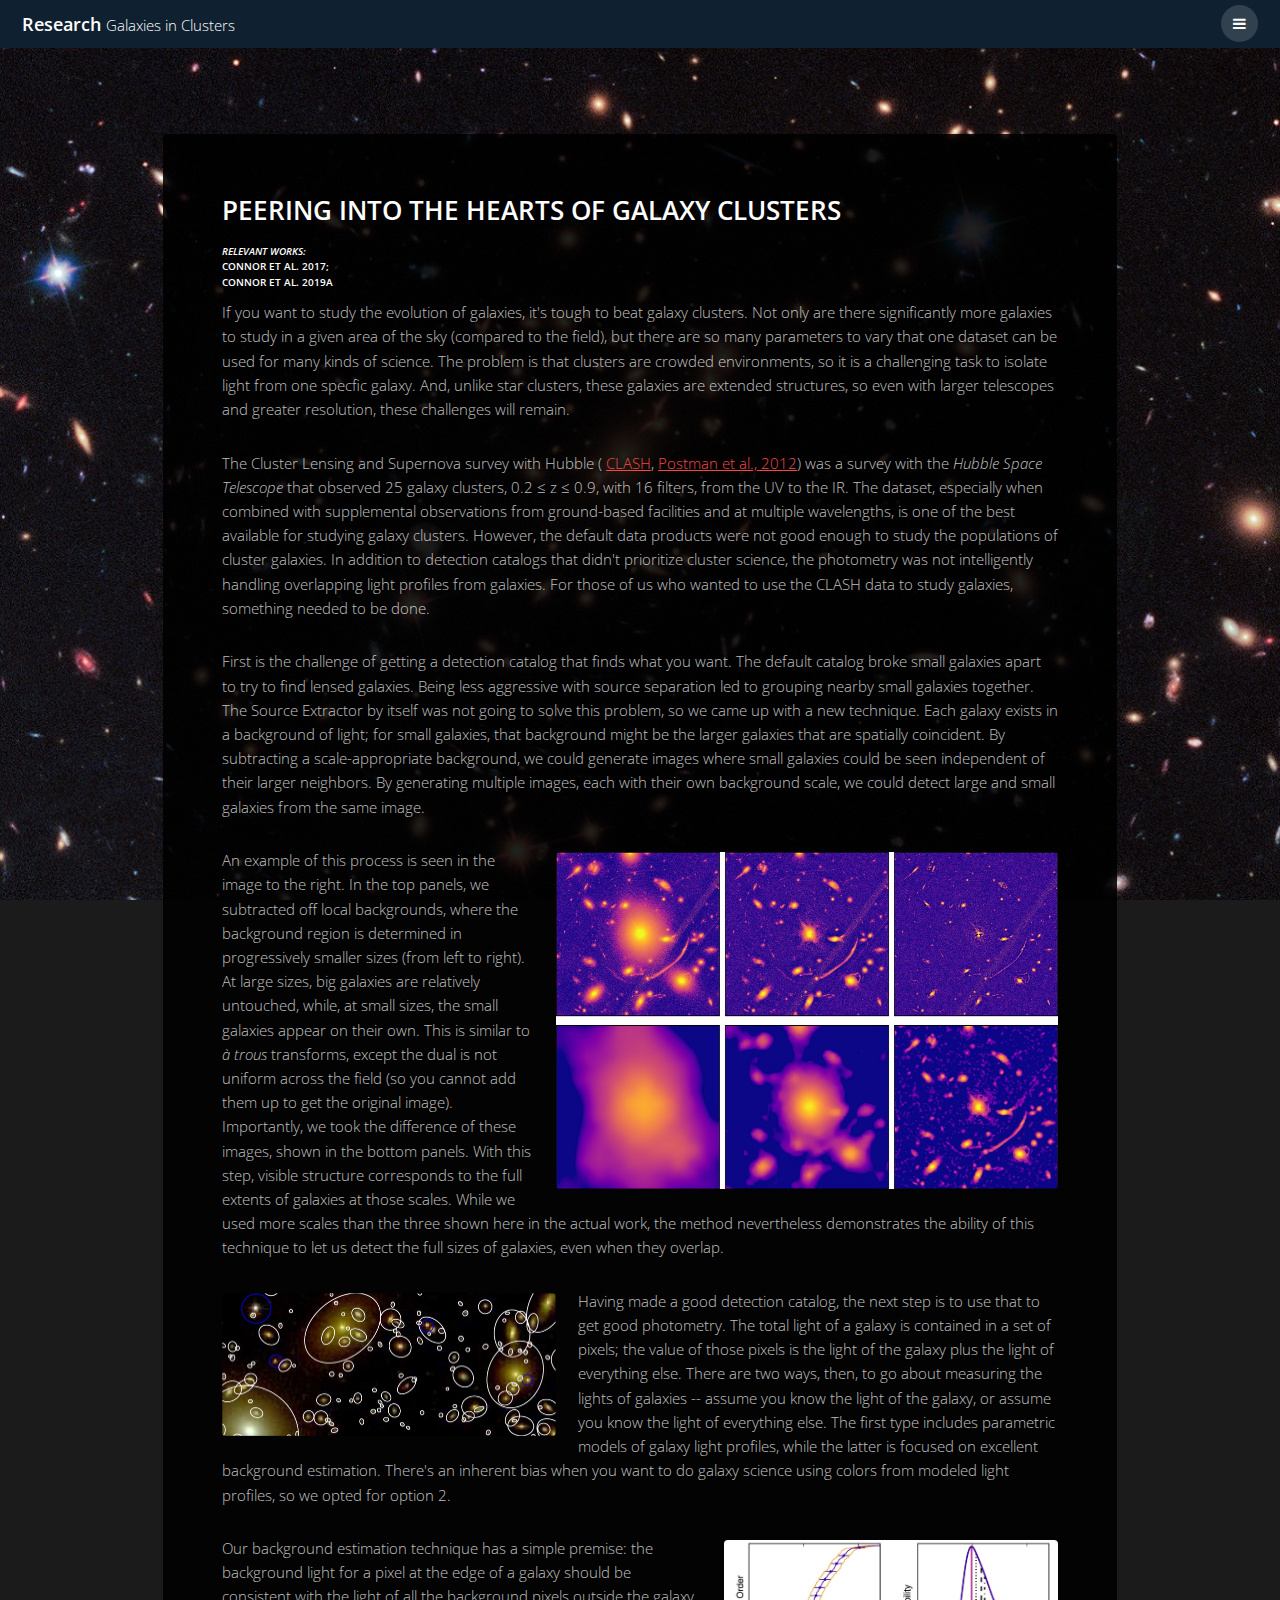
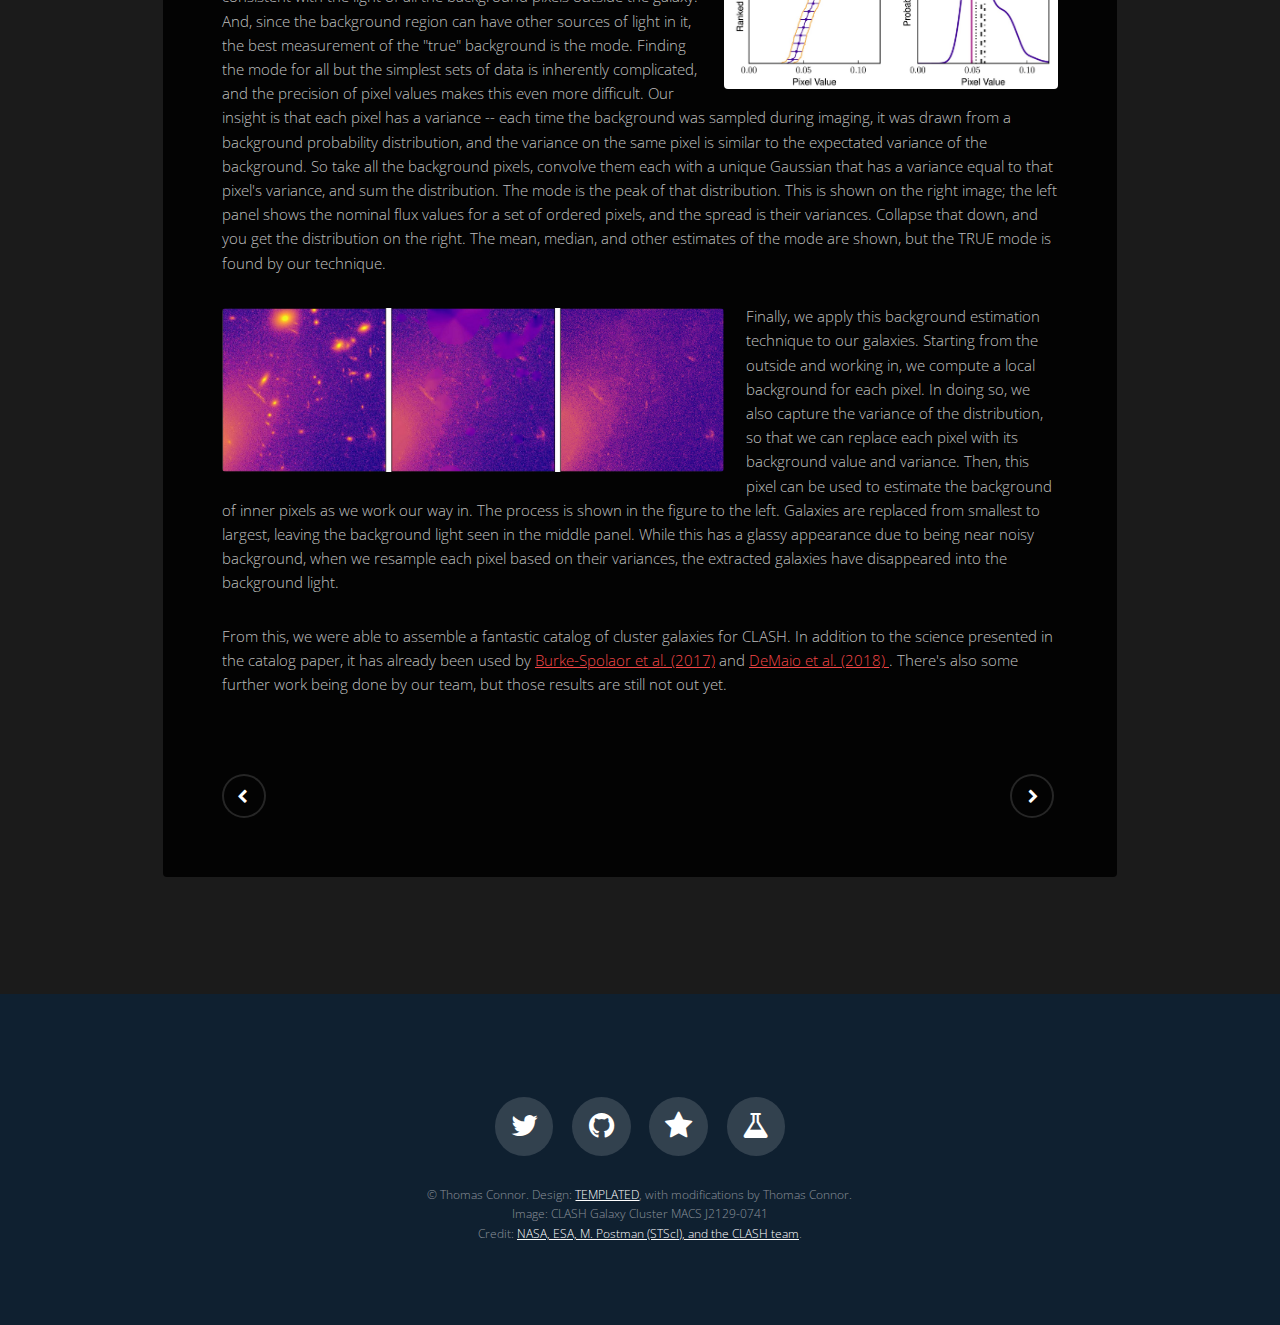
<file: cluster_galaxies.html>
<!DOCTYPE HTML>
<!--
	Road Trip by TEMPLATED
	templated.co @templatedco
	Released for free under the Creative Commons Attribution 3.0 license (templated.co/license)
-->
<html>
	<head>
		<title>Galaxies in Clusters</title>
		<meta charset="utf-8" />
		<meta name="viewport" content="width=device-width, initial-scale=1" />
		<link rel="stylesheet" href="assets/css/main.css" />
	</head>
	<body class="subpage">

		<!-- Header -->
			<header id="header" class="alt">
				<div class="logo"><a href="research.html">Research <span> Galaxies in Clusters</span></a></div>
				<a href="#menu"><span>Menu</span></a>
			</header>

      <!-- Nav -->
  			<nav id="menu">
  				<ul class="links">
  					<li><a href="index.html">Home</a></li>
  					<li><a href="cv.html">CV</a></li>
  					<li><a href="research.html">Research</a></li>
  					<li><a href="contact.html">Contact</a></li>

  				</ul>
  			</nav>

		<!-- Content -->
		<!--
			Note: To show a background image, set the "data-bg" attribute below
			to the full filename of your image. This is used in each section to set
			the background image.
		-->
			<section id="post" class="wrapper bg-img" data-bg="CLASH_bkg_image.jpg">
				<div class="inner" >
					<article class="drbox">
						<header>
							<h2>Peering Into the Hearts of Galaxy Clusters</h2>
              <h6><i>Relevant Works:</i></br>
								<a href="https://ui.adsabs.harvard.edu/#abs/2017ApJ...848...37C">Connor
									 et al. 2017</a>;</br> <a
									 href="https://ui.adsabs.harvard.edu/#abs/2019ApJ...875...16C/abstract">Connor
										  et al. 2019a</a></h6>
						</header>
						<div class="content">
							<p> If you want to study the evolution of galaxies, it's tough
							to beat galaxy clusters. Not only are there significantly more
						  galaxies to study in a given area of the sky (compared to the
							field), but there are so many parameters to vary that one
						  dataset can be used for many kinds of science. The problem is
						  that clusters are crowded environments, so it is a challenging
						  task to isolate light from one specfic galaxy. And, unlike star
						  clusters, these galaxies are extended structures, so even with
						  larger telescopes and greater resolution, these challenges
						  will remain. </p>

							<p>The Cluster Lensing and Supernova survey with Hubble (
								<a href="http://www.stsci.edu/~postman/CLASH/Home.html">CLASH</a>,
								<a href="https://ui.adsabs.harvard.edu/#abs/2012ApJS..199...25P">Postman
									et al., 2012</a>) was a survey with the <i>Hubble Space Telescope</i>
									that observed 25 galaxy clusters, 0.2 &le; z &le; 0.9, with
									16 filters, from the UV to the IR. The dataset, especially when
									combined with supplemental observations from ground-based facilities
									and at multiple wavelengths, is one of the best available for
									studying galaxy clusters. However, the default data products
									were not good enough to study the populations of cluster galaxies.
									In addition to detection catalogs that didn't prioritize cluster
									science, the photometry was not intelligently handling overlapping
									light profiles from galaxies. For those of us who wanted to use
									the CLASH data to study galaxies, something needed to be done.
							</p>

							<p>First is the challenge of getting a detection catalog that finds
							   what you want. The default catalog broke small galaxies apart to try
						     to find lensed galaxies. Being less aggressive with source separation
						     led to grouping nearby small galaxies together. The Source Extractor
						     by itself was not going to solve this problem, so we came up with
						     a new technique. Each galaxy exists in a background of light; for small
					    	 galaxies, that background might be the larger galaxies that are
							   spatially coincident. By subtracting a scale-appropriate background,
							   we could generate images where small galaxies could be seen independent
							   of their larger neighbors. By generating multiple images, each with their
							   own background scale, we could detect large and small galaxies from
							   the same image. </p>

              <p> <span class="image largeright"><img src="images\atrous_clash.jpg" alt="" /></span>
							An example of this process is seen in the image to the right. In the top panels,
						  we subtracted off local backgrounds, where the background region is determined
						  in progressively smaller sizes (from left to right). At large sizes, big galaxies
						  are relatively untouched, while, at small sizes, the small galaxies appear on their
					    own. This is similar to <i>&agrave; trous</i> transforms, except the dual is
						  not uniform across the field (so you cannot add them up to get the original image).
						  Importantly, we took the difference of these images, shown in the bottom panels.
						  With this step, visible structure corresponds to the full extents of galaxies at those
						  scales. While we used more scales than the three shown here in the actual work, the method
						  nevertheless demonstrates the ability of this technique to let us detect the full sizes
						  of galaxies, even when they overlap. </p>

              <p><span class="image left"><img src="images\detection_of_galaxies.jpg" alt="" /></span>
							 Having made a good detection catalog, the next step is to use that
						   to get good photometry. The total light of a galaxy is contained in
						   a set of pixels; the value of those pixels is the light of the galaxy
						   plus the light of everything else. There are two ways, then, to go about
						   measuring the lights of galaxies -- assume you know the light of the galaxy,
						   or assume you know the light of everything else. The first type includes
						   parametric models of galaxy light profiles, while the latter is
						   focused on excellent background estimation. There's an inherent
						   bias when you want to do galaxy science using colors from modeled
						   light profiles, so we opted for option 2.   </p>

              <p><span class="image right"><img src="images\depeche_explained.jpg" alt="" /></span>
								Our background estimation technique has a simple premise: the background
							  light for a pixel at the edge of a galaxy should be consistent with
							  the light of all the background pixels outside the galaxy. And,
							  since the background region can have other sources of light in it,
							  the best measurement of the "true" background is the mode. Finding
							  the mode for all but the simplest sets of data is inherently complicated,
							  and the precision of pixel values makes this even more difficult. Our
							  insight is that each pixel has a variance -- each time the background
							  was sampled during imaging, it was drawn from a background probability
								distribution, and the variance on the same pixel is similar to the
								expectated variance of the background. So take all the background pixels,
								convolve them each with a unique Gaussian that has a variance equal to that pixel's
								variance, and sum the distribution. The mode is the peak of that distribution.
								This is shown on the right image; the left panel shows the nominal flux
								values for a set of ordered pixels, and the spread is their variances.
								Collapse that down, and you get the distribution on the right. The mean,
								median, and other estimates of the mode are shown, but the TRUE mode is
								found by our technique.
							  </p>

								<p><span class="image largeleft"><img src="images\depeche_in_action.jpg" alt="" /></span>
								Finally, we apply this background estimation technique to our galaxies.
								Starting from the outside and working in, we compute a local background
								for each pixel. In doing so, we also capture the variance of the
								distribution, so that we can replace each pixel with its background
								value and variance. Then, this pixel can be used to estimate the
								background of inner pixels as we work our way in. The process is
								shown in the figure to the left. Galaxies are replaced from smallest
								to largest, leaving the background light seen in the middle panel.
								While this has a glassy appearance due to being near noisy background,
								when we resample each pixel based on their variances, the extracted
								galaxies have disappeared into the background light.
								</p>

              <p> From this, we were able to assemble a fantastic catalog of cluster
								galaxies for CLASH. In addition to the science presented in the
								catalog paper, it has already been used by
								<a href="https://ui.adsabs.harvard.edu/#abs/2017ApJ...849...59B/abstract">Burke-Spolaor
								et al. (2017)</a> and
								<a href="https://ui.adsabs.harvard.edu/#abs/2018MNRAS.474.3009D/abstract">DeMaio
								et al. (2018) </a>. There's also some further work being done by
								our team, but those results are still not out yet.
							</p>
          <br></br>
						</div>
						<footer>
							<ul class="actions">
                <li><a href="xray_titans.html" class="button alt icon fa-chevron-left">
                  <span class="label">Studying the Titans of the Early Universe with X-rays</span></a></li>
								<!-- <li><a href="groups_to_clusters.html" class="button alt icon fa-chevron-left">
                  <span class="label">Transitioning from Groups to Clusters</span></a></li> -->
								<li><a href="precipitation.html" class="button alt icon fa-chevron-right">
                  <span class="label">Star Formation in Brightest Cluster Galaxies</span></a></li>
							</ul>
						</footer>
					</article>
				</div>
			</section>

		<!-- Footer -->
    <footer id="footer">
      <div class="inner">

        <!-- <h2>Contact Me</h2>

        <form action="#" method="post">

          <div class="field half first">
            <label for="name">Name</label>
            <input name="name" id="name" type="text" placeholder="Name">
          </div>
          <div class="field half">
            <label for="email">Email</label>
            <input name="email" id="email" type="email" placeholder="Email">
          </div>
          <div class="field">
            <label for="message">Message</label>
            <textarea name="message" id="message" rows="6" placeholder="Message"></textarea>
          </div>
          <ul class="actions">
            <li><input value="Send Message" class="button alt" type="submit"></li>
          </ul>
        </form> -->

        <ul class="icons">
          <li><a href="https://twitter.com/Thomas_Connor" class="icon round fa-twitter"><span class="label">Twitter</span></a></li>
          <li><a href="https://github.com/tconnor/" class="icon round fa-github"><span class="label">Github</span></a></li>
          <li><a href="https://ui.adsabs.harvard.edu/#search/q=orcid%3A0000-0002-7898-7664&sort=date%20desc%2C%20bibcode%20desc&p_=0"
             class="icon round fa-star"><span class="label">ADS</span></a></li>
          <li><a href="https://scholar.google.com/citations?user=avKFS_kAAAAJ"
               class="icon round fa-flask"><span class="label">Google Scholar</span></a></li>
        </ul>

        <div class="copyright">
          &copy; Thomas Connor. Design: <a href="https://templated.co">TEMPLATED</a>, with modifications by Thomas Connor.</br>
          Image: CLASH Galaxy Cluster MACS J2129-0741 </br> Credit: <a href="http://hubblesite.org/image/4053/news">NASA, ESA, M. Postman (STScI), and the CLASH team</a>.
        </div>

      </div>
    </footer>

		<!-- Scripts -->
			<script src="assets/js/jquery.min.js"></script>
			<script src="assets/js/jquery.scrolly.min.js"></script>
			<script src="assets/js/jquery.scrollex.min.js"></script>
			<script src="assets/js/skel.min.js"></script>
			<script src="assets/js/util.js"></script>
			<script src="assets/js/main.js"></script>

	</body>
</html>
</file>
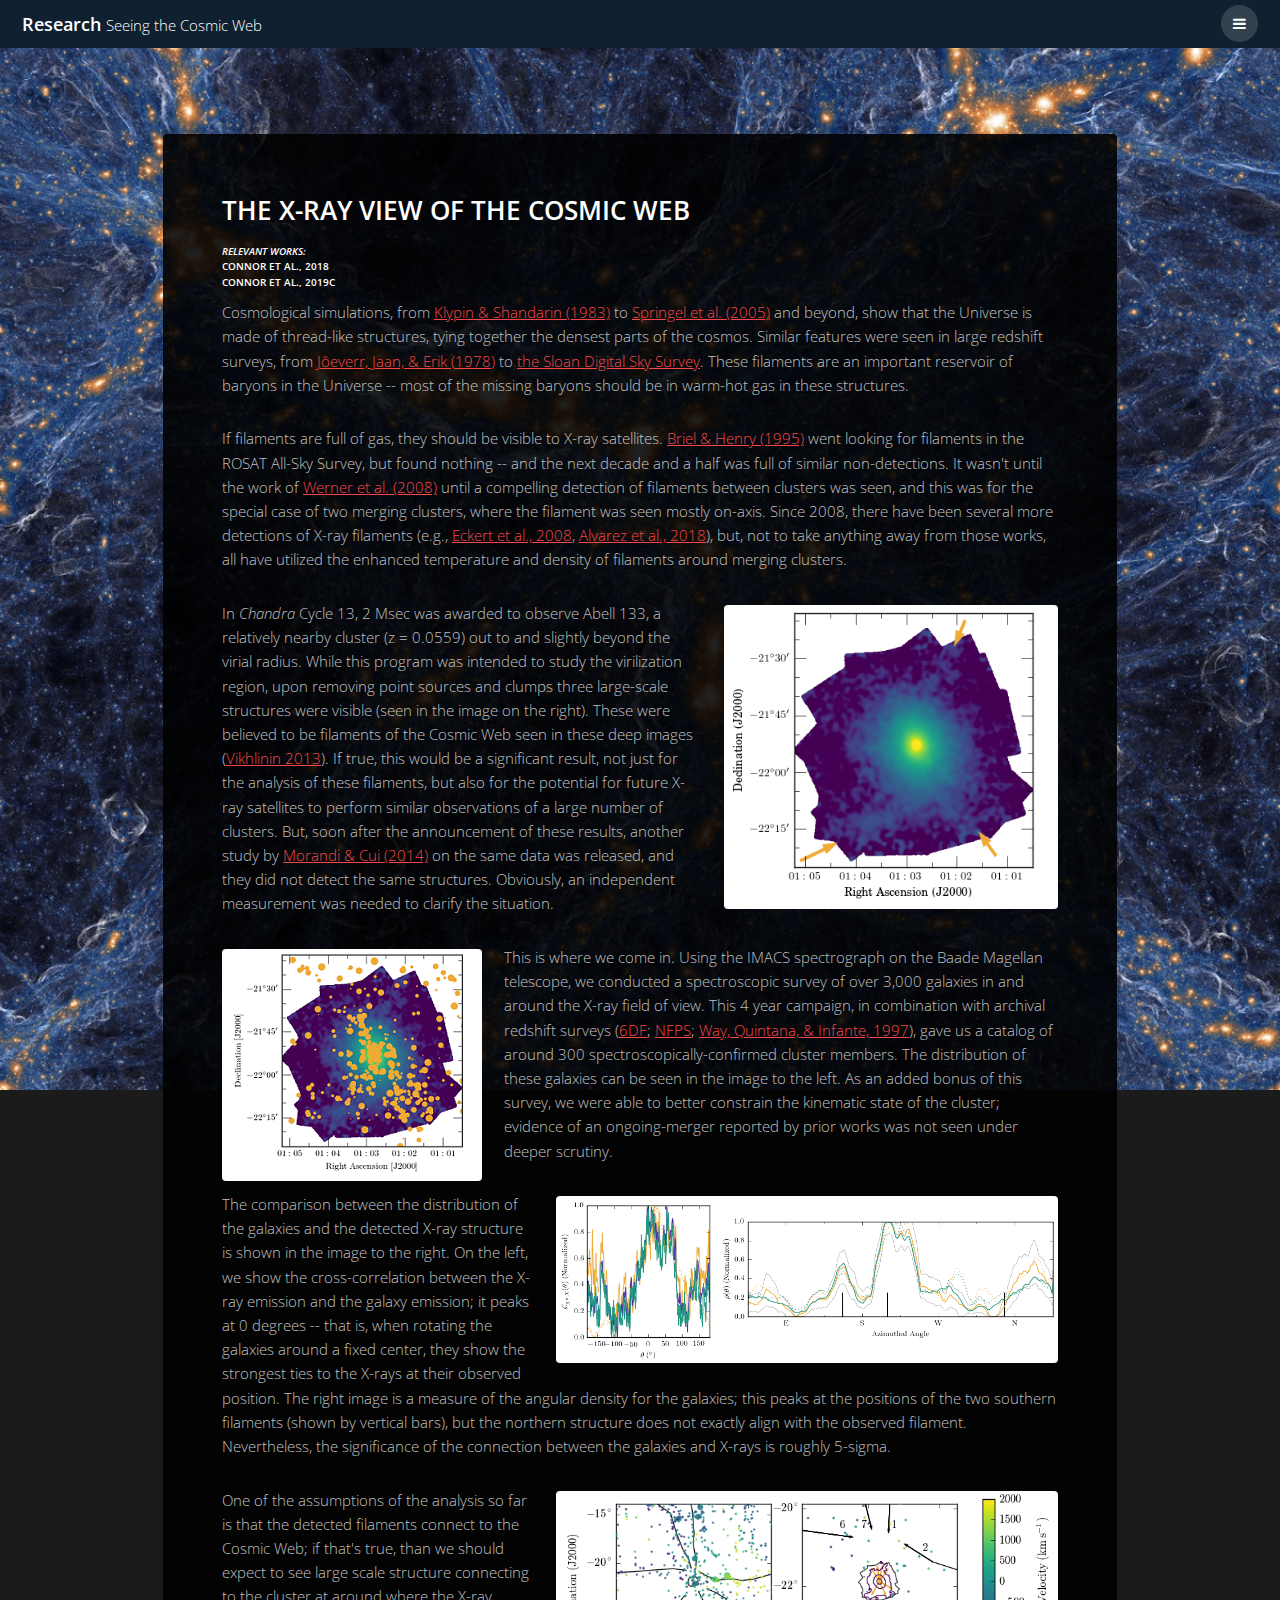
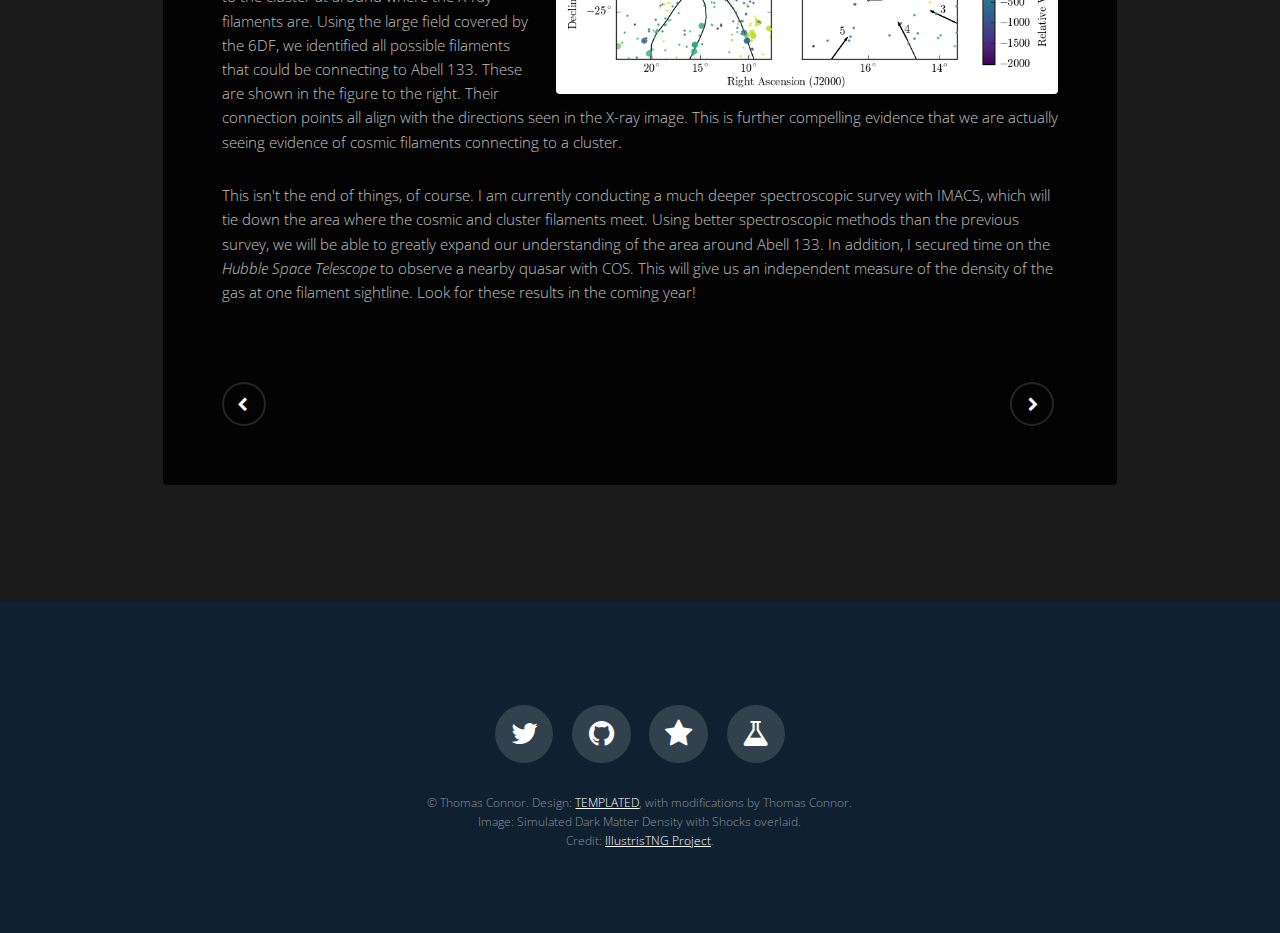
<file: cosmic_web.html>
<!DOCTYPE HTML>
<!--
	Road Trip by TEMPLATED
	templated.co @templatedco
	Released for free under the Creative Commons Attribution 3.0 license (templated.co/license)
-->
<html>
	<head>
		<title>Seeing the Cosmic Web</title>
		<meta charset="utf-8" />
		<meta name="viewport" content="width=device-width, initial-scale=1" />
		<link rel="stylesheet" href="assets/css/main.css" />
	</head>
	<body class="subpage">

		<!-- Header -->
			<header id="header" class="alt">
				<div class="logo"><a href="research.html">Research <span> Seeing the Cosmic Web</span></a></div>
				<a href="#menu"><span>Menu</span></a>
			</header>

      <!-- Nav -->
  			<nav id="menu">
  				<ul class="links">
  					<li><a href="index.html">Home</a></li>
  					<li><a href="cv.html">CV</a></li>
  					<li><a href="research.html">Research</a></li>
  					<li><a href="contact.html">Contact</a></li>

  				</ul>
  			</nav>

		<!-- Content -->
		<!--
			Note: To show a background image, set the "data-bg" attribute below
			to the full filename of your image. This is used in each section to set
			the background image.
		-->
			<section id="post" class="wrapper bg-img" data-bg="illustris_filaments_bkg.jpg">
				<div class="inner" >
					<article class="drbox">
						<header>
							<h2>The X-ray View of the Cosmic Web</h2>
              <h6><i>Relevant Works:</i></br> <a
								href="https://ui.adsabs.harvard.edu/#abs/2018arXiv180908241C/abstract">Connor
								et al., 2018</a></br>
							<a href="https://ui.adsabs.harvard.edu/abs/2019arXiv190910518C/abstract">
							Connor et al., 2019c</a></h6>
						</header>
						<div class="content">
							<p>Cosmological simulations, from
                <a href="https://ui.adsabs.harvard.edu/#abs/1983MNRAS.204..891K">Klypin
                & Shandarin (1983)</a> to
                <a href="https://ui.adsabs.harvard.edu/#abs/2005Natur.435..629S">Springel
                et al. (2005)</a> and beyond, show that the Universe is made of
                thread-like structures, tying together the densest parts of the cosmos.
                Similar features were seen in large redshift surveys, from
                <a href="https://ui.adsabs.harvard.edu/#abs/1978MNRAS.185..357J">J&ocirc;everr,
                Jaan, & Erik (1978)</a> to <a href="https://www.sdss.org/">the
                Sloan Digital Sky Survey</a>. These filaments are an important reservoir
                of baryons in the Universe -- most of the missing baryons should be
                in warm-hot gas in these structures.
             </p>

							<p>If filaments are full of gas, they should be visible to
              X-ray satellites. <a href="https://ui.adsabs.harvard.edu/#abs/1995A&A...302L...9B">Briel
              & Henry (1995)</a> went looking for filaments in the ROSAT All-Sky
              Survey, but found nothing -- and the next decade and a half was full
              of similar non-detections.  It wasn't until the work of
              <a href="https://ui.adsabs.harvard.edu/#abs/2008A&A...482L..29W">Werner
              et al. (2008)</a> until a compelling detection of filaments between
              clusters was seen, and this was for the special case of two merging
              clusters, where the filament was seen mostly on-axis. Since 2008,
              there have been several more detections of X-ray filaments (e.g.,
              <a href="https://ui.adsabs.harvard.edu/#abs/2015Natur.528..105E">Eckert
                et al., 2008</a>,
                <a href="https://ui.adsabs.harvard.edu/#abs/2018ApJ...858...44A">Alvarez
                et al., 2018</a>), but, not to take anything away from those works,
              all have utilized the enhanced temperature and density of filaments
              around merging clusters. </p>

							<p> <span class="image right"><img src="images\X-ray_image.png" alt="" /></span>
                In <i>Chandra</i> Cycle 13, 2 Msec was awarded to observe
                Abell 133, a relatively nearby cluster (z = 0.0559) out to
                and slightly beyond the virial radius.
              While this program was intended to study the virilization region,
            upon removing point sources and clumps three large-scale structures
            were visible (seen in the image on the right).
            These were believed to be filaments of the Cosmic Web
          seen in these deep images (<a
          href="https://ui.adsabs.harvard.edu/#abs/2013HEAD...1340101V">Vikhlinin
          2013</a>). If true, this would be a significant result, not
          just for the analysis of these filaments, but also for the potential
          for future X-ray satellites to perform similar observations of a large
          number of clusters. But, soon after the announcement of these
          results, another study by <a
          href="https://ui.adsabs.harvard.edu/#abs/2014MNRAS.437.1909M">
          Morandi & Cui (2014)</a> on the same data was released, and they did
          not detect the same structures. Obviously, an independent measurement
          was needed to clarify the situation. </p>

          <p><span class="image left"><img src="images\IMACS_coverage_of_xray.png" alt="" /></span>
          This is where we come in. Using the IMACS spectrograph on the Baade Magellan
          telescope, we conducted a spectroscopic survey of over 3,000 galaxies in and
          around the X-ray field of view. This 4 year campaign, in combination with
          archival redshift surveys (<a href="http://www.6dfgs.net/">6DF</a>;
           <a href="https://ui.adsabs.harvard.edu/#abs/2004AJ....128.1558S">NFPS</a>;
            <a href="https://ui.adsabs.harvard.edu/#abs/1997astro.ph..9036W">Way,
              Quintana, & Infante, 1997</a>), gave us a catalog of around 300
            spectroscopically-confirmed cluster members. The distribution of these
           galaxies can be seen in the image to the left. As an added bonus of this
           survey, we were able to better constrain the kinematic state of the cluster;
           evidence of an ongoing-merger reported by prior works was not seen under
           deeper scrutiny.</p>

           <p> <span class="image largeright"><img src="images\crosscor_analysis_of_filaments.png" alt="" /></span>
            The comparison between the distribution of the galaxies and the detected X-ray
            structure is shown in the image to the right. On the left, we show the
            cross-correlation between the X-ray emission and the galaxy emission;
            it peaks at 0 degrees -- that is, when rotating the galaxies around a
            fixed center, they show the strongest ties to the X-rays at their observed
            position. The right image is a measure of the angular density for the galaxies;
            this peaks at the positions of the two southern filaments (shown by vertical bars),
            but the northern structure does not exactly align with the observed filament.
            Nevertheless, the significance of the connection between the galaxies and X-rays
            is roughly 5-sigma.</p>

            <p><span class="image largeright"><img src="images\lss_around_a133.png" alt="" /></span>
             One of the assumptions of the analysis so far is that the detected
             filaments connect to the Cosmic Web; if that's true, than we should expect to see
             large scale structure connecting to the cluster at around where the
             X-ray filaments are. Using the large field covered by the 6DF, we
             identified all possible filaments that could be connecting to Abell
             133. These are shown in the figure to the right. Their connection
             points all align with the directions seen in the X-ray image. This
             is further compelling evidence that we are actually seeing evidence
             of cosmic filaments connecting to a cluster.</p>

             <p>This isn't the end of things, of course. I am currently conducting
             a much deeper spectroscopic survey with IMACS, which will tie down
             the area where the cosmic and cluster filaments meet. Using better
             spectroscopic methods than the previous survey, we will be able
             to greatly expand our understanding of the area around Abell 133.
             In addition, I secured time on the <i>Hubble Space Telescope</i>
             to observe a nearby quasar with COS. This will give us an independent
             measure of the density of the gas at one filament sightline. Look
             for these results in the coming year!</p>
          <br></br>
						</div>
						<footer>
							<ul class="actions">
                <li><a href="grusters.html" class="button alt icon fa-chevron-left">
                  <span class="label">Transitioning from Groups to Clusters</span></a></li>
								<li><a href="xray_titans.html" class="button alt icon fa-chevron-right">
                  <span class="label">Studying the Titans of the Early Universe with X-rays</span></a></li>
							</ul>
						</footer>
					</article>
				</div>
			</section>

		<!-- Footer -->
    <footer id="footer">
      <div class="inner">

         <ul class="icons">
          <li><a href="https://twitter.com/Thomas_Connor" class="icon round fa-twitter"><span class="label">Twitter</span></a></li>
          <li><a href="https://github.com/tconnor/" class="icon round fa-github"><span class="label">Github</span></a></li>
          <li><a href="https://ui.adsabs.harvard.edu/#search/q=orcid%3A0000-0002-7898-7664&sort=date%20desc%2C%20bibcode%20desc&p_=0"
             class="icon round fa-star"><span class="label">ADS</span></a></li>
          <li><a href="https://scholar.google.com/citations?user=avKFS_kAAAAJ"
               class="icon round fa-flask"><span class="label">Google Scholar</span></a></li>
        </ul>

        <div class="copyright">
          &copy; Thomas Connor. Design: <a href="https://templated.co">TEMPLATED</a>, with modifications by Thomas Connor.</br>
          Image: Simulated Dark Matter Density with Shocks overlaid. </br> Credit: <a href="http://www.tng-project.org/">IllustrisTNG Project</a>.
        </div>

      </div>
    </footer>

		<!-- Scripts -->
			<script src="assets/js/jquery.min.js"></script>
			<script src="assets/js/jquery.scrolly.min.js"></script>
			<script src="assets/js/jquery.scrollex.min.js"></script>
			<script src="assets/js/skel.min.js"></script>
			<script src="assets/js/util.js"></script>
			<script src="assets/js/main.js"></script>

	</body>
</html>
</file>
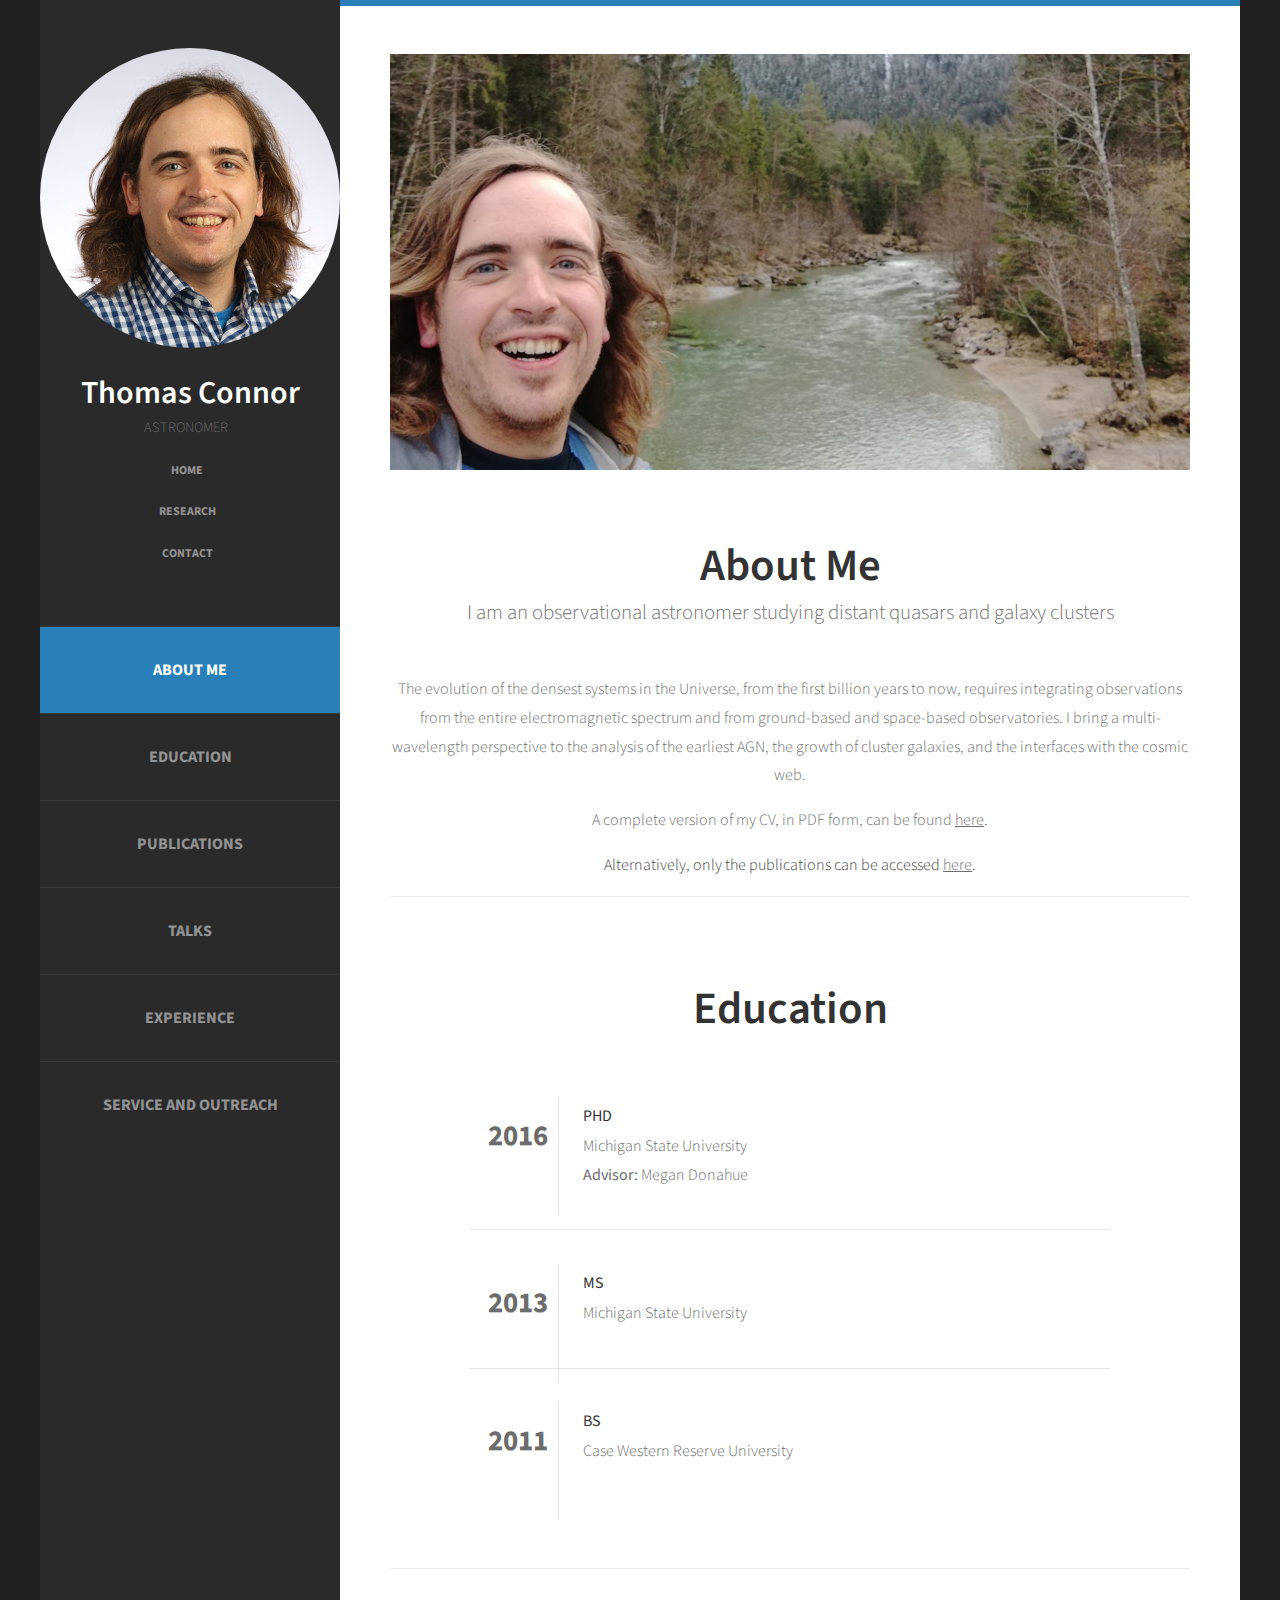
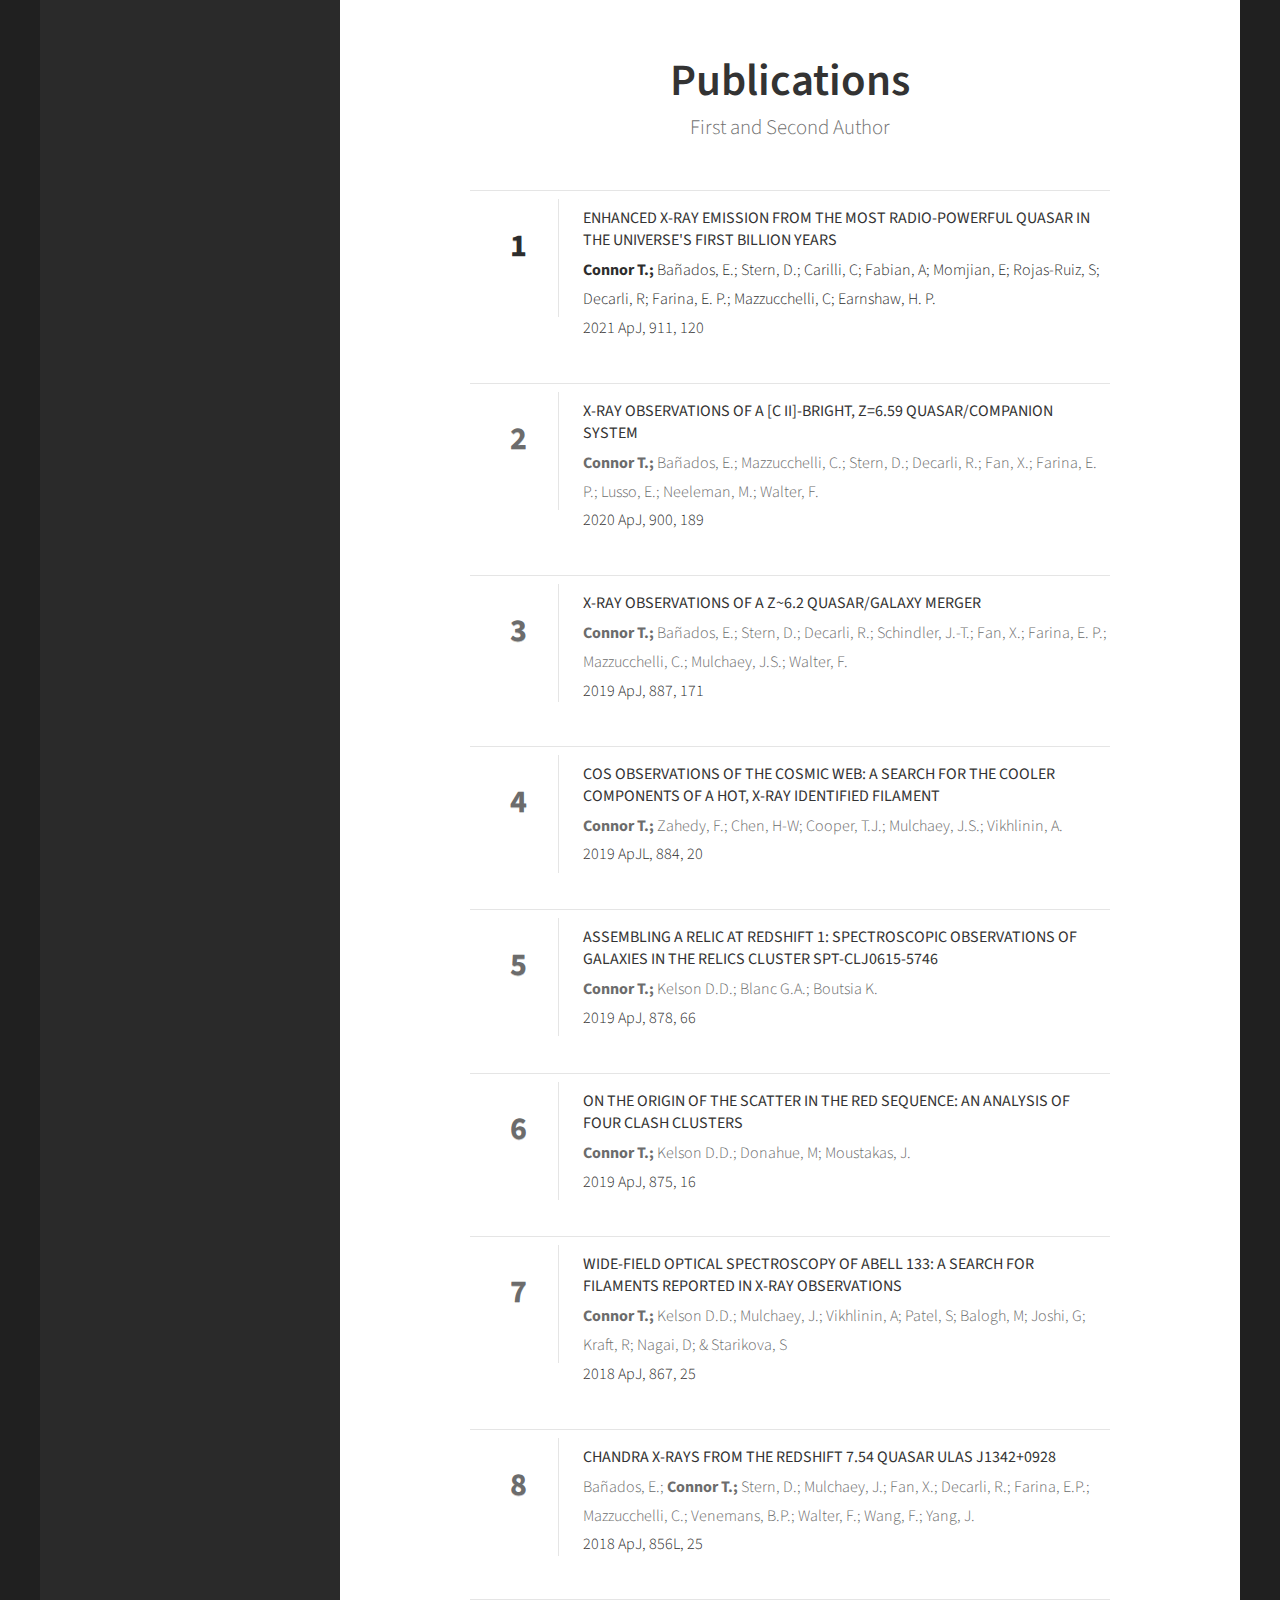
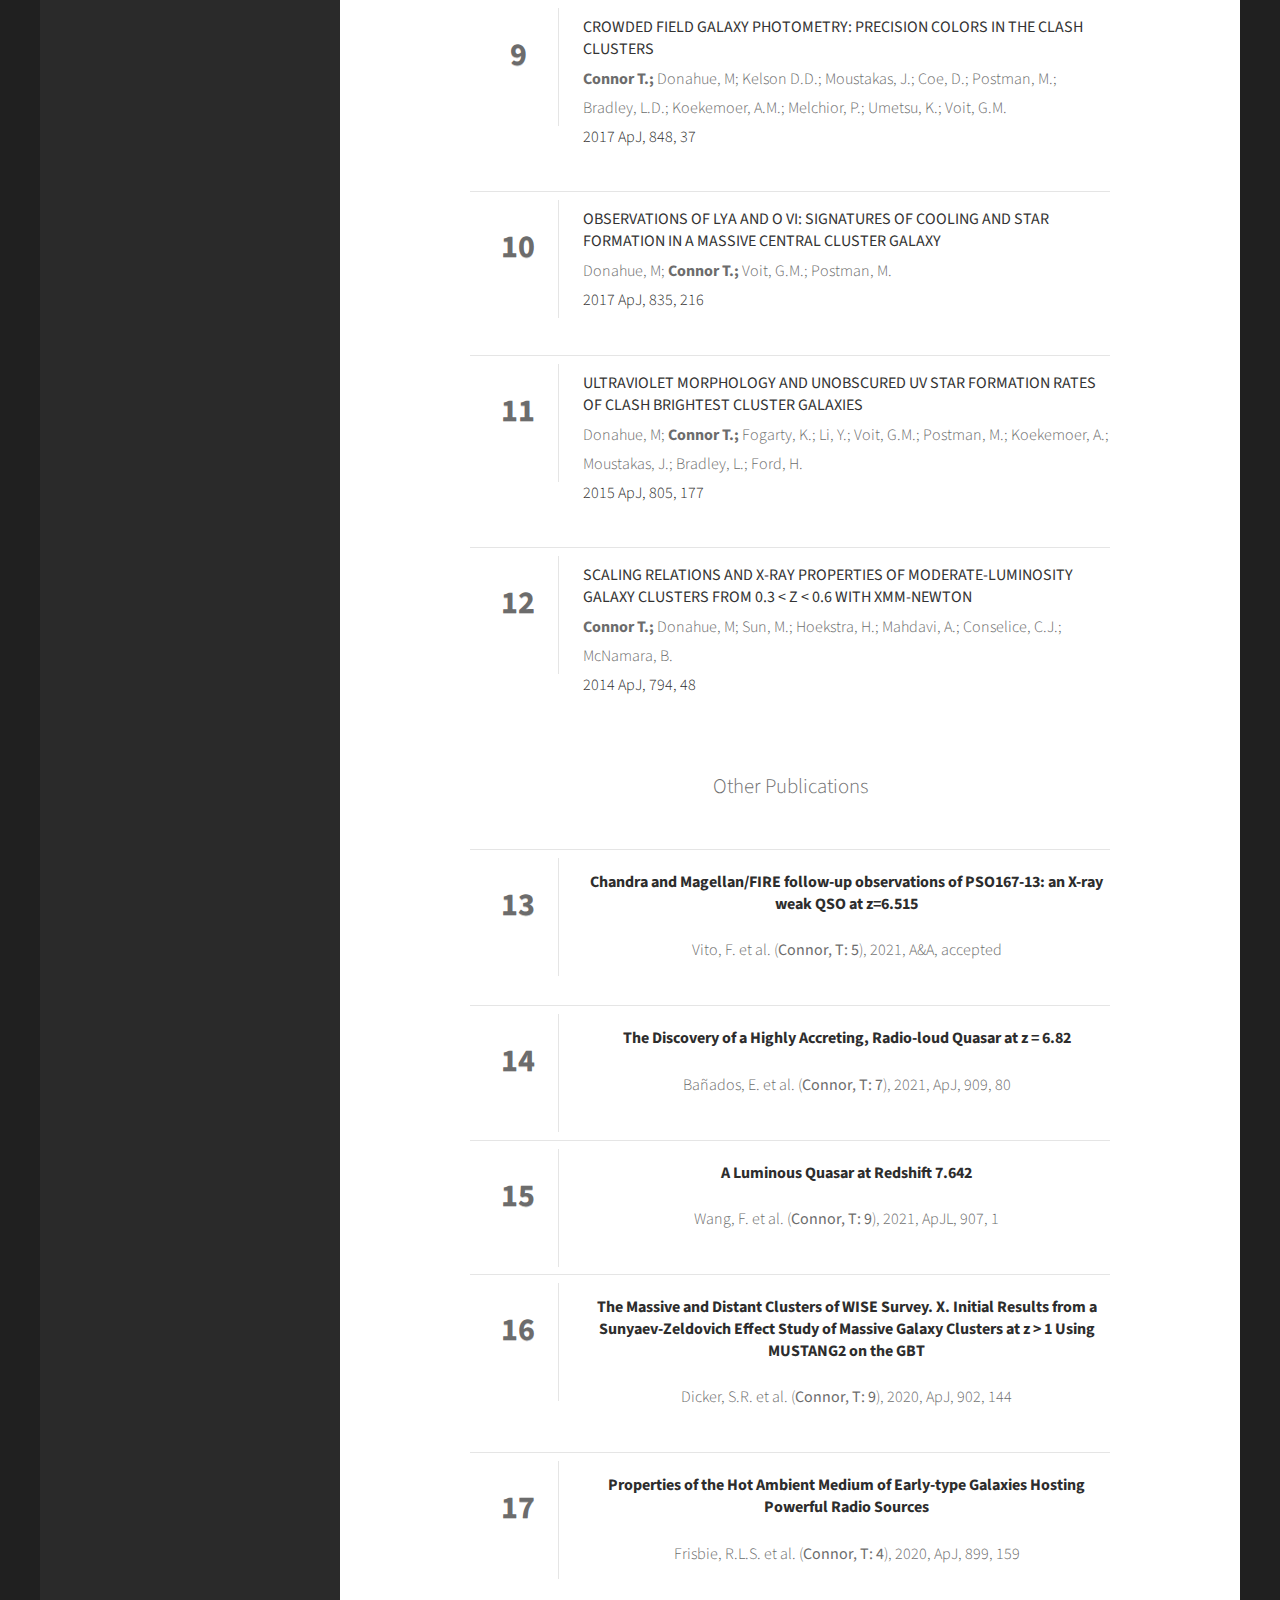
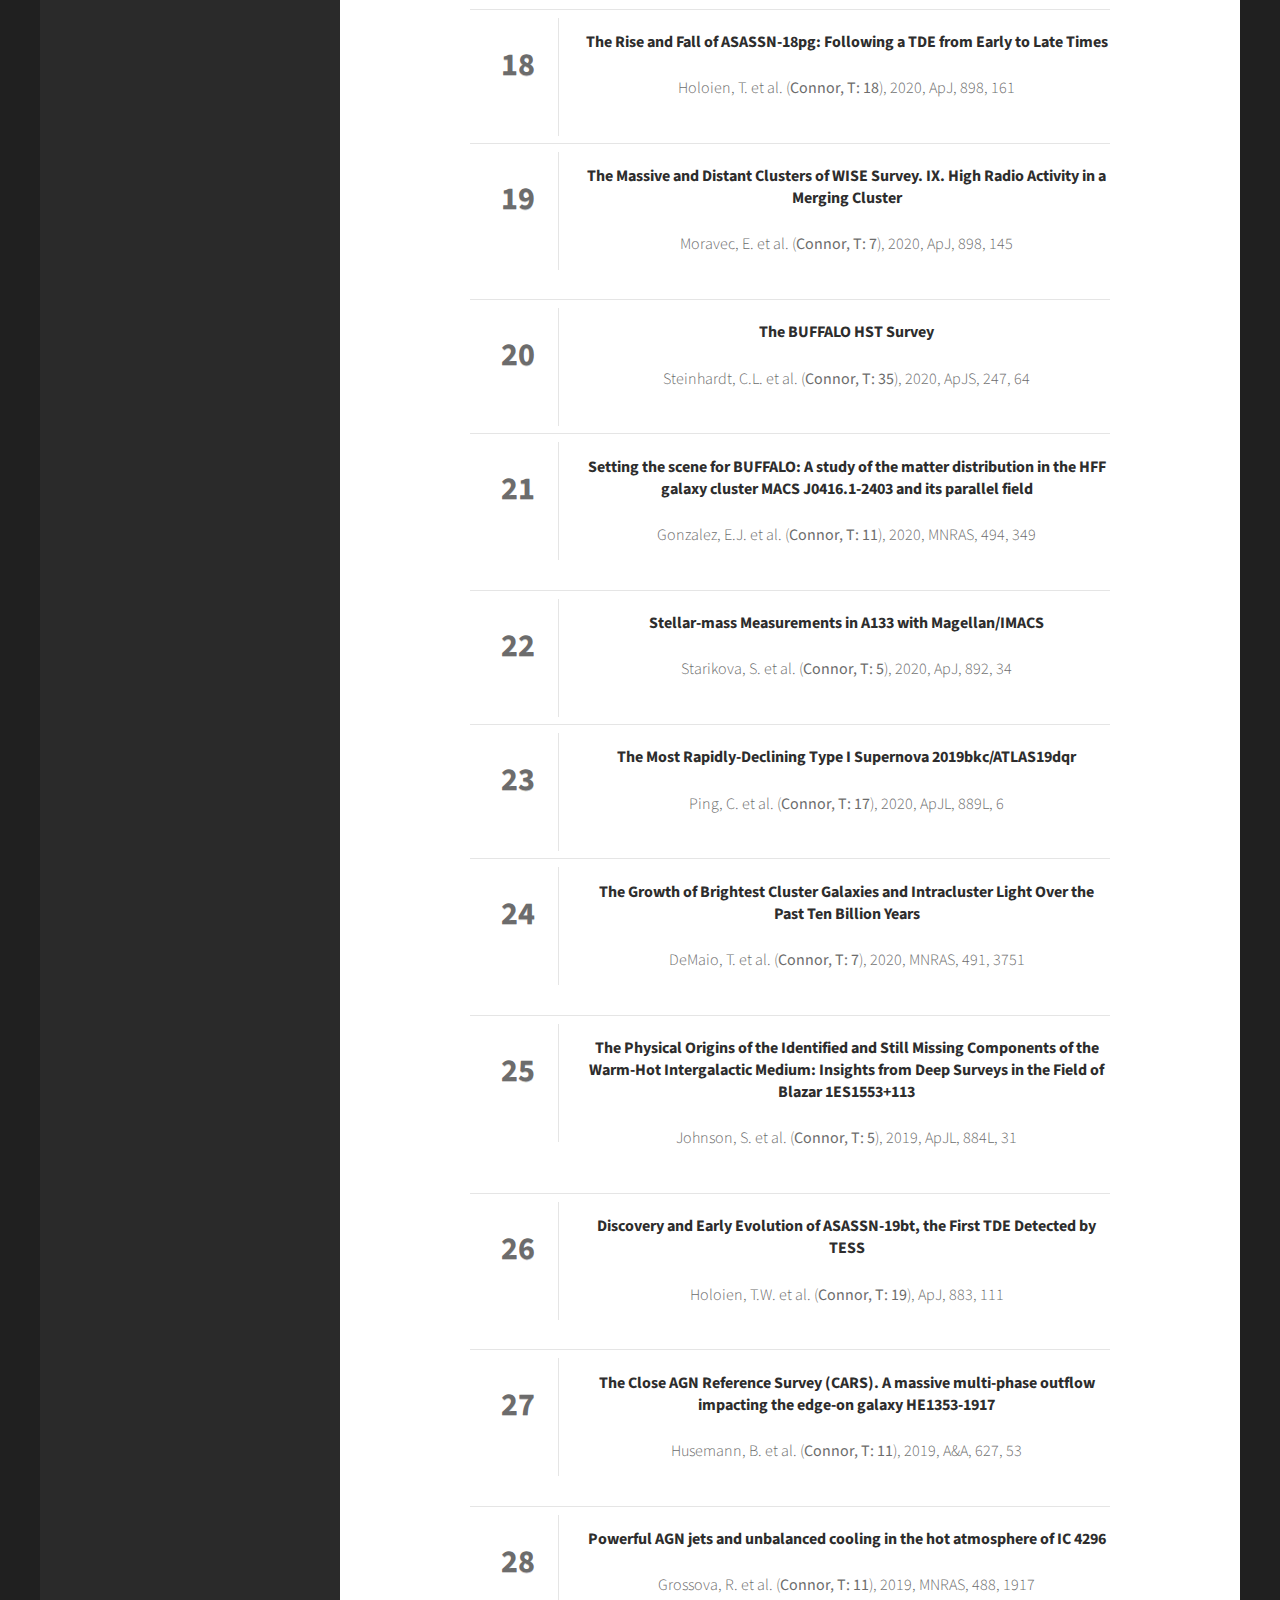
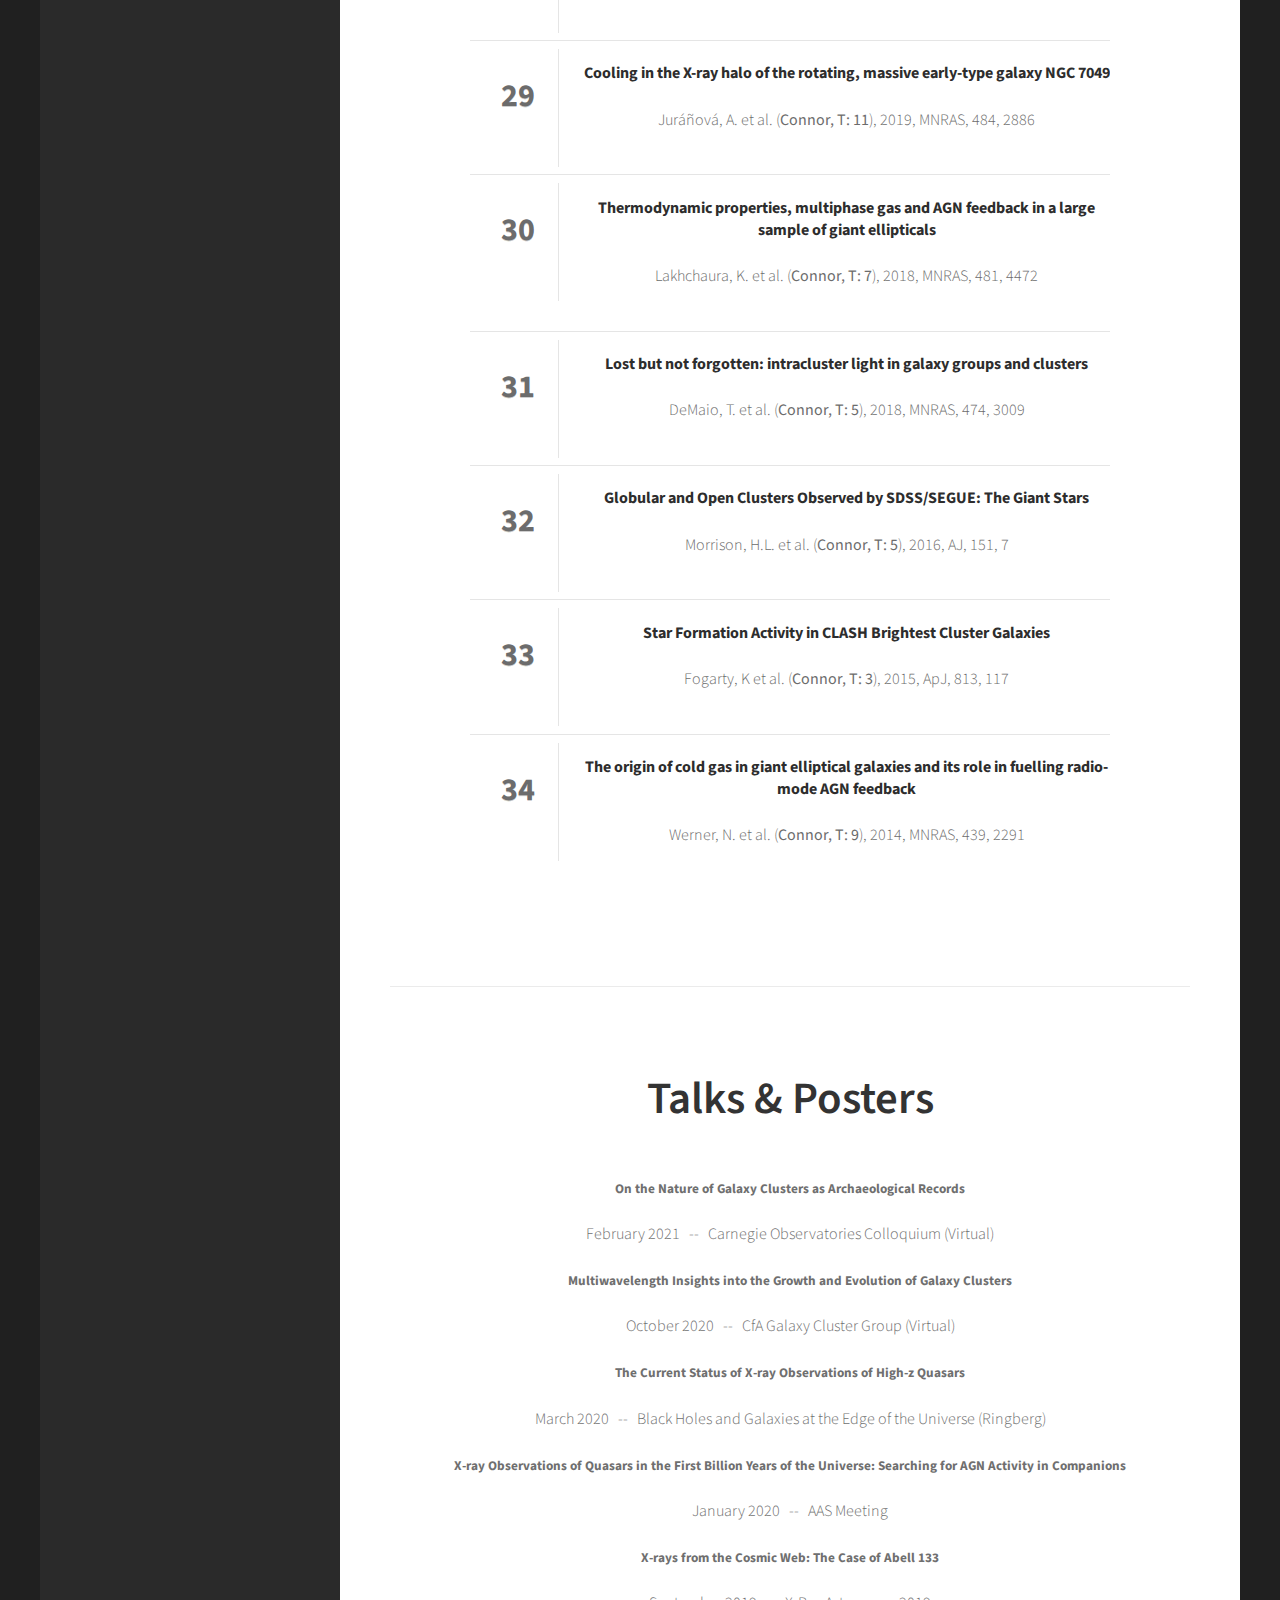
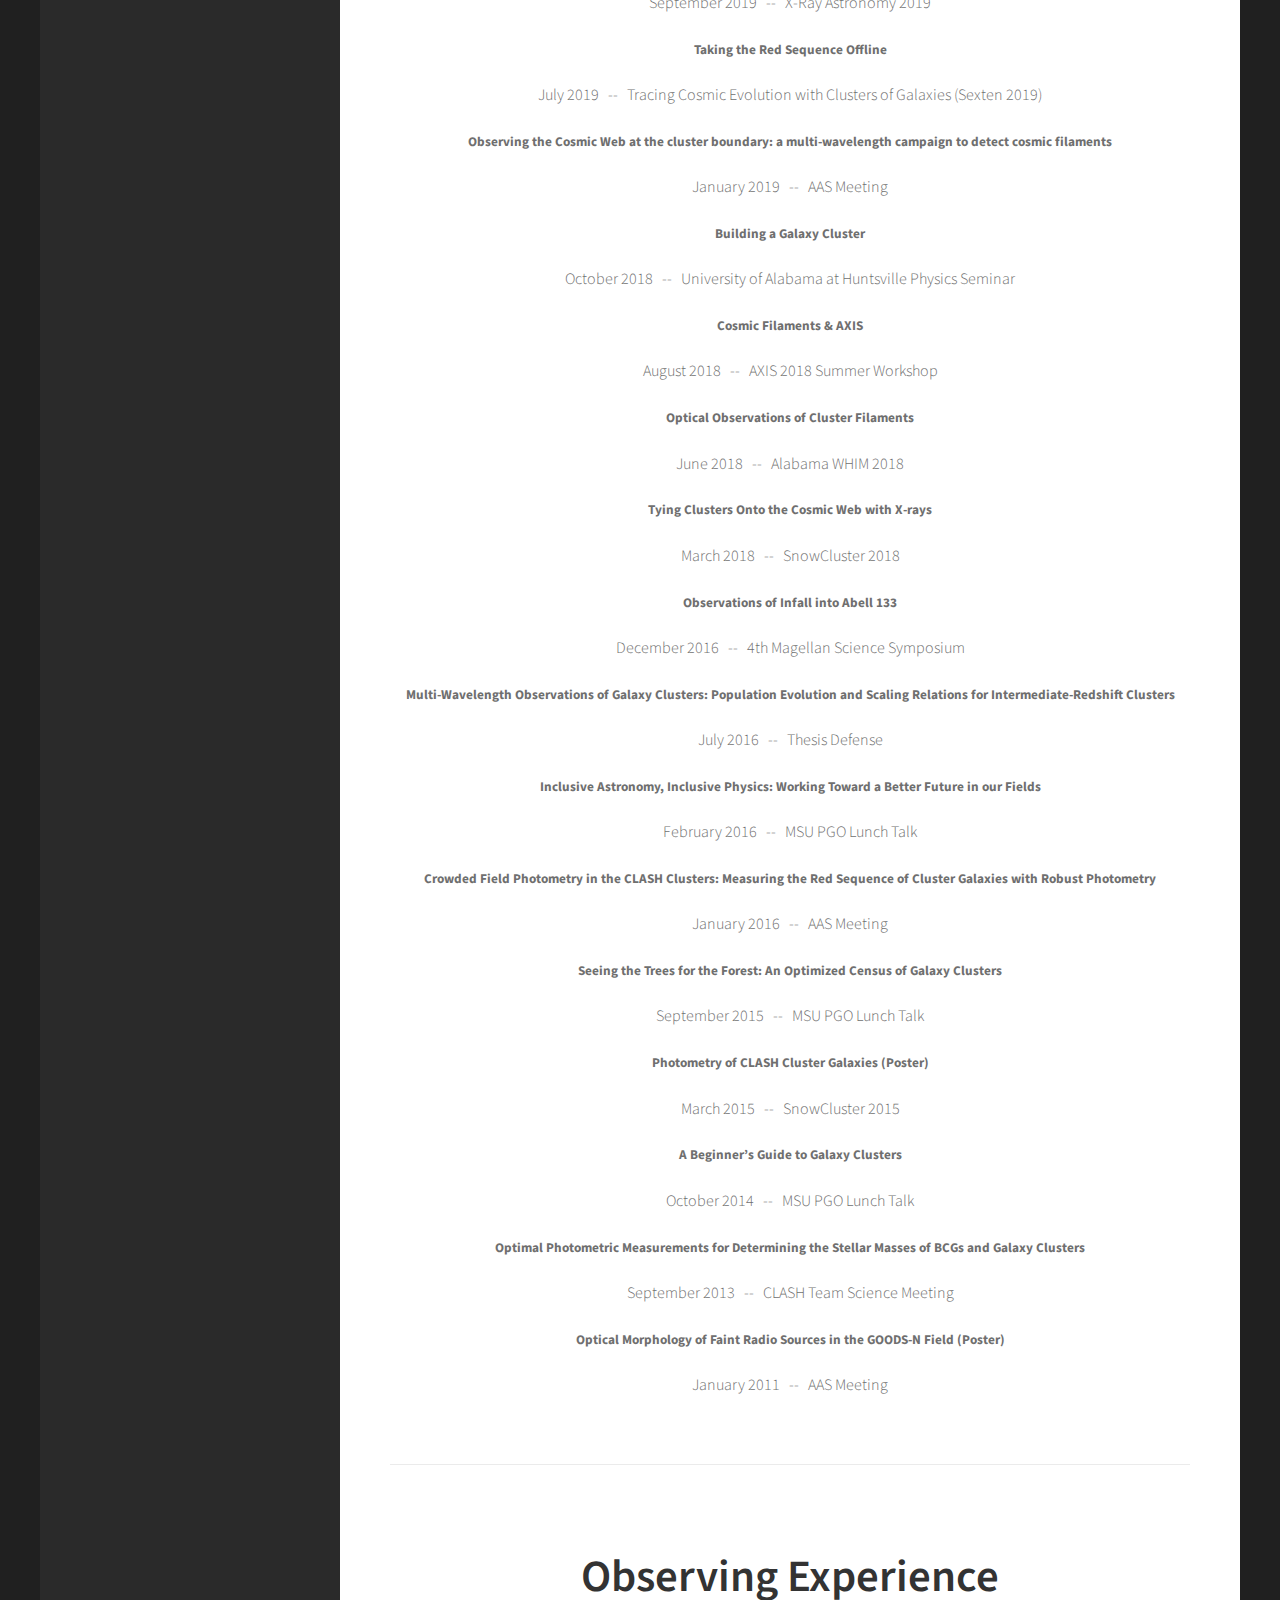
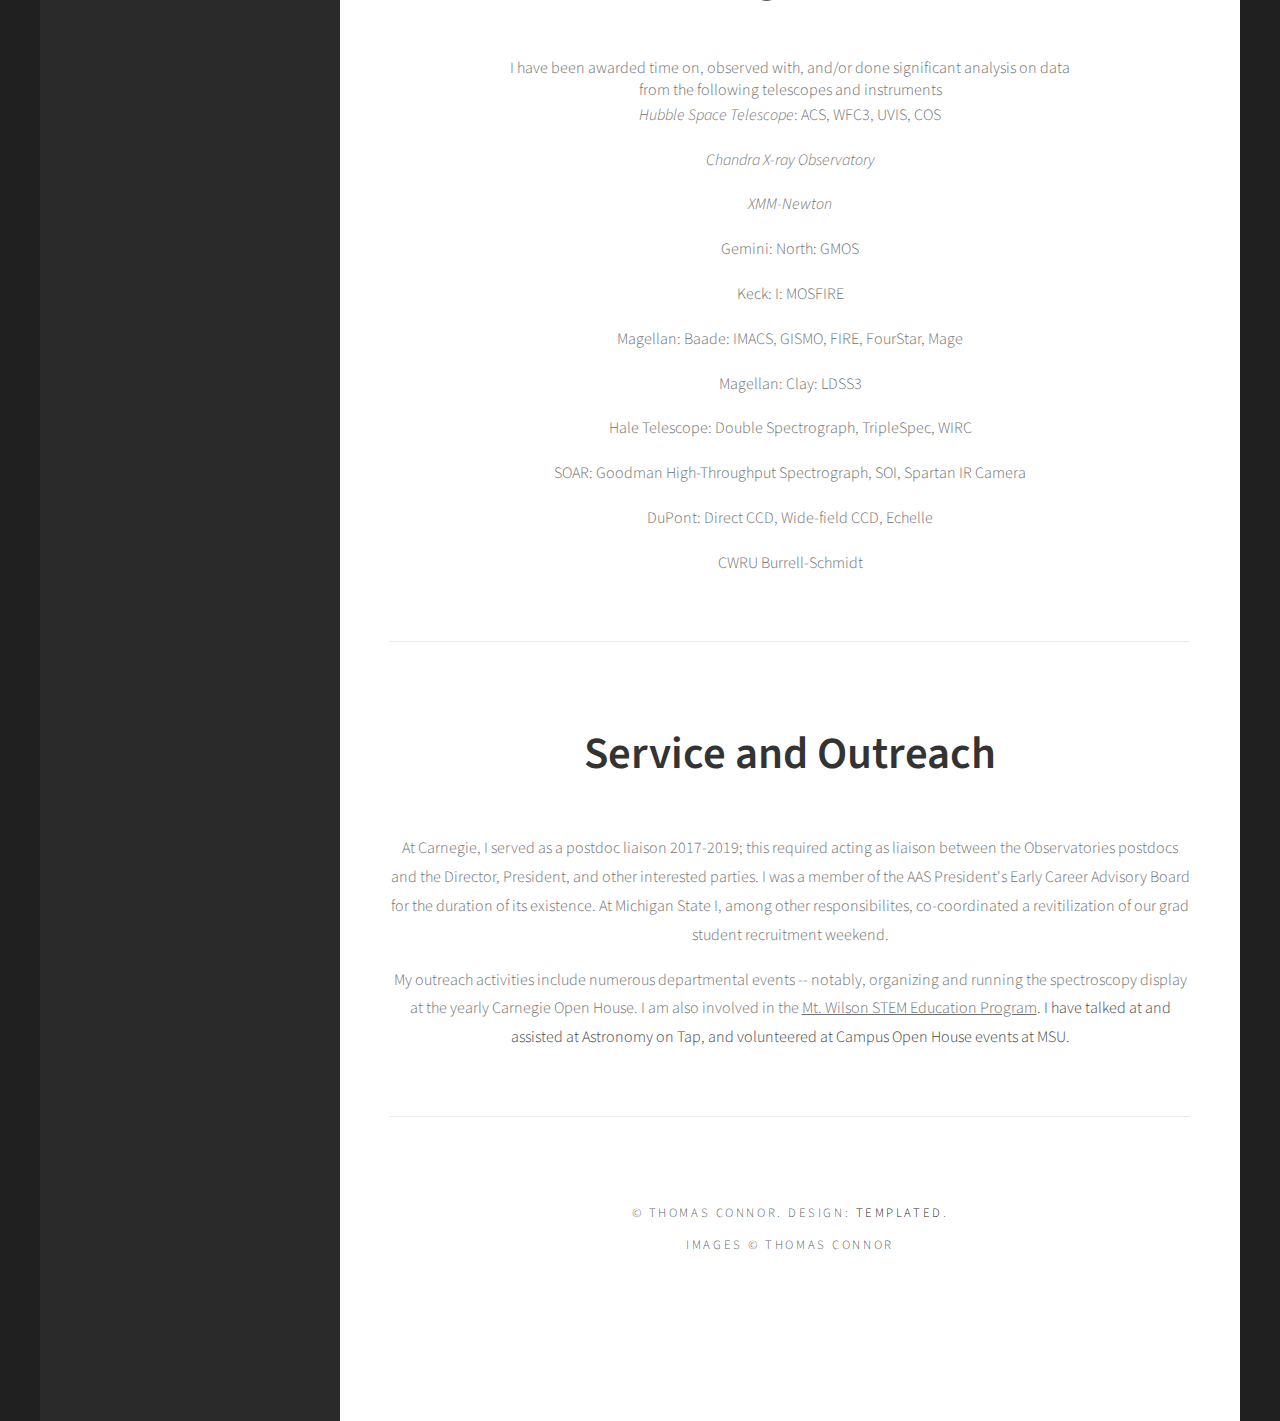
<file: cv.html>
<!DOCTYPE html PUBLIC "-//W3C//DTD XHTML 1.0 Strict//EN" "http://www.w3.org/TR/xhtml1/DTD/xhtml1-strict.dtd">
<!--
Design by TEMPLATED
http://templated.co
Released for free under the Creative Commons Attribution License

Name       : Skeleton
Description: A two-column, fixed-width design with dark color scheme.
Version    : 1.0
Released   : 20130902

-->
<html xmlns="http://www.w3.org/1999/xhtml">
<head>
<meta http-equiv="Content-Type" content="text/html; charset=utf-8" />
<title></title>
<meta name="keywords" content="" />
<meta name="description" content="" />
<link href="http://fonts.googleapis.com/css?family=Source+Sans+Pro:200,300,400,600,700,900" rel="stylesheet" />
<link href="cvcss/default.css" rel="stylesheet" type="text/css" media="all" />
<link href="cvcss/fonts.css" rel="stylesheet" type="text/css" media="all" />

<!--[if IE 6]><link href="default_ie6.css" rel="stylesheet" type="text/css" /><![endif]-->

</head>
<body>
<div id="page" class="container">
	<div id="header">
		<div id="logo">
			<img src="images/avatar.jpg" alt="" />
			<h1><a href="index.html">Thomas Connor</a></h1>
			<span>Astronomer</span>
			<h5><span><a href="index.html">Home</a></span></h5>
			<h5><span><a href="research.html">Research</a></span></h5>
			<h5><span><a href="contact.html">Contact</a></span></h5>
		</div>
		<div id="menu">
			<ul>
				<li class="current_page_item"><a href="#aboutme" accesskey="1" title="">About Me</a></li>
				<li><a href="#education" accesskey="2" title="">Education</a></li>
				<li><a href="#publications" accesskey="3" title="">Publications</a></li>
				<li><a href="#talks" accesskey="4" title="">Talks</a></li>
				<li><a href="#experience" accesskey="5" title="">Experience</a></li>
				<li><a href="#service" accesskey="6" title="">Service and Outreach</a></li>
			</ul>
		</div>
	</div>
	<div id="main">
		<div id="banner">
			<img src="images/full_splash.jpg" alt="" class="image-full" />
		</div>
		<div id="welcome">
			<div class="title">
				<a name="aboutme">
				<h2>About Me</h2>
				<span class="byline">I am an observational astronomer studying distant quasars and galaxy clusters</span>
			</div>
			<p> The evolution of the densest systems in the Universe, from the first billion years
				to now, requires integrating observations from the entire electromagnetic
				spectrum and from ground-based and space-based observatories. I bring a
				multi-wavelength perspective to the analysis of the earliest AGN, the growth
				of cluster galaxies, and the interfaces with the cosmic web.
			</p>
			<p>A complete version of my CV, in PDF form, can be found <a href="TConnor_CV.pdf">here</a>.
			</p>
			<p>Alternatively, only the publications can be accessed <a href="TConnor_Publications.pdf">here</a>.
			</p>
		</div>
		<div id="featured">
			<div class="title">
				<a name="education">
				<h2>Education</h2>
				<!-- <span class="byline">Integer sit amet aliquet pretium</span> -->

			</div>
			<ul class="style1">
				<li class="first">
					<p class="date"><b>2016</b></p>
					<h3>PhD</h3>
					<p>Michigan State University</br>
					<strong>Advisor:</strong> Megan Donahue</p>
				</li>
				<li>
					<p class="date"><b>2013</b></p>
					<h3>MS</h3>
					<p>Michigan State University</p>
				</li>
				<li>
					<p class="date"><b>2011</b></p>
					<h3>BS</h3>
					<p>Case Western Reserve University</p>
				</li>
			</ul>
		</div>

		<div id="featured">
			<div class="title">
				<a name="publications">
				<h2>Publications</h2>
				<span class="byline">First and Second Author</span>
	</div>
	<ul class="style1">
		<li class="first">
			<p class="articlenumber"></p>
			<h3> Enhanced X-ray Emission from the Most Radio-Powerful Quasar in the Universe's First Billion Years </h3>
			<p><strong><b>Connor T.;</b></strong> Ba&ntilde;ados, E.; Stern, D.; Carilli, C; Fabian, A; Momjian, E; Rojas-Ruiz, S;
				Decarli, R; Farina, E. P.; Mazzucchelli, C; Earnshaw, H. P.</br>
				<a href="https://ui.adsabs.harvard.edu/abs/2021ApJ...911..120C/abstract">2021 ApJ, 911, 120</a> </p>
		</li>
	<li class="first">
			<p class="articlenumber"></p>
			<h3>X-ray Observations of a [C II]-bright, z=6.59 Quasar/Companion System </h3>
			<p><strong><b>Connor T.;</b></strong> Ba&ntilde;ados, E.; Mazzucchelli, C.; Stern, D.; Decarli, R.;
				Fan, X.; Farina, E. P.; Lusso, E.; Neeleman, M.; Walter, F.</br>
				<a href="https://ui.adsabs.harvard.edu/abs/2020ApJ...900..189C/abstract">2020 ApJ, 900, 189</a> </p>
		</li>
		<li class="first">
			<p class="articlenumber"></p>
			<h3>X-ray Observations of a z&#126;6.2 Quasar/Galaxy Merger </h3>
			<p><strong><b>Connor T.;</b></strong> Bañados, E.; Stern, D.; Decarli, R.;
				Schindler, J.-T.; Fan, X.; Farina, E. P.; Mazzucchelli, C.; Mulchaey, J.S.; Walter, F.</br>
				<a href="https://ui.adsabs.harvard.edu/abs/2019ApJ...887..171C/abstract">2019 ApJ, 887, 171</a> </p>
		</li>
		<li class="first">
			<p class="articlenumber"></p>
			<h3> COS Observations of the Cosmic Web: A Search for the Cooler Components of a Hot, X-ray Identified Filament </h3>
			<p><strong><b>Connor T.;</b></strong> Zahedy, F.; Chen, H-W; Cooper, T.J.;
			Mulchaey, J.S.; Vikhlinin, A.</br>
				<a href="https://ui.adsabs.harvard.edu/abs/2019ApJ...884L..20C/abstract">2019 ApJL, 884, 20</a> </p>
		</li>
		<li class="first">
			<p class="articlenumber"></p>
			<h3>Assembling a RELIC at Redshift 1: Spectroscopic Observations of Galaxies in the RELICS Cluster SPT-CLJ0615-5746</h3>
			<p><strong><b>Connor T.;</b></strong> Kelson D.D.; Blanc G.A.; Boutsia K.</br>
				<a href="https://ui.adsabs.harvard.edu/#abs/2019ApJ...878...66C/abstract">2019 ApJ, 878, 66</a> </p>
		</li>
			<li class="first">
				<p class="articlenumber"></p>
				<h3>On the Origin of the Scatter in the Red Sequence: An Analysis of Four CLASH Clusters</h3>
				<p><strong><b>Connor T.;</b></strong> Kelson D.D.; Donahue, M; Moustakas, J.</br>
					<a href="https://ui.adsabs.harvard.edu/abs/2019ApJ...875...16C/abstract">2019 ApJ, 875, 16</a> </p>
			</li>
				<li class="first">
					<p class="articlenumber"></p>
					<h3>Wide-Field Optical Spectroscopy of Abell 133: A Search for Filaments Reported in X-ray Observations</h3>
					<p><strong><b>Connor T.;</b></strong> Kelson D.D.; Mulchaey, J.; Vikhlinin, A; Patel, S; Balogh, M; Joshi, G; Kraft, R; Nagai, D; & Starikova, S</br>
					<a href="https://ui.adsabs.harvard.edu/abs/2018ApJ...867...25C/abstract">2018 ApJ, 867, 25</a> </p>

				</li>
				<li class="first">
					<p class="articlenumber"></p>
					<h3>Chandra X-Rays from the Redshift 7.54 Quasar ULAS J1342+0928 </h3>
					<p>Ba&ntilde;ados, E.; <strong><b>Connor T.;</b></strong> Stern, D.; Mulchaey, J.; Fan, X.; Decarli, R.; Farina, E.P.; Mazzucchelli, C.; Venemans, B.P.; Walter, F.; Wang, F.; Yang, J.</br>
						<a href="https://ui.adsabs.harvard.edu/#abs/2018ApJ...856L..25B/abstract">2018 ApJ, 856L, 25 </a></p>

				</li>
				<li class="first">
					<p class="articlenumber"></p>
					<h3>Crowded Field Galaxy Photometry: Precision Colors in the CLASH Clusters</h3>
					<p><strong><b>Connor T.;</b></strong> Donahue, M; Kelson D.D.;  Moustakas, J.; Coe, D.; Postman, M.; Bradley, L.D.; Koekemoer, A.M.; Melchior, P.; Umetsu, K.; Voit, G.M.</br>
					<a href="https://ui.adsabs.harvard.edu/#abs/2017ApJ...848...37C/abstract">2017 ApJ, 848, 37</a> </p>

				</li>
				<li class="first">
					<p class="articlenumber"></p>
					<h3>Observations of Ly&alpha; and O VI: Signatures of Cooling and Star Formation in a Massive Central Cluster Galaxy </h3>
					<p>Donahue, M; <strong><b>Connor T.;</b></strong> Voit, G.M.; Postman, M.</br>
						<a href="https://ui.adsabs.harvard.edu/#abs/2017ApJ...835..216D/abstract">2017 ApJ, 835, 216 </a></p>

				</li>
				<li class="first">
					<p class="articlenumber"></p>
					<h3>Ultraviolet Morphology and Unobscured UV Star Formation Rates of CLASH Brightest Cluster Galaxies </h3>
					<p>Donahue, M; <strong><b>Connor T.;</b></strong> Fogarty, K.; Li, Y.; Voit, G.M.; Postman, M.; Koekemoer, A.; Moustakas, J.; Bradley, L.; Ford, H.</br>
						<a href="https://ui.adsabs.harvard.edu/#abs/2015ApJ...805..177D/abstract">2015 ApJ, 805, 177 </a></p>

				</li>
				<li class="first">
					<p class="articlenumber"></p>
					<h3>Scaling Relations and X-Ray Properties of Moderate-luminosity Galaxy Clusters from 0.3 &lt; z &lt; 0.6 with XMM-Newton </h3>
					<p><strong><b>Connor T.;</b></strong> Donahue, M; Sun, M.; Hoekstra, H.; Mahdavi, A.; Conselice, C.J.; McNamara, B.</br>
					<a href="https://ui.adsabs.harvard.edu/#abs/2014ApJ...794...48C/abstract">2014 ApJ, 794, 48</a> </p>

				</li>
				<div id="subfeatured">
				<div class="title">
					<span class="byline">Other Publications</span>
		</div>
	<!-- </div> -->

	<li class="first">
		<p class="articlenumber"></p>
		<h4> <a href="https://ui.adsabs.harvard.edu/abs/2021arXiv210306901V/abstract">
           Chandra and Magellan/FIRE follow-up observations of PSO167-13: an X-ray weak QSO at z=6.515    </a></h4>
 			<p>Vito, F. et al. (<strong>Connor, T: 5</strong>), 2021, A&ampA, accepted</p>
	</li>
	<li class="first">
		<p class="articlenumber"></p>
		<h4> <a href="https://ui.adsabs.harvard.edu/abs/2021ApJ...909...80B/abstract">
          The Discovery of a Highly Accreting, Radio-loud Quasar at z = 6.82   </a></h4>
 			<p>Ba&ntilde;ados, E. et al. (<strong>Connor, T: 7</strong>), 2021, ApJ, 909, 80</p>
	</li>
	<li class="first">
		<p class="articlenumber"></p>
		<h4> <a href="https://ui.adsabs.harvard.edu/abs/2021ApJ...907L...1W/abstract">
         A Luminous Quasar at Redshift 7.642  </a></h4>
 			<p>Wang, F. et al. (<strong>Connor, T: 9</strong>), 2021, ApJL, 907, 1</p>
	</li>
	<li class="first">
		<p class="articlenumber"></p>
		<h4> <a href="https://ui.adsabs.harvard.edu/abs/2020ApJ...902..144D/abstract">
		  The Massive and Distant Clusters of WISE Survey. X. Initial Results from a Sunyaev-Zeldovich Effect Study of Massive Galaxy Clusters at z &gt; 1 Using MUSTANG2 on the GBT  </a></h4>
			<p>Dicker, S.R. et al. (<strong>Connor, T: 9</strong>), 2020, ApJ, 902, 144</p>
	</li>
<li class="first">
	<p class="articlenumber"></p>
	<h4> <a href="https://ui.adsabs.harvard.edu/abs/2020ApJ...899..159F/abstract">
	 Properties of the Hot Ambient Medium of Early-type Galaxies Hosting Powerful Radio Sources </a></h4>
		<p>Frisbie, R.L.S. et al. (<strong>Connor, T: 4</strong>), 2020, ApJ, 899, 159</p>
</li>
<li class="first">
	<p class="articlenumber"></p>
	<h4> <a href="https://ui.adsabs.harvard.edu/#abs/2020ApJ...898..161H/abstract">The Rise and Fall of ASASSN-18pg: Following a TDE from Early to Late Times</a></h4>
		<p>Holoien, T. et al. (<strong>Connor, T: 18</strong>), 2020, ApJ, 898, 161</p>
</li>
<li class="first">
	<p class="articlenumber"></p>
	<h4> <a href="https://ui.adsabs.harvard.edu/#abs/2020ApJ...898..145M/abstract">The Massive and Distant Clusters of WISE Survey. IX. High Radio Activity in a Merging Cluster</a></h4>
		<p>Moravec, E. et al. (<strong>Connor, T: 7</strong>), 2020, ApJ, 898, 145</p>
</li>
<li class="first">
	<p class="articlenumber"></p>
	<h4> <a href="https://ui.adsabs.harvard.edu/abs/2020ApJS..247...64S/abstract">The BUFFALO HST Survey</a></h4>
		<p>Steinhardt, C.L. et al. (<strong>Connor, T: 35</strong>), 2020, ApJS, 247, 64</p>
</li>
	<li class="first">
		<p class="articlenumber"></p>
		<h4> <a href="https://ui.adsabs.harvard.edu/#abs/2020MNRAS.494..349G/abstract">Setting the scene for BUFFALO:
			A study of the matter distribution in the HFF galaxy cluster MACS J0416.1-2403 and its parallel field </a></h4>
			<p>Gonzalez, E.J. et al. (<strong>Connor, T: 11</strong>), 2020, MNRAS, 494, 349</p>
	</li>
	<li class="first">
		<p class="articlenumber"></p>
		<h4> <a href="https://ui.adsabs.harvard.edu/#abs/2020ApJ...892...34S/abstract">Stellar-mass
			Measurements in A133 with Magellan/IMACS</a></h4>
			<p>Starikova, S. et al. (<strong>Connor, T: 5</strong>), 2020, ApJ, 892, 34</p>
	</li>
	<li class="first">
		<p class="articlenumber"></p>
		<h4> <a href="https://ui.adsabs.harvard.edu/abs/2020ApJ...889L...6C/abstract">  The Most Rapidly-Declining Type I Supernova 2019bkc/ATLAS19dqr  </a></h4>
			<p>Ping, C. et al. (<strong>Connor, T: 17</strong>), 2020, ApJL, 889L, 6</p>
	</li>
	<li class="first">
		<p class="articlenumber"></p>
		<h4> <a href="https://ui.adsabs.harvard.edu/abs/2020MNRAS.491.3751D/abstract">The Growth of Brightest
			Cluster Galaxies and Intracluster Light Over the Past Ten Billion Years </a></h4>
			<p>DeMaio, T. et al. (<strong>Connor, T: 7</strong>), 2020, MNRAS, 491, 3751</p>
	</li>
	<li class="first">
		<p class="articlenumber"></p>
		<h4> <a href="https://ui.adsabs.harvard.edu/#abs/2019ApJ...884L..31J/abstract">The Physical Origins
			of the Identified and Still Missing Components of the Warm-Hot Intergalactic
			Medium: Insights from Deep Surveys in the Field of Blazar 1ES1553+113 </a></h4>
			<p>Johnson, S. et al. (<strong>Connor, T: 5</strong>), 2019, ApJL, 884L, 31</p>
	</li>
	<li class="first">
		<p class="articlenumber"></p>
		<h4> <a href="https://ui.adsabs.harvard.edu/abs/2019ApJ...883..111H/abstract"> Discovery and Early Evolution of ASASSN-19bt, the First TDE Detected by TESS </a></h4>
			<p>Holoien, T.W. et al. (<strong>Connor, T: 19</strong>), ApJ, 883, 111</p>
	</li>
	<li class="first">
		<p class="articlenumber"></p>
		<h4> <a href="https://ui.adsabs.harvard.edu/#abs/2019A%26A...627A..53H/abstract">The Close AGN Reference Survey (CARS). A massive multi-phase outflow impacting the edge-on galaxy HE1353-1917 </a></h4>
			<p>Husemann, B. et al. (<strong>Connor, T: 11</strong>), 2019, A&ampA, 627, 53</p>
	</li>
	<li class="first">
		<p class="articlenumber"></p>
		<h4> <a href="https://ui.adsabs.harvard.edu/#abs/2019MNRAS.488.1917G/abstract">Powerful AGN jets and unbalanced cooling in the hot atmosphere of IC 4296 </a></h4>
			<p>Grossova, R. et al. (<strong>Connor, T: 11</strong>), 2019, MNRAS, 488, 1917</p>
	</li>
<li class="first">
	<p class="articlenumber"></p>
	<h4> <a href="https://ui.adsabs.harvard.edu/#abs/2019MNRAS.484.2886J/abstract">Cooling in the X-ray halo of the rotating, massive early-type galaxy NGC 7049 </a></h4>
		<p>Jur&aacute;&ntilde;ov&aacute;, A. et al. (<strong>Connor, T: 11</strong>), 2019, MNRAS, 484, 2886</p>
</li>
<li class="first">
	<p class="articlenumber"></p>
	<h4> <a href="https://ui.adsabs.harvard.edu/#abs/2018MNRAS.481.4472L/abstract">Thermodynamic
		 properties, multiphase gas and AGN feedback in a large sample of giant ellipticals</a></h4>
		<p>Lakhchaura, K. et al. (<strong>Connor, T: 7</strong>), 2018, MNRAS, 481, 4472 </p>
</li>
<li class="first">
	<p class="articlenumber"></p>
	<h4> <a href="https://ui.adsabs.harvard.edu/#abs/2018MNRAS.474.3009D/abstract">Lost but not forgotten: intracluster light in galaxy groups and clusters </a></h4>
		<p>DeMaio, T. et al. (<strong>Connor, T: 5</strong>), 2018, MNRAS, 474, 3009</p>
</li>
<li class="first">
	<p class="articlenumber"></p>
	<h4> <a href="https://ui.adsabs.harvard.edu/#abs/2016AJ....151....7M/abstract">Globular and Open Clusters Observed by SDSS/SEGUE: The Giant Stars </a></h4>
		<p>Morrison, H.L. et al. (<strong>Connor, T: 5</strong>), 2016, AJ, 151, 7</p>
</li>
<li class="first">
	<p class="articlenumber"></p>
	<h4> <a href="https://ui.adsabs.harvard.edu/#abs/2015ApJ...813..117F/abstract">Star Formation Activity in CLASH Brightest Cluster Galaxies</a></h4>
		<p>Fogarty, K et al. (<strong>Connor, T: 3</strong>), 2015, ApJ, 813, 117</p>
</li>
<li class="first">
	<p class="articlenumber"></p>
	<h4> <a href="https://ui.adsabs.harvard.edu/#abs/2014MNRAS.439.2291W/abstract">The origin of cold gas in giant elliptical galaxies and its role in fuelling radio-mode AGN feedback</a></h4>
		<p>Werner, N. et al. (<strong>Connor, T: 9</strong>), 2014, MNRAS, 439, 2291</p>
</li>


				<!-- <span class="byline">Integer sit amet aliquet pretium</span> -->


	</ul>
</div>

<div id="featured">
	<div class="title">
		<a name="talks">
		<h2>Talks & Posters</h2>
</div>
<h5>On the Nature of Galaxy Clusters as Archaeological Records</h5>
<p>February 2021 &nbsp; -- &nbsp; Carnegie Observatories Colloquium (Virtual)</p>
<h5>Multiwavelength Insights into the Growth and Evolution of Galaxy Clusters</h5>
<p>October 2020 &nbsp; -- &nbsp; CfA Galaxy Cluster Group (Virtual)</p>
<h5>The Current Status of X-ray Observations of High-z Quasars</h5>
<p>March 2020 &nbsp; -- &nbsp; Black Holes and Galaxies at the Edge of the Universe (Ringberg)</p>
<h5>X-ray Observations of Quasars in the First Billion Years of the Universe: Searching for AGN Activity in Companions </h5>
<p>January 2020 &nbsp; -- &nbsp; AAS Meeting</p>
<h5>X-rays from the Cosmic Web: The Case of Abell 133</h5>
<p>September 2019 &nbsp; -- &nbsp; X-Ray Astronomy 2019</p>
<h5>Taking the Red Sequence Offline</h5>
<p>July 2019 &nbsp; -- &nbsp; Tracing Cosmic Evolution with Clusters of Galaxies (Sexten 2019)</p>
<h5>Observing the Cosmic Web at the cluster boundary: a multi-wavelength campaign to detect cosmic filaments</h5>
<p>January 2019 &nbsp; -- &nbsp; AAS Meeting</p>
<h5>Building a Galaxy Cluster</h5>
<p>October 2018 &nbsp; -- &nbsp; University of Alabama at Huntsville Physics Seminar</p>
<h5>Cosmic Filaments & AXIS</h5>
<p>August 2018 &nbsp; -- &nbsp; AXIS 2018 Summer Workshop</p>
<h5>Optical Observations of Cluster Filaments</h5>
<p>June 2018 &nbsp; -- &nbsp; Alabama WHIM 2018</p>
<h5>Tying Clusters Onto the Cosmic Web with X-rays</h5>
<p>March 2018 &nbsp; -- &nbsp; SnowCluster 2018</p>
<h5>Observations of Infall into Abell 133</h5>
<p>December 2016 &nbsp; -- &nbsp; 4th Magellan Science Symposium</p>
<h5>Multi-Wavelength Observations of Galaxy Clusters: Population Evolution and Scaling Relations for Intermediate-Redshift Clusters</h5>
<p>July 2016 &nbsp; -- &nbsp; Thesis Defense</p>
<h5>Inclusive Astronomy, Inclusive Physics: Working Toward a Better Future in our Fields</h5>
<p>February 2016 &nbsp; -- &nbsp; MSU PGO Lunch Talk</p>
<h5>Crowded Field Photometry in the CLASH Clusters: Measuring the Red Sequence of Cluster Galaxies with Robust Photometry</h5>
<p>January 2016 &nbsp; -- &nbsp; AAS Meeting</p>
<h5>Seeing the Trees for the Forest: An Optimized Census of Galaxy Clusters</h5>
<p>September 2015 &nbsp; -- &nbsp; MSU PGO Lunch Talk</p>
<h5>Photometry of CLASH Cluster Galaxies (Poster)</h5>
<p>March 2015 &nbsp; -- &nbsp; SnowCluster 2015</p>
<h5>A Beginner’s Guide to Galaxy Clusters</h5>
<p>October 2014 &nbsp; -- &nbsp; MSU PGO Lunch Talk</p>
<h5>Optimal Photometric Measurements for Determining the Stellar Masses of BCGs and Galaxy Clusters</h5>
<p>September 2013 &nbsp; -- &nbsp; CLASH Team Science Meeting</p>
<h5>Optical Morphology of Faint Radio Sources in the GOODS-N Field (Poster)</h5>
<p>January 2011 &nbsp; -- &nbsp; AAS Meeting</p>

</div>


<div id="featured">
	<div class="title">
		<a name="experience">
		<h2>Observing Experience</h2>
</div>
<span class="byline">I have been awarded time on, observed with, and/or done significant analysis on data</br> from the following telescopes and instruments</span>
<p><i>Hubble Space Telescope</i>: ACS, WFC3, UVIS, COS</p>
<p><i>Chandra X-ray Observatory</i></p>
<p><i>XMM-Newton</i></p>
<p>Gemini: North: GMOS</p>
<p>Keck: I: MOSFIRE</p>
<p>Magellan: Baade: IMACS, GISMO, FIRE, FourStar, Mage</p>
<p>Magellan: Clay: LDSS3</p>
<p>Hale Telescope: Double Spectrograph, TripleSpec, WIRC</p>
<p>SOAR: Goodman High-Throughput Spectrograph, SOI, Spartan IR Camera</p>
<p>DuPont: Direct CCD, Wide-field CCD, Echelle</p>
<p>CWRU Burrell-Schmidt</p>

</div>

<div id="featured">
	<div class="title">
		<a name="service">
		<h2>Service and Outreach</h2>
</div>
<p> At Carnegie, I served as a postdoc liaison 2017-2019; this required acting as liaison between the Observatories postdocs
	and the Director, President, and other interested parties. I was a member of the AAS President's Early Career Advisory Board
	for the duration of its existence. At Michigan State I, among other responsibilites, co-coordinated a revitilization of our
	grad student recruitment weekend.
</p>

<p> My outreach activities include numerous departmental events -- notably, organizing and running the spectroscopy display
	at the yearly Carnegie Open House. I am also involved in the <a href="https://www.mtwilson.edu/school-field-trips/">Mt. Wilson STEM Education Program</a>.
	I have talked at and assisted at Astronomy on Tap, and volunteered at Campus Open House events at MSU.
</p>
</div>
		<div id="copyright">
			<span>&copy; Thomas Connor. Design: <a href="https://templated.co">TEMPLATED</a>.</br></span>
			<span>Images &copy; Thomas Connor</span>
		</div>
	</div>
</div>
</body>
</html>
</file>
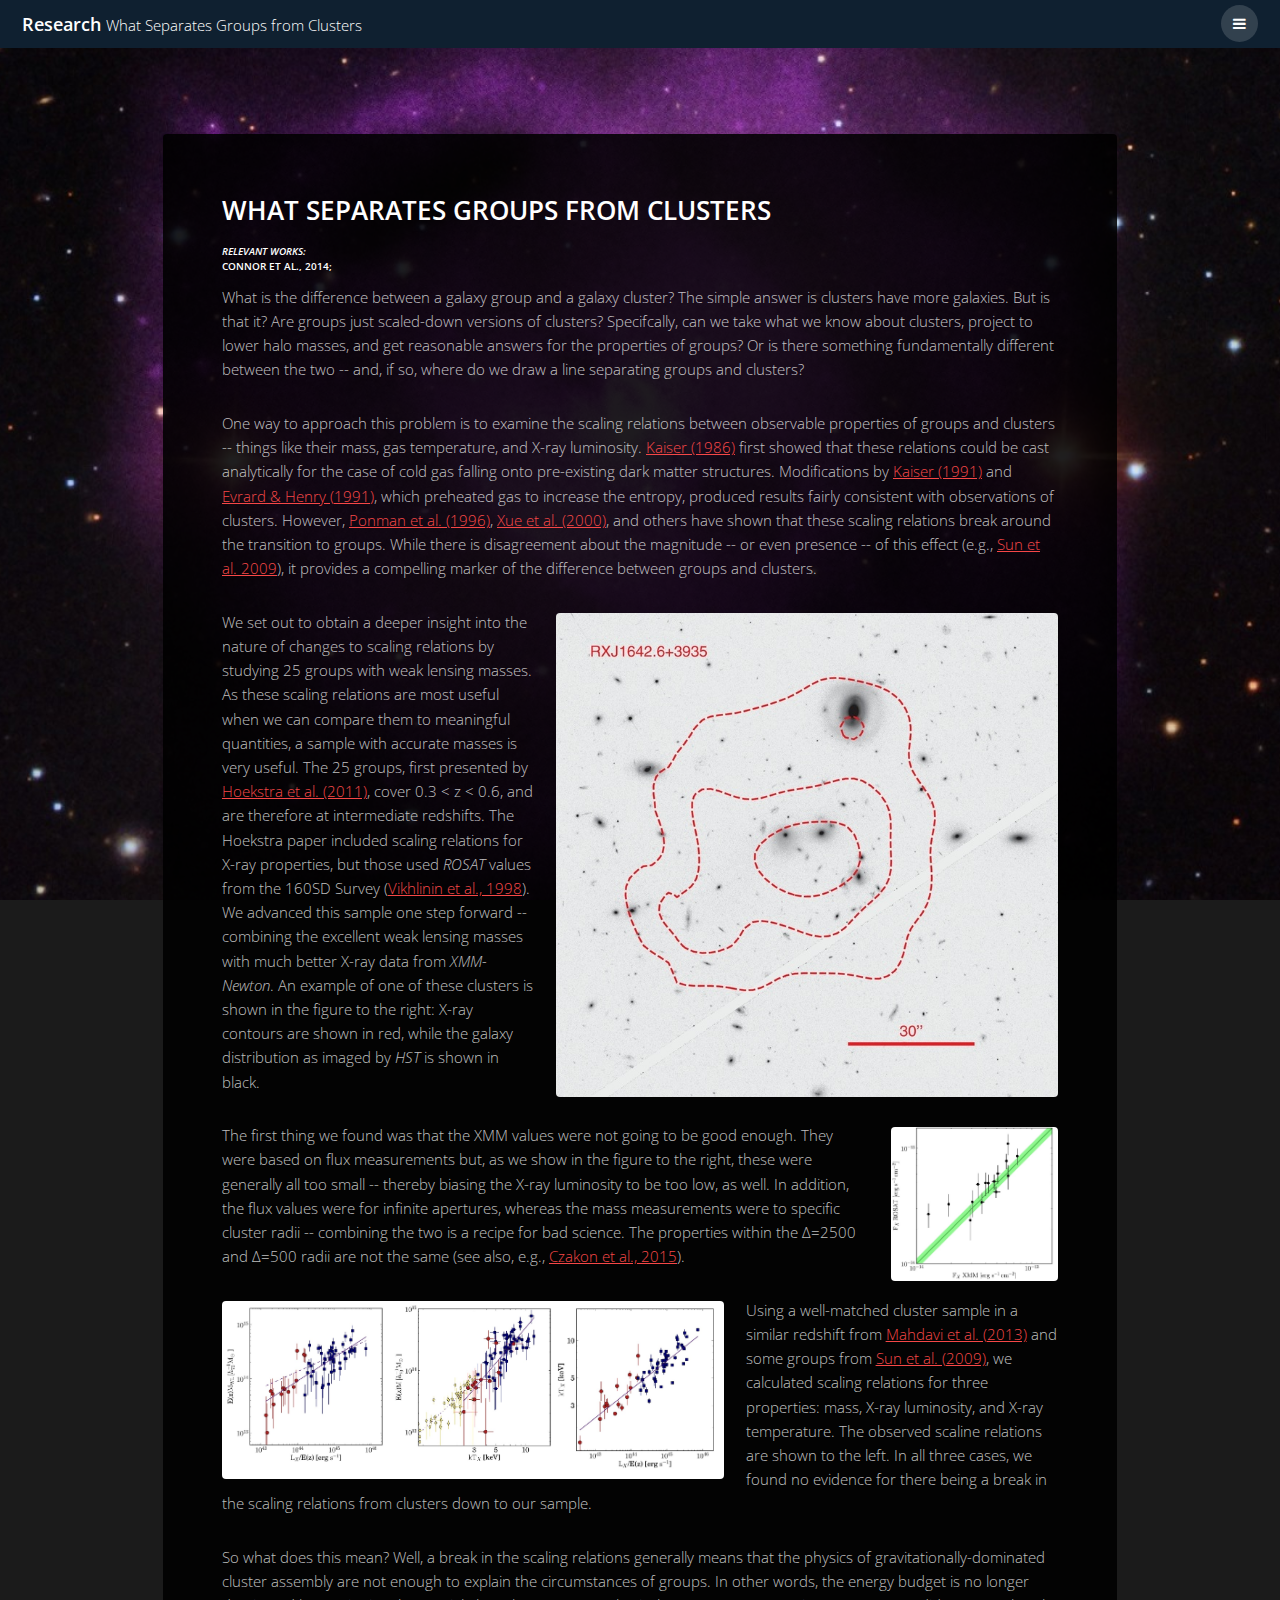
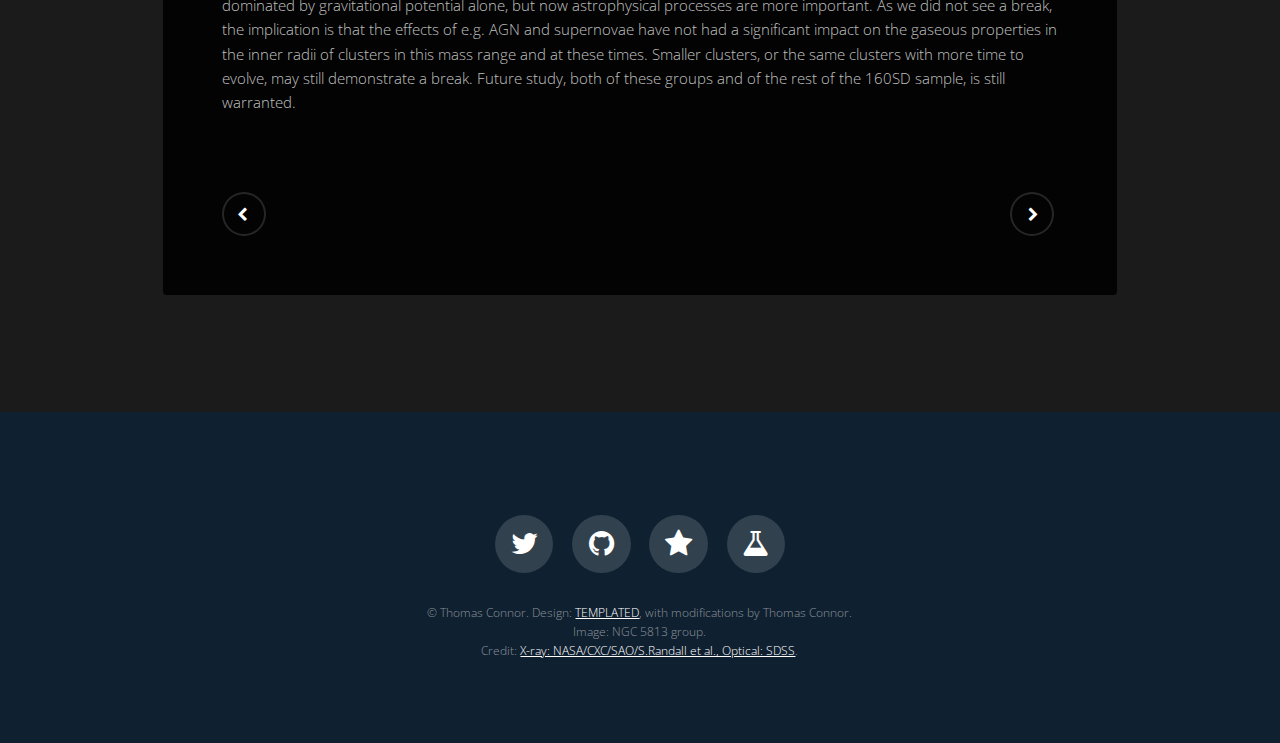
<file: grusters.html>
<!DOCTYPE HTML>
<!--
	Road Trip by TEMPLATED
	templated.co @templatedco
	Released for free under the Creative Commons Attribution 3.0 license (templated.co/license)
-->
<html>
	<head>
		<title>What Separates Groups from Clusters</title>
		<meta charset="utf-8" />
		<meta name="viewport" content="width=device-width, initial-scale=1" />
		<link rel="stylesheet" href="assets/css/main.css" />
	</head>
	<body class="subpage">

		<!-- Header -->
			<header id="header" class="alt">
				<div class="logo"><a href="research.html">Research <span>What Separates Groups from Clusters</span></a></div>
				<a href="#menu"><span>Menu</span></a>
			</header>

      <!-- Nav -->
  			<nav id="menu">
  				<ul class="links">
  					<li><a href="index.html">Home</a></li>
  					<li><a href="cv.html">CV</a></li>
  					<li><a href="research.html">Research</a></li>
  					<li><a href="contact.html">Contact</a></li>

  				</ul>
  			</nav>

		<!-- Content -->
		<!--
			Note: To show a background image, set the "data-bg" attribute below
			to the full filename of your image. This is used in each section to set
			the background image.
		-->
			<section id="post" class="wrapper bg-img" data-bg="galaxy_group_bkg.jpg">
				<div class="inner" >
					<article class="drbox">
						<header>
							<h2>What Separates Groups from Clusters</h2>
              <h6><i>Relevant Works:</i></br>
								<a href="https://ui.adsabs.harvard.edu/#abs/2014ApJ...794...48C/abstract">Connor et al., 2014</a>;</br>
						</header>
						<div class="content">
							<p>What is the difference between a galaxy group and a galaxy cluster?
								The simple answer is clusters have more galaxies. But is that it?
								Are groups just scaled-down versions of clusters? Specifcally,
								can we take what we know about clusters, project to lower halo
								masses, and get reasonable answers for the properties of groups?
								Or is there something fundamentally different between the two --
								and, if so, where do we draw a line separating groups and clusters?
							 </p>

							<p>One way to approach this problem is to examine the scaling relations
							between observable properties of groups and clusters -- things like
							their mass, gas temperature, and X-ray luminosity.
							<a href="https://ui.adsabs.harvard.edu/#abs/1986MNRAS.222..323K/abstract">Kaiser
							(1986)</a> first showed that these relations could be cast analytically
							for the case of cold gas falling onto pre-existing dark matter structures.
							Modifications by
							<a href="https://ui.adsabs.harvard.edu/#abs/1991ApJ...383..104K/abstract">Kaiser
							(1991)</a> and
							<a href="https://ui.adsabs.harvard.edu/#abs/1991ApJ...383...95E/abstract">Evrard
							& Henry (1991)</a>, which preheated gas to increase the entropy, produced
							results fairly consistent with observations of clusters. However,
							<a href="https://ui.adsabs.harvard.edu/#abs/1996MNRAS.283..690P/abstract">Ponman
							et al. (1996)</a>,
							<a href="https://ui.adsabs.harvard.edu/#abs/2000ApJ...538...65X/abstract">Xue
							et al. (2000)</a>, and others have shown that these scaling relations
							break around the transition to groups. While there is disagreement
							about the magnitude -- or even presence -- of this effect (e.g.,
							<a href="https://ui.adsabs.harvard.edu/#abs/2009ApJ...693.1142S/abstract">Sun
							et al. 2009</a>), it provides a compelling marker of the difference
							between groups and clusters.

						 </p>


							<p><span class="image largeright"><img src="images\rxj1642.jpg" alt="" />
							</span>
								We set out to obtain a deeper insight into the nature of changes
								to scaling relations by studying 25 groups with weak lensing masses.
								As these scaling relations are most useful when we can compare them
								to meaningful quantities, a sample with accurate masses is very useful.
								The 25 groups, first presented by
								<a href="https://ui.adsabs.harvard.edu/#abs/2011ApJ...726...48H/abstract">Hoekstra
								et al. (2011)</a>, cover 0.3 &lt; z &lt; 0.6, and are therefore at
								intermediate redshifts. The Hoekstra paper included scaling relations for
								X-ray properties, but those used <i>ROSAT</i> values from the 160SD Survey
								(<a href="https://ui.adsabs.harvard.edu/#abs/1998ApJ...502..558V/abstract">Vikhlinin
								et al., 1998</a>). We advanced this sample one step forward -- combining
								the excellent weak lensing masses with much better X-ray data from
								<i>XMM-Newton</i>. An example of one of these clusters is shown in the figure
								to the right: X-ray contours are shown in red, while the galaxy distribution
								as imaged by <i>HST</i> is shown in black.
							</p>

          <p><span class="image smallright"><img src="images\fx_xmm_rosat.jpg" alt="" />
					</span>
					The first thing we found was that the XMM values were not going to be
					good enough. They were based on flux measurements but, as we show in
					the figure to the right, these were generally all too small -- thereby
					biasing the X-ray luminosity to be too low, as well. In addition, the
					flux values were for infinite apertures, whereas the mass measurements
					were to specific cluster radii -- combining the two is a recipe for bad
					science. The properties within the &Delta;=2500 and &Delta;=500 radii
					are not the same (see also, e.g., <a
					href="https://ui.adsabs.harvard.edu/#abs/2015ApJ...806...18C">Czakon
					et al., 2015</a>).
				  </p>

          <p><span class="image largeleft"><img src="images\three_scaling_relations.jpg" alt="" />
					</span> Using a well-matched cluster sample in a similar redshift from <a
						href="https://ui.adsabs.harvard.edu/#abs/2013ApJ...767..116M/abstract">Mahdavi
						et al. (2013)</a> and some groups from <a
						href="https://ui.adsabs.harvard.edu/#abs/2009ApJ...693.1142S/abstract">Sun
						et al. (2009)</a>, we calculated scaling relations for three properties:
						mass, X-ray luminosity, and X-ray temperature. The observed scaline
						relations are shown to the left. In all three cases, we found no
						evidence for there being a break in the scaling relations from clusters
						down to our sample.
					</p>

            <p>So what does this mean? Well, a break in the scaling relations
						generally means that the physics of gravitationally-dominated cluster
						assembly are not enough to explain the circumstances of groups. In other
						words, the energy budget is no longer dominated by gravitational potential
						alone, but now astrophysical processes are more important. As we did not
						see a break, the implication is that the effects of e.g. AGN and supernovae
						have not had a significant impact on the gaseous properties in the inner
						radii of clusters in this mass range and at these times. Smaller clusters,
						or the same clusters with more time to evolve, may still demonstrate a
						break. Future study, both of these groups and of the rest of the 160SD sample,
						is still warranted. 
				 		</p>

          <br></br>
						</div>
						<footer>
							<ul class="actions">
								<li><a href="precipitation.html" class="button alt icon fa-chevron-left">
                  <span class="label">Star Formation in Brightest Cluster Galaxies</span></a></li>
									<li><a href="cosmic_web.html" class="button alt icon fa-chevron-right">
	                  <span class="label">Seeing the Cosmic Web in X-rays</span></a></li>
							</ul>
						</footer>
					</article>
				</div>
			</section>

		<!-- Footer -->
    <footer id="footer">
      <div class="inner">


        <ul class="icons">
          <li><a href="https://twitter.com/Thomas_Connor" class="icon round fa-twitter"><span class="label">Twitter</span></a></li>
          <li><a href="https://github.com/tconnor/" class="icon round fa-github"><span class="label">Github</span></a></li>
          <li><a href="https://ui.adsabs.harvard.edu/#search/q=orcid%3A0000-0002-7898-7664&sort=date%20desc%2C%20bibcode%20desc&p_=0"
             class="icon round fa-star"><span class="label">ADS</span></a></li>
          <li><a href="https://scholar.google.com/citations?user=avKFS_kAAAAJ"
               class="icon round fa-flask"><span class="label">Google Scholar</span></a></li>
        </ul>

        <div class="copyright">
          &copy; Thomas Connor. Design: <a href="https://templated.co">TEMPLATED</a>, with modifications by Thomas Connor.</br>
          Image: NGC 5813 group. </br> Credit: <a href="http://chandra.harvard.edu/photo/2015/ngc5813/">X-ray: NASA/CXC/SAO/S.Randall et al., Optical: SDSS</a>.
        </div>

      </div>
    </footer>

		<!-- Scripts -->
			<script src="assets/js/jquery.min.js"></script>
			<script src="assets/js/jquery.scrolly.min.js"></script>
			<script src="assets/js/jquery.scrollex.min.js"></script>
			<script src="assets/js/skel.min.js"></script>
			<script src="assets/js/util.js"></script>
			<script src="assets/js/main.js"></script>

	</body>
</html>
</file>
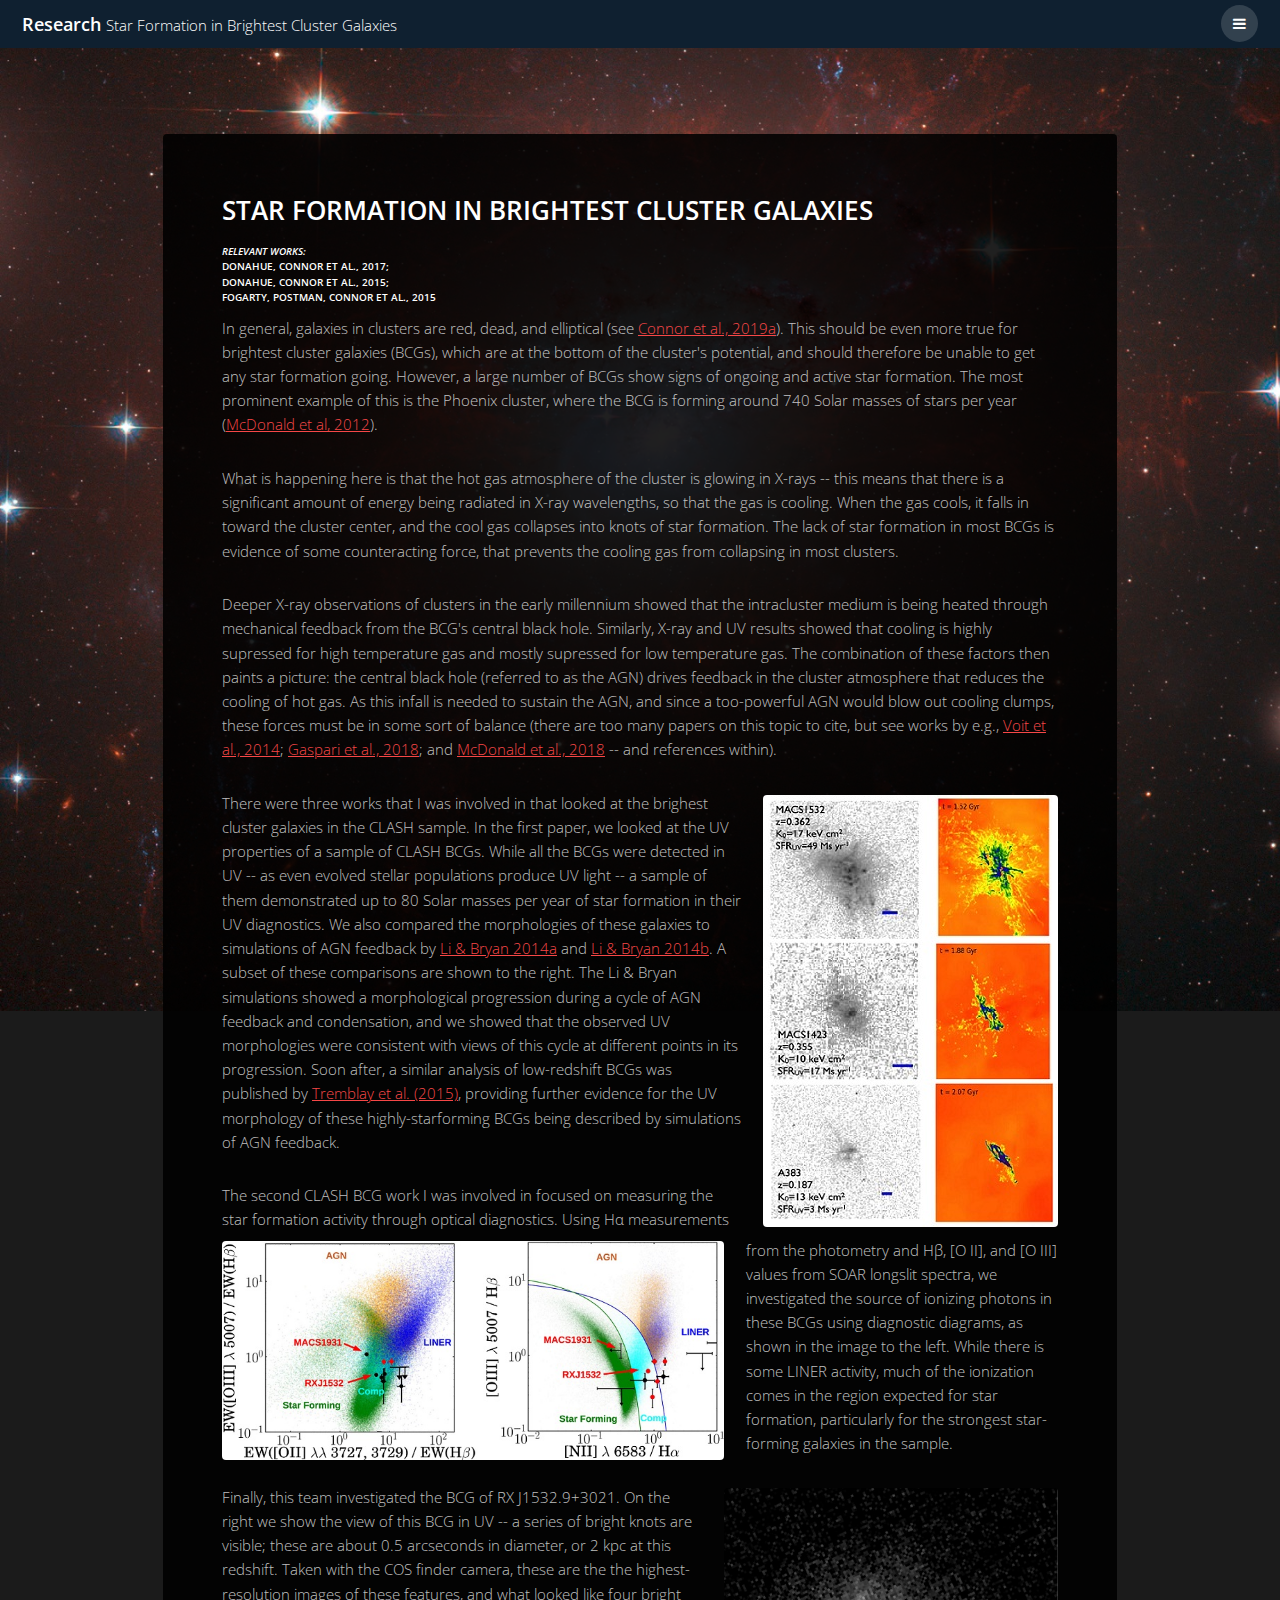
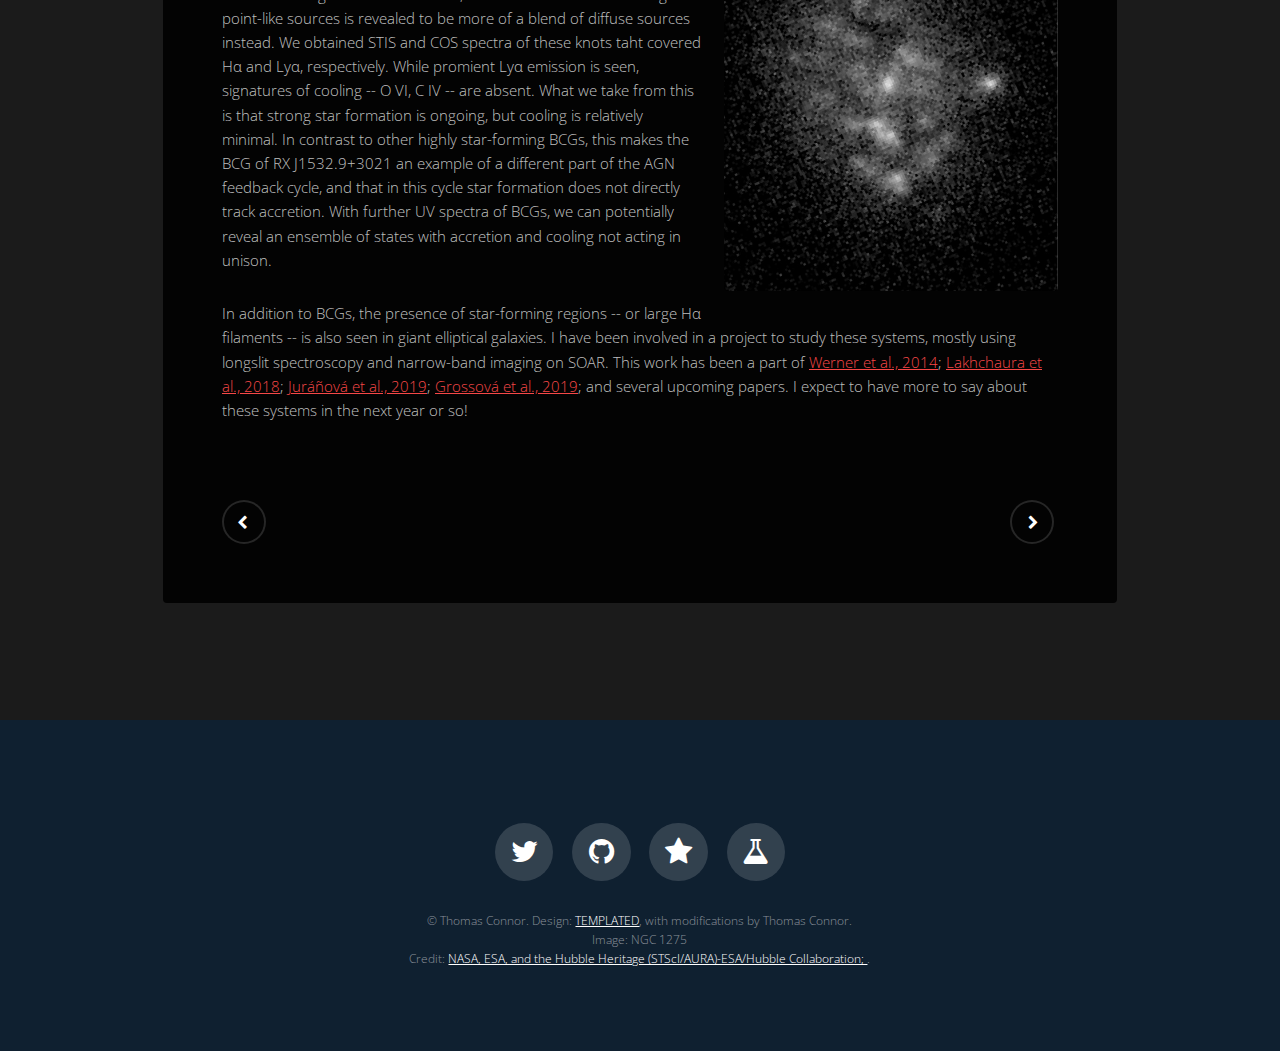
<file: precipitation.html>
<!DOCTYPE HTML>
<!--
	Road Trip by TEMPLATED
	templated.co @templatedco
	Released for free under the Creative Commons Attribution 3.0 license (templated.co/license)
-->
<html>
	<head>
		<title>Star Formation in Brightest Cluster Galaxies</title>
		<meta charset="utf-8" />
		<meta name="viewport" content="width=device-width, initial-scale=1" />
		<link rel="stylesheet" href="assets/css/main.css" />
	</head>
	<body class="subpage">

		<!-- Header -->
			<header id="header" class="alt">
				<div class="logo"><a href="research.html">Research <span>Star Formation in Brightest Cluster Galaxies</span></a></div>
				<a href="#menu"><span>Menu</span></a>
			</header>

      <!-- Nav -->
  			<nav id="menu">
  				<ul class="links">
  					<li><a href="index.html">Home</a></li>
  					<li><a href="cv.html">CV</a></li>
  					<li><a href="research.html">Research</a></li>
  					<li><a href="contact.html">Contact</a></li>

  				</ul>
  			</nav>

		<!-- Content -->
		<!--
			Note: To show a background image, set the "data-bg" attribute below
			to the full filename of your image. This is used in each section to set
			the background image.
		-->
			<section id="post" class="wrapper bg-img" data-bg="precipitation_bkg.jpg">
				<div class="inner" >
					<article class="drbox">
						<header>
							<h2>Star Formation in Brightest Cluster Galaxies</h2>
              <h6><i>Relevant Works:</i></br>
								<a href="https://ui.adsabs.harvard.edu/#abs/2017ApJ...835..216D/abstract">Donahue, Connor et al., 2017</a>;</br>
								<a href="https://ui.adsabs.harvard.edu/#abs/2015ApJ...805..177D/abstract">Donahue, Connor et al., 2015</a>;</br>
							  <a href="https://ui.adsabs.harvard.edu/#abs/2015ApJ...813..117F/abstract">Fogarty, Postman, Connor et al., 2015</a></h6>
						</header>
						<div class="content">
							<p>In general, galaxies in clusters are red, dead, and elliptical
								(see <a href="https://ui.adsabs.harvard.edu/#abs/2019ApJ...875...16C/abstract"
								>Connor et al., 2019a</a>).
								This should be even more true for brightest cluster galaxies (BCGs),
								which are at the bottom of the cluster's potential, and should
								therefore be unable to get any star formation going. However, a
								large number of BCGs show signs of ongoing and active star formation.
								The most prominent example of this is the Phoenix cluster, where
								the BCG is forming around 740 Solar masses of stars per year (<a
								href="https://ui.adsabs.harvard.edu/#abs/2012Natur.488..349M/abstract"
								>McDonald et al, 2012</a>).
             </p>

							<p>What is happening here is that the hot gas atmosphere of the cluster
								is glowing in X-rays -- this means that there is a significant amount
								of energy being radiated in X-ray wavelengths, so that the gas is
								cooling. When the gas cools, it falls in toward the cluster center,
								and the cool gas collapses into knots of star formation. The lack
								of star formation in most BCGs is evidence of some counteracting
								force, that prevents the cooling gas from collapsing in most clusters.
							</p>


							<p>Deeper X-ray observations of clusters in the early millennium showed
								that  the intracluster medium is being heated through mechanical
								feedback from the BCG's central black hole. Similarly, X-ray and UV
								results showed that cooling is highly supressed for high temperature
								gas and mostly supressed for low temperature gas. The combination of
								these factors then paints a picture: the central black hole (referred to as
								the AGN) drives feedback in the cluster atmosphere that reduces the
								cooling of hot gas. As this infall is needed to sustain the AGN,
								and since a too-powerful AGN would blow out cooling clumps, these
								forces must be in some sort of balance (there are too many papers on
								this topic to cite, but see works by e.g., <a
								href="https://ui.adsabs.harvard.edu/#abs/2015Natur.519..203V/abstract"
								>Voit et al., 2014</a>; <a
								href="https://ui.adsabs.harvard.edu/#abs/2018ApJ...854..167G/abstract"
								>Gaspari et al., 2018</a>; and <a
								href="https://ui.adsabs.harvard.edu/#abs/2018ApJ...858...45M/abstract"
								>McDonald et al., 2018</a> -- and references within).
								</p>

          			<p><span class="image right"><img src="images\uv_morph_to_sim_comp.jpg" alt="" /></span>
									There were three works that I was involved in that looked at
								the brighest cluster galaxies in the CLASH sample. In the first
								paper, we looked at the UV properties of a sample of CLASH BCGs.
								While all the BCGs were detected in UV -- as even evolved stellar
								populations produce UV light -- a sample of them demonstrated
								up to 80 Solar masses per year of star formation in their UV
								diagnostics.  We also compared the morphologies of these galaxies
								to simulations of AGN feedback by <a
								href="https://ui.adsabs.harvard.edu/#abs/2014ApJ...789...54L/abstract"
								>Li & Bryan 2014a</a> and <a
								href="https://ui.adsabs.harvard.edu/#abs/2014ApJ...789..153L/abstract"
								>Li & Bryan 2014b</a>. A subset of these comparisons are shown to the right.
								The Li & Bryan simulations showed a morphological progression during a cycle
								of AGN feedback and condensation, and we showed that the observed UV
								morphologies were consistent with views of this cycle at different points
								in its progression. Soon after, a similar analysis of low-redshift
								BCGs was published by <a
								href="https://ui.adsabs.harvard.edu/#abs/2015MNRAS.451.3768T/abstract"
								>Tremblay et al. (2015)</a>, providing further evidence for the UV
								morphology of these highly-starforming BCGs being described by
								simulations of AGN feedback.
							  </p>

              	<p><span class="image largeleft"><img src="images\soar_CLASH.jpg" alt="" /></span>
								The second CLASH BCG work I was involved in focused on measuring the star
								formation activity through optical diagnostics. Using H&alpha;
								measurements from the photometry and H&beta;, [O II], and [O III]
								values from SOAR longslit spectra, we investigated the source of
								ionizing photons in these BCGs using diagnostic diagrams, as shown in
								the image to the left. While there is some LINER activity, much of
								the ionization comes in the region expected for star formation,
								particularly for the strongest star-forming galaxies in the sample.
								</p>

								<p><span class="image right"><img src="images\rxj1532_COS_finder.jpg" alt="" /></span>
								Finally, this team investigated the BCG of RX J1532.9+3021. On the
								right we show the view of this BCG in UV -- a series of bright knots
								are visible; these are about 0.5 arcseconds in diameter, or 2 kpc
								at this redshift. Taken with the COS finder camera, these are the
								the highest-resolution images of these features, and what looked
								like four bright point-like sources is revealed to be more of a blend
								of diffuse sources instead. We obtained STIS and COS spectra of
								these knots taht covered H&alpha; and Ly&alpha;, respectively.
								While promient Ly&alpha; emission is seen, signatures of
								cooling -- O VI, C IV -- are absent.  What we take from this is
								that strong star formation is ongoing, but cooling is relatively
								minimal. In contrast to other highly star-forming BCGs, this makes
								the BCG of RX J1532.9+3021 an example of a different part of the
								AGN feedback cycle, and that in this cycle star formation does
								not directly track accretion. With further UV spectra of BCGs,
								we can potentially reveal an ensemble of states with accretion
								and cooling not acting in unison.
							  </p>

								<p>In addition to BCGs, the presence of star-forming regions --
								or large H&alpha; filaments -- is also seen in giant elliptical
								galaxies. I have been involved in a project to study these systems,
								mostly using longslit spectroscopy and narrow-band imaging on SOAR.
								This work has been a part of <a
								href="https://ui.adsabs.harvard.edu/#abs/2014MNRAS.439.2291W/abstract"
								>Werner et al., 2014</a>; <a
								href="https://ui.adsabs.harvard.edu/#abs/2018MNRAS.481.4472L/abstract"
								>Lakhchaura et al., 2018</a>; <a
								href="https://ui.adsabs.harvard.edu/#abs/2019MNRAS.484.2886J/abstract"
								>Jur&aacute;&ntilde;ov&aacute; et al., 2019</a>;
								<a href="https://ui.adsabs.harvard.edu/#abs/2019MNRAS.488.1917G/abstract"
								>Grossov&aacute; et al., 2019</a>; and several upcoming papers.
								I expect to have more to say about these systems in the next year or so!
								 </p>



          <br></br>
						</div>
						<footer>
							<ul class="actions">
								<li><a href="cluster_galaxies.html" class="button alt icon fa-chevron-left">
                  <span class="label">Understanding Galaxies in Clusters</span></a></li>
									<li><a href="grusters.html" class="button alt icon fa-chevron-right">
	                  <span class="label">Transitioning from Groups to Clusters</span></a></li>
							</ul>
						</footer>
					</article>
				</div>
			</section>

		<!-- Footer -->
    <footer id="footer">
      <div class="inner">


        <ul class="icons">
          <li><a href="https://twitter.com/Thomas_Connor" class="icon round fa-twitter"><span class="label">Twitter</span></a></li>
          <li><a href="https://github.com/tconnor/" class="icon round fa-github"><span class="label">Github</span></a></li>
          <li><a href="https://ui.adsabs.harvard.edu/#search/q=orcid%3A0000-0002-7898-7664&sort=date%20desc%2C%20bibcode%20desc&p_=0"
             class="icon round fa-star"><span class="label">ADS</span></a></li>
          <li><a href="https://scholar.google.com/citations?user=avKFS_kAAAAJ"
               class="icon round fa-flask"><span class="label">Google Scholar</span></a></li>
        </ul>

        <div class="copyright">
          &copy; Thomas Connor. Design: <a href="https://templated.co">TEMPLATED</a>, with modifications by Thomas Connor.</br>
          Image: NGC 1275 </br>Credit: <a href="http://hubblesite.org/image/2375/news_release/2008-28">NASA, ESA, and the Hubble Heritage (STScI/AURA)-ESA/Hubble Collaboration; </a>.
        </div>

      </div>
    </footer>

		<!-- Scripts -->
			<script src="assets/js/jquery.min.js"></script>
			<script src="assets/js/jquery.scrolly.min.js"></script>
			<script src="assets/js/jquery.scrollex.min.js"></script>
			<script src="assets/js/skel.min.js"></script>
			<script src="assets/js/util.js"></script>
			<script src="assets/js/main.js"></script>

	</body>
</html>
</file>
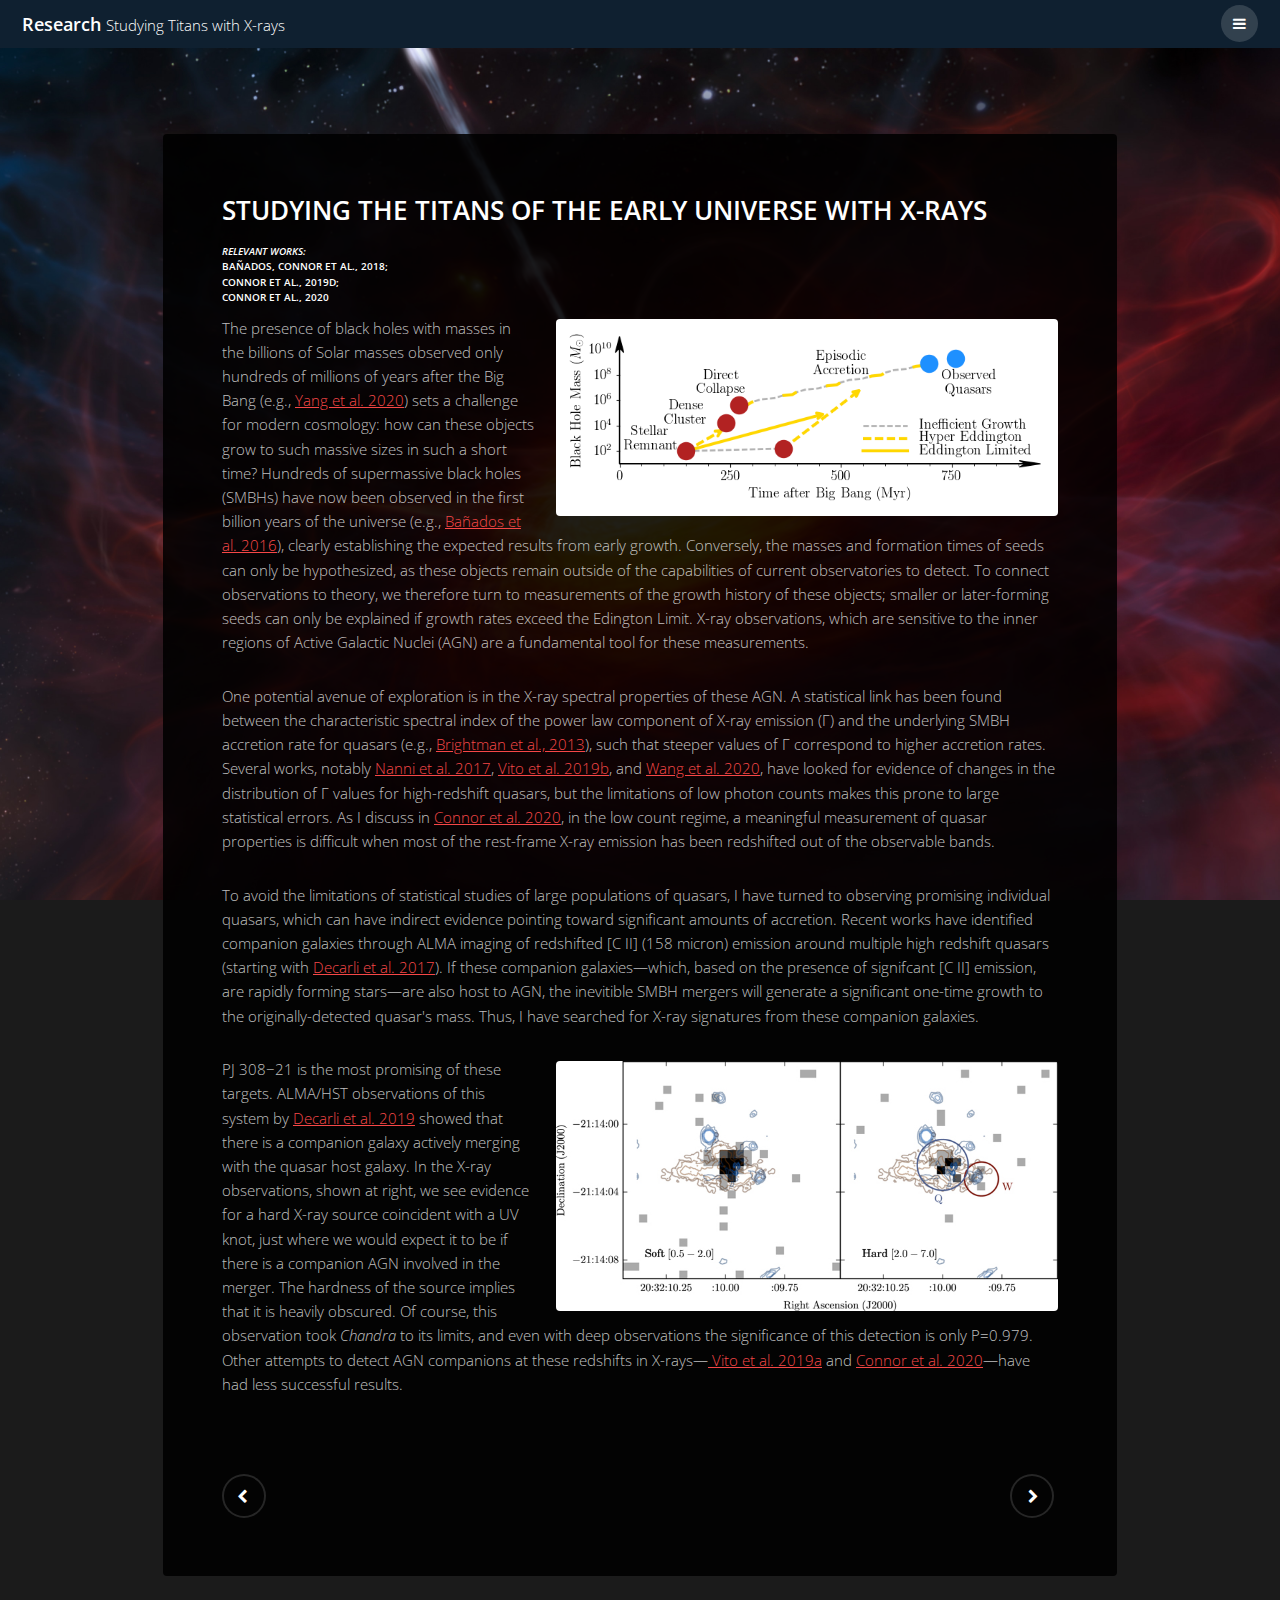
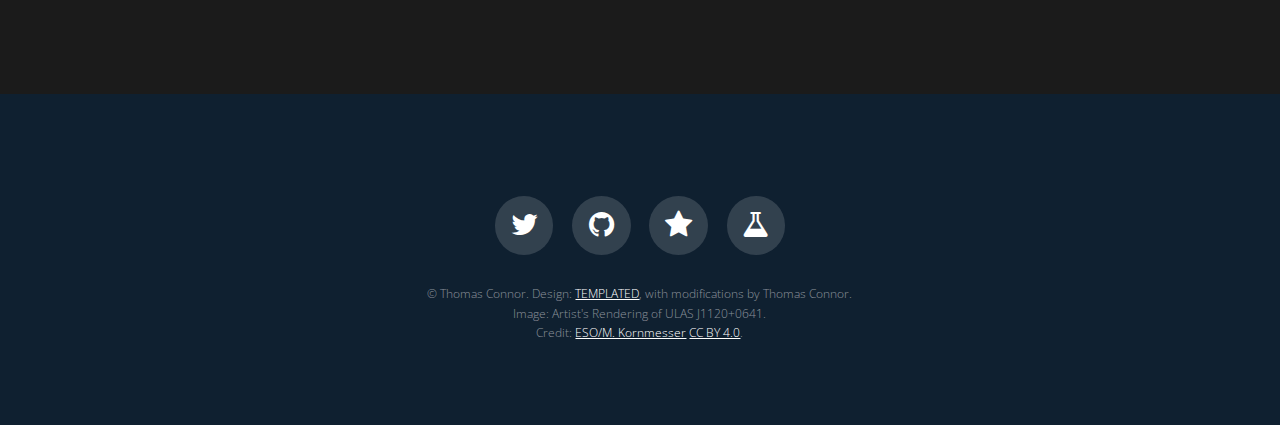
<file: xray_titans.html>
<!DOCTYPE HTML>
<!--
	Road Trip by TEMPLATED
	templated.co @templatedco
	Released for free under the Creative Commons Attribution 3.0 license (templated.co/license)
-->
<html>
	<head>
		<title>Studying the Titans of the Early Universe with X-rays</title>
		<meta charset="utf-8" />
		<meta name="viewport" content="width=device-width, initial-scale=1" />
		<link rel="stylesheet" href="assets/css/main.css" />
	</head>
	<body class="subpage">

		<!-- Header -->
			<header id="header" class="alt">
				<div class="logo"><a href="research.html">Research <span>Studying Titans with X-rays</span></a></div>
				<a href="#menu"><span>Menu</span></a>
			</header>

      <!-- Nav -->
  			<nav id="menu">
  				<ul class="links">
  					<li><a href="index.html">Home</a></li>
  					<li><a href="cv.html">CV</a></li>
  					<li><a href="research.html">Research</a></li>
  					<li><a href="contact.html">Contact</a></li>

  				</ul>
  			</nav>

		<!-- Content -->
		<!--
			Note: To show a background image, set the "data-bg" attribute below
			to the full filename of your image. This is used in each section to set
			the background image.
		-->
			<section id="post" class="wrapper bg-img" data-bg="QSO_artists_cc40.jpg">
				<div class="inner" >
					<article class="drbox">
						<header>
							<h2>Studying the Titans of the Early Universe with X-rays</h2>
              <h6><i>Relevant Works:</i></br>
								<a href="https://ui.adsabs.harvard.edu/abs/2018ApJ...856L..25B/abstract">Ba&ntilde;ados, Connor et al., 2018</a>;</br>
								<a href="https://ui.adsabs.harvard.edu/abs/2019ApJ...887..171C/abstract">Connor et al., 2019d</a>;</br>
								<a href="https://ui.adsabs.harvard.edu/abs/2020ApJ...900..189C/abstract">Connor et al., 2020</a></br>
						</header>
						<div class="content">
							<p> <span class="image largeright"><img src="images\accretion_paths.png" alt="" /></span>
								The presence of black holes with masses in the billions of Solar masses
							observed only hundreds of millions of years after the Big Bang (e.g., <a
							href="https://ui.adsabs.harvard.edu/abs/2020ApJ...897L..14Y/abstract">
							Yang et al. 2020</a>) sets
							a challenge for modern cosmology: how can these objects grow to such
							massive sizes in such a short time? Hundreds of supermassive black
							holes (SMBHs) have now been observed in the first billion years of the
							universe (e.g.,
							<a href="https://ui.adsabs.harvard.edu/abs/2016ApJS..227...11B/abstract">
							Ba&ntilde;ados et al. 2016</a>), clearly establishing the expected
							results from early growth.
							Conversely, the masses and formation times of seeds can only be
							hypothesized, as these objects remain outside of the capabilities of
							current observatories to detect. To connect observations to theory,
							we therefore turn to measurements of the growth history of these objects;
							smaller or later-forming seeds can only be explained if growth rates
							exceed the Edington Limit. X-ray observations, which are sensitive
							to the inner regions of Active Galactic Nuclei (AGN) are a fundamental
							tool for these measurements.
						 </p>
						 <p>
							One potential avenue of exploration is in the X-ray spectral properties
							of these AGN.  A statistical link has been found between the
							characteristic spectral index of the power law component of X-ray
							emission (&Gamma;) and the underlying SMBH accretion rate for
							quasars (e.g., <a href="https://ui.adsabs.harvard.edu/abs/2013MNRAS.433.2485B/abstract">
							Brightman et al., 2013</a>), such that steeper values of &Gamma;
							correspond to higher accretion rates. Several works, notably <a
							href="https://ui.adsabs.harvard.edu/abs/2017A%26A...603A.128N/abstract">
							Nanni et al. 2017</a>, <a
							href="https://ui.adsabs.harvard.edu/abs/2019A%26A...630A.118V/abstract">
							Vito et al. 2019b</a>, and <a
							href="https://ui.adsabs.harvard.edu/abs/2020arXiv201112458W/abstract">
							Wang et al. 2020</a>, have looked for evidence of changes in the
							distribution of &Gamma; values for high-redshift quasars, but the
							limitations of low photon counts makes this prone to large
							statistical errors. As I discuss in <a href="https://ui.adsabs.harvard.edu/abs/2020ApJ...900..189C/abstract">
							Connor et al. 2020</a>, in the low count regime, a meaningful
							measurement of quasar properties is difficult when most of the rest-frame
							X-ray emission has been redshifted out of the observable bands.
						</p>
						<p>
							To avoid the limitations of statistical studies of large populations
							of quasars, I have turned to observing promising individual quasars,
							which can have indirect evidence pointing toward significant amounts
							of accretion. Recent works have identified companion galaxies through
							ALMA imaging of redshifted [C II] (158 micron) emission around
							multiple high redshift quasars (starting with <a
							href="https://ui.adsabs.harvard.edu/abs/2017Natur.545..457D/abstract">
							Decarli et al. 2017</a>). If these companion galaxies—which, based
							on the presence of signifcant [C II] emission, are rapidly forming
							stars—are also host to AGN, the inevitible SMBH mergers will generate
							a significant one-time growth to the originally-detected quasar's
							mass. Thus, I have searched for X-ray signatures from these companion
							galaxies.
					  </p>
						<p> <span class="image largeright"><img src="images\p308_X-ray_image.jpg" alt="" /></span>
							PJ 308−21 is the most promising of these targets. ALMA/HST observations
							of this system by <a href="https://ui.adsabs.harvard.edu/abs/2019ApJ...880..157D/abstract">
							Decarli et al. 2019</a> showed that there is a companion galaxy
							actively merging with the quasar host galaxy. In the X-ray observations,
							shown at right, we see evidence for a hard X-ray source coincident
							with a UV knot, just where we would expect it to be if there is a
							companion AGN involved in the merger. The hardness of the source
							implies that it is heavily obscured. Of course, this observation
							took <i>Chandra</i> to its limits, and even with deep observations
							the significance of this detection is only P=0.979. Other attempts
							to detect AGN companions at these redshifts in X-rays—<a
							href="https://ui.adsabs.harvard.edu/abs/2019A%26A...628L...6V/abstract">
							Vito et al. 2019a</a> and <a
							href="https://ui.adsabs.harvard.edu/abs/2020ApJ...900..189C/abstract">
							Connor et al. 2020</a>—have had less successful results.
						</p>

          <br></br>
						</div>
						<footer>
							<ul class="actions">
								<li><a href="cosmic_web.html" class="button alt icon fa-chevron-left">
                  <span class="label">Seeing the Cosmic Web in X-rays</span></a></li>
									<li><a href="cluster_galaxies.html" class="button alt icon fa-chevron-right">
	                  <span class="label">Understanding Galaxies in Clusters</span></a></li>
							</ul>
						</footer>
					</article>
				</div>
			</section>

		<!-- Footer -->
    <footer id="footer">
      <div class="inner">


        <ul class="icons">
          <li><a href="https://twitter.com/Thomas_Connor" class="icon round fa-twitter"><span class="label">Twitter</span></a></li>
          <li><a href="https://github.com/tconnor/" class="icon round fa-github"><span class="label">Github</span></a></li>
          <li><a href="https://ui.adsabs.harvard.edu/#search/q=orcid%3A0000-0002-7898-7664&sort=date%20desc%2C%20bibcode%20desc&p_=0"
             class="icon round fa-star"><span class="label">ADS</span></a></li>
          <li><a href="https://scholar.google.com/citations?user=avKFS_kAAAAJ"
               class="icon round fa-flask"><span class="label">Google Scholar</span></a></li>
        </ul>

        <div class="copyright">
          &copy; Thomas Connor. Design: <a href="https://templated.co">TEMPLATED</a>, with modifications by Thomas Connor.</br>
          Image: Artist's Rendering of ULAS J1120+0641. </br> Credit: <a href="http://www.eso.org/public/images/eso1122a/">ESO/M. Kornmesser</a>
					<a href="https://creativecommons.org/licenses/by/4.0">CC BY 4.0</a>.
        </div>

      </div>
    </footer>

		<!-- Scripts -->
			<script src="assets/js/jquery.min.js"></script>
			<script src="assets/js/jquery.scrolly.min.js"></script>
			<script src="assets/js/jquery.scrollex.min.js"></script>
			<script src="assets/js/skel.min.js"></script>
			<script src="assets/js/util.js"></script>
			<script src="assets/js/main.js"></script>

	</body>
</html>
</file>
<file: cvcss/default.css>
html, body
	{
		height: 100%;
	}

	body
	{
		margin: 0px;
		padding: 0px;
		background: #202020;
		font-family: 'Source Sans Pro', sans-serif;
		font-size: 12pt;
		font-weight: 300;
		color: #444444;
		counter-reset: articlecount;

	}


	h1, h2, h3
	{
		margin: 0;
		padding: 0;
		font-weight: 600;
		color: #333333;
	}

	p, ol, ul
	{
		margin-top: 0;
	}

	ol, ul
	{
		padding: 0;
		list-style: none;
	}

	p
	{
		line-height: 180%;
	}

	strong
	{
	}

	a
	{
		color: #6F6F6F;
	}

	a:hover
	{
		text-decoration: none;
	}

	.container
	{
		overflow: hidden;
		margin: 0em auto;
		width: 1200px;
	}

/*********************************************************************************/
/* Image Style                                                                   */
/*********************************************************************************/

	.image
	{
		display: inline-block;
	}

	.image img
	{
		display: block;
		width: 100%;
	}

	.image-full
	{
		display: block;
		width: 100%;
		margin: 0 0 2em 0;
	}

	.image-left
	{
		float: left;
		margin: 0 2em 2em 0;
	}

	.image-centered
	{
		display: block;
		margin: 0 0 2em 0;
	}

	.image-centered img
	{
		margin: 0 auto;
		width: auto;
	}

/*********************************************************************************/
/* List Styles                                                                   */
/*********************************************************************************/

	ul.style1
	{
		margin: 0 auto;
		padding: 0;
		width: 80%;
		overflow: hidden;
		list-style: none;
		text-align: left;
		color: #6c6c6c
	}

	ul.style1 li
	{
		padding: 1.6em 0em 0em 0em;
		margin: 0 0 2.5em 0;
		border-top: 1px solid rgba(0,0,0,.1);
	}

	ul.style1 li:first-child
	{
		border-top: none;
	}

	ul.style1 p
	{
		margin: 0;
	}

	ul.style1 a
	{
		display: block;
		text-decoration: none;
		color: #2D2D2D;
	}

	ul.style1 a:hover
	{
		text-decoration: none;
	}

	ul.style1 h3
	{
		padding: 1em 0em 5px 0em;
		text-transform: uppercase;
		font-size: 1em;
		font-weight: 400;
	}

	ul.style1 .first
	{
		padding-top: 0;
		background: none;
	}

	ul.style1 .date
	{
		float: left;
		position: relative;
		width: 80px;
		height: 70px;
		margin: 0.5em 1.5em 0em 0.5em;
		padding: 1.5em 0em 1.5em 0em;
		box-shadow: 0px 0px 0px 5px rgba(255,255,255,0.1);
		line-height: normal;
		text-align: center;
		text-transform: uppercase;
		text-shadow: 0px 1px 0px rgba(0,0,0,.2);
		font-size: 1em;
		font-weight: 400;
		border-right: 1px solid rgba(0,0,0,.1);
	}

	ul.style1 .date:after
	{
		content: '';
		display: block;
		position: absolute;
		left: 0;
		top: 0;
		width: 100%;
		height: 100%;
		border-radius: 6px;
	}

	ul.style1 .date b
	{
		margin: 0;
		padding: 0;
		display: block;
		margin-top: -5px;
		font-size: 1.8em;
		font-weight: 700;
	}

	ul.style1 .date a
	{
	}

	ul.style1 .date a:hover
	{
		text-decoration: none;
	}

	ul.style1 .articlenumber
	{ /*counter-increment: articlecount;*/
		float: left;
		position: relative;
		width: 80px;
		height: 70px;
		margin: 0.5em 1.5em 0em 0.5em;
		padding: 1.5em 0em 1.5em 0em;
		box-shadow: 0px 0px 0px 5px rgba(255,255,255,0.1);
		line-height: normal;
		text-align: center;
		text-transform: uppercase;
		text-shadow: 0px 1px 0px rgba(0,0,0,.2);
		font-size: 1em;
		font-weight: 400;
		border-right: 1px solid rgba(0,0,0,.1);
	}

ul.style1 .articlenumber::before
	{  counter-increment: articlecount;
		text-align: center;
		text-transform: uppercase;
		text-shadow: 0px 1px 0px rgba(0,0,0,.2);
		font-size: 2em;
		font-weight: bold;
  content: "" counter(articlecount);
	}

	ul.style1 .articlenumber:after
	{
		content: '';
		display: block;
		position: absolute;
		left: 0;
		top: 0;
		width: 100%;
		height: 100%;
		border-radius: 6px;
	}

	ul.style1 .articlenumber b
	{
		margin: 0;
		padding: 0;
		display: block;
		margin-top: -5px;
		font-size: 1.8em;
		font-weight: 700;
	}

	ul.style1 .articlenumber a
	{
	}

	ul.style1 .articlenumber a:hover
	{
		text-decoration: none;
	}


/*********************************************************************************/
/* Social Icon Styles                                                            */
/*********************************************************************************/

	ul.contact
	{
		margin: 0;
		padding: 2em 0em 0em 0em;
		list-style: none;
	}

	ul.contact li
	{
		display: inline-block;
		padding: 0em 0.30em;
		font-size: 1em;
	}

	ul.contact li span
	{
		display: none;
		margin: 0;
		padding: 0;
	}

	ul.contact li a
	{
		color: #FFF;
	}

	ul.contact li a:before
	{
		display: inline-block;
		background: #3f3f3f;
		width: 40px;
		height: 40px;
		line-height: 40px;
		border-radius: 20px;
		text-align: center;
		color: #FFFFFF;
	}

	ul.contact li a.icon-twitter:before { background: #2DAAE4; }
	ul.contact li a.icon-facebook:before { background: #39599F; }
	ul.contact li a.icon-dribbble:before { background: #C4376B;	}
	ul.contact li a.icon-tumblr:before { background: #31516A; }
	ul.contact li a.icon-rss:before { background: #F2600B; }

/*********************************************************************************/
/* Button Style                                                                  */
/*********************************************************************************/

	.button
	{
		display: inline-block;
		padding: 1em 3em 1em 2em;
		letter-spacing: 0.20em;
		text-decoration: none;
		text-transform: uppercase;
		font-weight: 400;
		font-size: 0.90em;
		color: #FFF;
	}

	.button:before
	{
		display: inline-block;
		background: #FFC31F;
		margin-right: 1em;
		width: 40px;
		height: 40px;
		line-height: 40px;
		border-radius: 20px;
		text-align: center;
		color: #272925;
	}

/*********************************************************************************/
/* 4-column                                                                      */
/*********************************************************************************/

	.box1,
	.box2,
	.box3,
	.box4
	{
		width: 235px;
	}

	.box1,
	.box2,
	.box3,
	{
		float: left;
		margin-right: 20px;
	}

	.box4
	{
		float: right;
	}

/*********************************************************************************/
/* 3-column                                                                      */
/*********************************************************************************/

	.boxA,
	.boxB,
	.boxC
	{
		width: 320px;
	}

	.boxA,
	.boxB,
	{
		float: left;
		margin-right: 20px;
	}

	.boxC
	{
		float: right;
	}

/*********************************************************************************/
/* 2-column                                                                      */
/*********************************************************************************/

	.tbox1,
	.tbox2
	{
		width: 575px;
	}

	.tbox1
	{
		float: left;
	}

	.tbox2
	{
		float: right;
	}

/*********************************************************************************/
/* Heading Titles                                                                */
/*********************************************************************************/

	.title
	{
		margin-bottom: 3em;
	}

	.title h2
	{
		/* text-transform: lowercase;*/
		font-size: 2.8em;
	}

	.title .byline
	{
		font-size: 1.3em;
		color: #6F6F6F;
	}

/*********************************************************************************/
/* Header                                                                        */
/*********************************************************************************/

	#header
	{
		position: relative;
		float: left;
		width: 300px;
		padding: 3em 0em;
	}

/*********************************************************************************/
/* Logo                                                                          */
/*********************************************************************************/

	#logo
	{
		text-align: center;
		margin-bottom: 4em;
	}

	#logo h1
	{
		display: block;
	}

	#logo a
	{
		text-decoration: none;
		color: #FFF;
	}

	#logo span
	{
		padding-right: 0.5em;
		text-transform: uppercase;
		font-size: 0.90em;
		color: rgba(255,255,255,0.3);
	}

	#logo span a
	{
		color: rgba(255,255,255,0.5);
	}

	#logo img
	{
		display: inline-block;
		margin-bottom: 1em;
		border-radius: 50%;
	}

/*********************************************************************************/
/* Menu                                                                          */
/*********************************************************************************/

	#menu
	{
	}

	#menu ul
	{
	}

	#menu li
	{
		border-top: 1px solid rgba(255,255,255,0.08);
	}

	#menu li a, #menu li span
	{
		display: block;
		padding: 2em 1.5em;
		text-align: center;
		text-decoration:  none;
		text-transform: uppercase;
		font-weight: 700;
		color: rgba(255,255,255,0.5);
	}

	#menu li:hover a, #menu li.active a, #menu li.active span
	{
	}

	#menu .current_page_item a
	{
		background: #2980b9;
		color: rgba(255,255,255,1);
	}

	#menu .icon
	{
	}

/*********************************************************************************/
/* Banner                                                                        */
/*********************************************************************************/

	#banner
	{
		margin-bottom: 4em;
	}

/*********************************************************************************/
/* Page                                                                          */
/*********************************************************************************/

	#page
	{
		background: #2a2a2a;
	}

/*********************************************************************************/
/* Main                                                                          */
/*********************************************************************************/

	#main
	{
		overflow: hidden;
		float: right;
		width: 800px;
		padding: 3em 50px 5em 50px;
		background: #FFF;
		border-top: 6px solid #2980b9;
		text-align: center;
	}

/*********************************************************************************/
/* Featured                                                                      */
/*********************************************************************************/

	#featured
	{
		overflow: hidden;
		margin-bottom: 3em;
		padding-top: 5em;
		border-top: 1px solid rgba(0,0,0,0.08);
	}
	#subfeatured
	{
		overflow: hidden;
		margin-bottom: 3em;
		padding-top: 2em;
		text-align: center;

	}

/*********************************************************************************/
/* Sidebar                                                                       */
/*********************************************************************************/

	#sidebar
	{
	}

/*********************************************************************************/
/* Footer                                                                        */
/*********************************************************************************/

	#footer
	{
	}

/*********************************************************************************/
/* Copyright                                                                     */
/*********************************************************************************/

	#copyright
	{
		overflow: hidden;
		padding: 5em 0em;
		border-top: 1px solid rgba(0,0,0,0.08);
	}

	#copyright span
	{
		display: block;
		letter-spacing: 0.20em;
		line-height: 2.5em;
		text-align: center;
		text-transform: uppercase;
		font-size: 0.80em;
		color: rgba(0,0,0,0.7);
	}

	#copyright a
	{
		text-decoration: none;
		color: rgba(0,0,0,0.9);
	}

	.fa
	{
		display: block;
		color: #000;
		background: red;
	}
</file>
<file: assets/css/main.css>
@charset "UTF-8";
@import url(font-awesome.min.css);
@import url("https://fonts.googleapis.com/css?family=Lobster|Open+Sans:300,400,600,700,800");

/*
	Road Trip by TEMPLATED
	templated.co @templatedco
	Released for free under the Creative Commons Attribution 3.0 license (templated.co/license)
*/

/* Reset */

	html, body, div, span, applet, object, iframe, h1, h2, h3, h4, h5, h6, p, blockquote, pre, a, abbr, acronym, address, big, cite, code, del, dfn, em, img, ins, kbd, q, s, samp, small, strike, strong, sub, sup, tt, var, b, u, i, center, dl, dt, dd, ol, ul, li, fieldset, form, label, legend, table, caption, tbody, tfoot, thead, tr, th, td, article, aside, canvas, details, embed, figure, figcaption, footer, header, hgroup, menu, nav, output, ruby, section, summary, time, mark, audio, video {
		margin: 0;
		padding: 0;
		border: 0;
		font-size: 100%;
		font: inherit;
		vertical-align: baseline;
	}

	article, aside, details, figcaption, figure, footer, header, hgroup, menu, nav, section {
		display: block;
	}

	body {
		line-height: 1;
	}

	ol, ul {
		list-style: none;
	}

	blockquote, q {
		quotes: none;
	}

	blockquote:before, blockquote:after, q:before, q:after {
		content: '';
		content: none;
	}

	table {
		border-collapse: collapse;
		border-spacing: 0;
	}

	body {
		-webkit-text-size-adjust: none;
	}

/* Box Model */

	*, *:before, *:after {
		-moz-box-sizing: border-box;
		-webkit-box-sizing: border-box;
		box-sizing: border-box;
	}

/* Containers */

	.container {
		margin-left: auto;
		margin-right: auto;
	}

	.container.\31 25\25 {
		width: 100%;
		max-width: 100em;
		min-width: 80em;
	}

	.container.\37 5\25 {
		width: 60em;
	}

	.container.\35 0\25 {
		width: 40em;
	}

	.container.\32 5\25 {
		width: 20em;
	}

	.container {
		width: 80em;
	}

	@media screen and (max-width: 1680px) {

		.container.\31 25\25 {
			width: 100%;
			max-width: 100em;
			min-width: 80em;
		}

		.container.\37 5\25 {
			width: 60em;
		}

		.container.\35 0\25 {
			width: 40em;
		}

		.container.\32 5\25 {
			width: 20em;
		}

		.container {
			width: 80em;
		}

	}

	@media screen and (max-width: 1280px) {

		.container.\31 25\25 {
			width: 100%;
			max-width: 81.25em;
			min-width: 65em;
		}

		.container.\37 5\25 {
			width: 48.75em;
		}

		.container.\35 0\25 {
			width: 32.5em;
		}

		.container.\32 5\25 {
			width: 16.25em;
		}

		.container {
			width: 65em;
		}

	}

	@media screen and (max-width: 980px) {

		.container.\31 25\25 {
			width: 100%;
			max-width: 112.5%;
			min-width: 90%;
		}

		.container.\37 5\25 {
			width: 67.5%;
		}

		.container.\35 0\25 {
			width: 45%;
		}

		.container.\32 5\25 {
			width: 22.5%;
		}

		.container {
			width: 90%;
		}

	}

	@media screen and (max-width: 736px) {

		.container.\31 25\25 {
			width: 100%;
			max-width: 112.5%;
			min-width: 90%;
		}

		.container.\37 5\25 {
			width: 67.5%;
		}

		.container.\35 0\25 {
			width: 45%;
		}

		.container.\32 5\25 {
			width: 22.5%;
		}

		.container {
			width: 90% !important;
		}

	}

	@media screen and (max-width: 480px) {

		.container.\31 25\25 {
			width: 100%;
			max-width: 112.5%;
			min-width: 90%;
		}

		.container.\37 5\25 {
			width: 67.5%;
		}

		.container.\35 0\25 {
			width: 45%;
		}

		.container.\32 5\25 {
			width: 22.5%;
		}

		.container {
			width: 90% !important;
		}

	}

/* Grid */

	.row {
		border-bottom: solid 1px transparent;
		-moz-box-sizing: border-box;
		-webkit-box-sizing: border-box;
		box-sizing: border-box;
	}

	.row > * {
		float: left;
		-moz-box-sizing: border-box;
		-webkit-box-sizing: border-box;
		box-sizing: border-box;
	}

	.row:after, .row:before {
		content: '';
		display: block;
		clear: both;
		height: 0;
	}

	.row.uniform > * > :first-child {
		margin-top: 0;
	}

	.row.uniform > * > :last-child {
		margin-bottom: 0;
	}

	.row.\30 \25 > * {
		padding: 0 0 0 0em;
	}

	.row.\30 \25 {
		margin: 0 0 -1px 0em;
	}

	.row.uniform.\30 \25 > * {
		padding: 0em 0 0 0em;
	}

	.row.uniform.\30 \25 {
		margin: 0em 0 -1px 0em;
	}

	.row > * {
		padding: 0 0 0 2em;
	}

	.row {
		margin: 0 0 -1px -2em;
	}

	.row.uniform > * {
		padding: 2em 0 0 2em;
	}

	.row.uniform {
		margin: -2em 0 -1px -2em;
	}

	.row.\32 00\25 > * {
		padding: 0 0 0 4em;
	}

	.row.\32 00\25 {
		margin: 0 0 -1px -4em;
	}

	.row.uniform.\32 00\25 > * {
		padding: 4em 0 0 4em;
	}

	.row.uniform.\32 00\25 {
		margin: -4em 0 -1px -4em;
	}

	.row.\31 50\25 > * {
		padding: 0 0 0 3em;
	}

	.row.\31 50\25 {
		margin: 0 0 -1px -3em;
	}

	.row.uniform.\31 50\25 > * {
		padding: 3em 0 0 3em;
	}

	.row.uniform.\31 50\25 {
		margin: -3em 0 -1px -3em;
	}

	.row.\35 0\25 > * {
		padding: 0 0 0 1em;
	}

	.row.\35 0\25 {
		margin: 0 0 -1px -1em;
	}

	.row.uniform.\35 0\25 > * {
		padding: 1em 0 0 1em;
	}

	.row.uniform.\35 0\25 {
		margin: -1em 0 -1px -1em;
	}

	.row.\32 5\25 > * {
		padding: 0 0 0 0.5em;
	}

	.row.\32 5\25 {
		margin: 0 0 -1px -0.5em;
	}

	.row.uniform.\32 5\25 > * {
		padding: 0.5em 0 0 0.5em;
	}

	.row.uniform.\32 5\25 {
		margin: -0.5em 0 -1px -0.5em;
	}

	.\31 2u, .\31 2u\24 {
		width: 100%;
		clear: none;
		margin-left: 0;
	}

	.\31 1u, .\31 1u\24 {
		width: 91.6666666667%;
		clear: none;
		margin-left: 0;
	}

	.\31 0u, .\31 0u\24 {
		width: 83.3333333333%;
		clear: none;
		margin-left: 0;
	}

	.\39 u, .\39 u\24 {
		width: 75%;
		clear: none;
		margin-left: 0;
	}

	.\38 u, .\38 u\24 {
		width: 66.6666666667%;
		clear: none;
		margin-left: 0;
	}

	.\37 u, .\37 u\24 {
		width: 58.3333333333%;
		clear: none;
		margin-left: 0;
	}

	.\36 u, .\36 u\24 {
		width: 50%;
		clear: none;
		margin-left: 0;
	}

	.\35 u, .\35 u\24 {
		width: 41.6666666667%;
		clear: none;
		margin-left: 0;
	}

	.\34 u, .\34 u\24 {
		width: 33.3333333333%;
		clear: none;
		margin-left: 0;
	}

	.\33 u, .\33 u\24 {
		width: 25%;
		clear: none;
		margin-left: 0;
	}

	.\32 u, .\32 u\24 {
		width: 16.6666666667%;
		clear: none;
		margin-left: 0;
	}

	.\31 u, .\31 u\24 {
		width: 8.3333333333%;
		clear: none;
		margin-left: 0;
	}

	.\31 2u\24 + *,
	.\31 1u\24 + *,
	.\31 0u\24 + *,
	.\39 u\24 + *,
	.\38 u\24 + *,
	.\37 u\24 + *,
	.\36 u\24 + *,
	.\35 u\24 + *,
	.\34 u\24 + *,
	.\33 u\24 + *,
	.\32 u\24 + *,
	.\31 u\24 + * {
		clear: left;
	}

	.\-11u {
		margin-left: 91.66667%;
	}

	.\-10u {
		margin-left: 83.33333%;
	}

	.\-9u {
		margin-left: 75%;
	}

	.\-8u {
		margin-left: 66.66667%;
	}

	.\-7u {
		margin-left: 58.33333%;
	}

	.\-6u {
		margin-left: 50%;
	}

	.\-5u {
		margin-left: 41.66667%;
	}

	.\-4u {
		margin-left: 33.33333%;
	}

	.\-3u {
		margin-left: 25%;
	}

	.\-2u {
		margin-left: 16.66667%;
	}

	.\-1u {
		margin-left: 8.33333%;
	}

	@media screen and (max-width: 1680px) {

		.row > * {
			padding: 0 0 0 2em;
		}

		.row {
			margin: 0 0 -1px -2em;
		}

		.row.uniform > * {
			padding: 2em 0 0 2em;
		}

		.row.uniform {
			margin: -2em 0 -1px -2em;
		}

		.row.\32 00\25 > * {
			padding: 0 0 0 4em;
		}

		.row.\32 00\25 {
			margin: 0 0 -1px -4em;
		}

		.row.uniform.\32 00\25 > * {
			padding: 4em 0 0 4em;
		}

		.row.uniform.\32 00\25 {
			margin: -4em 0 -1px -4em;
		}

		.row.\31 50\25 > * {
			padding: 0 0 0 3em;
		}

		.row.\31 50\25 {
			margin: 0 0 -1px -3em;
		}

		.row.uniform.\31 50\25 > * {
			padding: 3em 0 0 3em;
		}

		.row.uniform.\31 50\25 {
			margin: -3em 0 -1px -3em;
		}

		.row.\35 0\25 > * {
			padding: 0 0 0 1em;
		}

		.row.\35 0\25 {
			margin: 0 0 -1px -1em;
		}

		.row.uniform.\35 0\25 > * {
			padding: 1em 0 0 1em;
		}

		.row.uniform.\35 0\25 {
			margin: -1em 0 -1px -1em;
		}

		.row.\32 5\25 > * {
			padding: 0 0 0 0.5em;
		}

		.row.\32 5\25 {
			margin: 0 0 -1px -0.5em;
		}

		.row.uniform.\32 5\25 > * {
			padding: 0.5em 0 0 0.5em;
		}

		.row.uniform.\32 5\25 {
			margin: -0.5em 0 -1px -0.5em;
		}

		.\31 2u\28xlarge\29, .\31 2u\24\28xlarge\29 {
			width: 100%;
			clear: none;
			margin-left: 0;
		}

		.\31 1u\28xlarge\29, .\31 1u\24\28xlarge\29 {
			width: 91.6666666667%;
			clear: none;
			margin-left: 0;
		}

		.\31 0u\28xlarge\29, .\31 0u\24\28xlarge\29 {
			width: 83.3333333333%;
			clear: none;
			margin-left: 0;
		}

		.\39 u\28xlarge\29, .\39 u\24\28xlarge\29 {
			width: 75%;
			clear: none;
			margin-left: 0;
		}

		.\38 u\28xlarge\29, .\38 u\24\28xlarge\29 {
			width: 66.6666666667%;
			clear: none;
			margin-left: 0;
		}

		.\37 u\28xlarge\29, .\37 u\24\28xlarge\29 {
			width: 58.3333333333%;
			clear: none;
			margin-left: 0;
		}

		.\36 u\28xlarge\29, .\36 u\24\28xlarge\29 {
			width: 50%;
			clear: none;
			margin-left: 0;
		}

		.\35 u\28xlarge\29, .\35 u\24\28xlarge\29 {
			width: 41.6666666667%;
			clear: none;
			margin-left: 0;
		}

		.\34 u\28xlarge\29, .\34 u\24\28xlarge\29 {
			width: 33.3333333333%;
			clear: none;
			margin-left: 0;
		}

		.\33 u\28xlarge\29, .\33 u\24\28xlarge\29 {
			width: 25%;
			clear: none;
			margin-left: 0;
		}

		.\32 u\28xlarge\29, .\32 u\24\28xlarge\29 {
			width: 16.6666666667%;
			clear: none;
			margin-left: 0;
		}

		.\31 u\28xlarge\29, .\31 u\24\28xlarge\29 {
			width: 8.3333333333%;
			clear: none;
			margin-left: 0;
		}

		.\31 2u\24\28xlarge\29 + *,
		.\31 1u\24\28xlarge\29 + *,
		.\31 0u\24\28xlarge\29 + *,
		.\39 u\24\28xlarge\29 + *,
		.\38 u\24\28xlarge\29 + *,
		.\37 u\24\28xlarge\29 + *,
		.\36 u\24\28xlarge\29 + *,
		.\35 u\24\28xlarge\29 + *,
		.\34 u\24\28xlarge\29 + *,
		.\33 u\24\28xlarge\29 + *,
		.\32 u\24\28xlarge\29 + *,
		.\31 u\24\28xlarge\29 + * {
			clear: left;
		}

		.\-11u\28xlarge\29 {
			margin-left: 91.66667%;
		}

		.\-10u\28xlarge\29 {
			margin-left: 83.33333%;
		}

		.\-9u\28xlarge\29 {
			margin-left: 75%;
		}

		.\-8u\28xlarge\29 {
			margin-left: 66.66667%;
		}

		.\-7u\28xlarge\29 {
			margin-left: 58.33333%;
		}

		.\-6u\28xlarge\29 {
			margin-left: 50%;
		}

		.\-5u\28xlarge\29 {
			margin-left: 41.66667%;
		}

		.\-4u\28xlarge\29 {
			margin-left: 33.33333%;
		}

		.\-3u\28xlarge\29 {
			margin-left: 25%;
		}

		.\-2u\28xlarge\29 {
			margin-left: 16.66667%;
		}

		.\-1u\28xlarge\29 {
			margin-left: 8.33333%;
		}

	}

	@media screen and (max-width: 1280px) {

		.row > * {
			padding: 0 0 0 1.5em;
		}

		.row {
			margin: 0 0 -1px -1.5em;
		}

		.row.uniform > * {
			padding: 1.5em 0 0 1.5em;
		}

		.row.uniform {
			margin: -1.5em 0 -1px -1.5em;
		}

		.row.\32 00\25 > * {
			padding: 0 0 0 3em;
		}

		.row.\32 00\25 {
			margin: 0 0 -1px -3em;
		}

		.row.uniform.\32 00\25 > * {
			padding: 3em 0 0 3em;
		}

		.row.uniform.\32 00\25 {
			margin: -3em 0 -1px -3em;
		}

		.row.\31 50\25 > * {
			padding: 0 0 0 2.25em;
		}

		.row.\31 50\25 {
			margin: 0 0 -1px -2.25em;
		}

		.row.uniform.\31 50\25 > * {
			padding: 2.25em 0 0 2.25em;
		}

		.row.uniform.\31 50\25 {
			margin: -2.25em 0 -1px -2.25em;
		}

		.row.\35 0\25 > * {
			padding: 0 0 0 0.75em;
		}

		.row.\35 0\25 {
			margin: 0 0 -1px -0.75em;
		}

		.row.uniform.\35 0\25 > * {
			padding: 0.75em 0 0 0.75em;
		}

		.row.uniform.\35 0\25 {
			margin: -0.75em 0 -1px -0.75em;
		}

		.row.\32 5\25 > * {
			padding: 0 0 0 0.375em;
		}

		.row.\32 5\25 {
			margin: 0 0 -1px -0.375em;
		}

		.row.uniform.\32 5\25 > * {
			padding: 0.375em 0 0 0.375em;
		}

		.row.uniform.\32 5\25 {
			margin: -0.375em 0 -1px -0.375em;
		}

		.\31 2u\28large\29, .\31 2u\24\28large\29 {
			width: 100%;
			clear: none;
			margin-left: 0;
		}

		.\31 1u\28large\29, .\31 1u\24\28large\29 {
			width: 91.6666666667%;
			clear: none;
			margin-left: 0;
		}

		.\31 0u\28large\29, .\31 0u\24\28large\29 {
			width: 83.3333333333%;
			clear: none;
			margin-left: 0;
		}

		.\39 u\28large\29, .\39 u\24\28large\29 {
			width: 75%;
			clear: none;
			margin-left: 0;
		}

		.\38 u\28large\29, .\38 u\24\28large\29 {
			width: 66.6666666667%;
			clear: none;
			margin-left: 0;
		}

		.\37 u\28large\29, .\37 u\24\28large\29 {
			width: 58.3333333333%;
			clear: none;
			margin-left: 0;
		}

		.\36 u\28large\29, .\36 u\24\28large\29 {
			width: 50%;
			clear: none;
			margin-left: 0;
		}

		.\35 u\28large\29, .\35 u\24\28large\29 {
			width: 41.6666666667%;
			clear: none;
			margin-left: 0;
		}

		.\34 u\28large\29, .\34 u\24\28large\29 {
			width: 33.3333333333%;
			clear: none;
			margin-left: 0;
		}

		.\33 u\28large\29, .\33 u\24\28large\29 {
			width: 25%;
			clear: none;
			margin-left: 0;
		}

		.\32 u\28large\29, .\32 u\24\28large\29 {
			width: 16.6666666667%;
			clear: none;
			margin-left: 0;
		}

		.\31 u\28large\29, .\31 u\24\28large\29 {
			width: 8.3333333333%;
			clear: none;
			margin-left: 0;
		}

		.\31 2u\24\28large\29 + *,
		.\31 1u\24\28large\29 + *,
		.\31 0u\24\28large\29 + *,
		.\39 u\24\28large\29 + *,
		.\38 u\24\28large\29 + *,
		.\37 u\24\28large\29 + *,
		.\36 u\24\28large\29 + *,
		.\35 u\24\28large\29 + *,
		.\34 u\24\28large\29 + *,
		.\33 u\24\28large\29 + *,
		.\32 u\24\28large\29 + *,
		.\31 u\24\28large\29 + * {
			clear: left;
		}

		.\-11u\28large\29 {
			margin-left: 91.66667%;
		}

		.\-10u\28large\29 {
			margin-left: 83.33333%;
		}

		.\-9u\28large\29 {
			margin-left: 75%;
		}

		.\-8u\28large\29 {
			margin-left: 66.66667%;
		}

		.\-7u\28large\29 {
			margin-left: 58.33333%;
		}

		.\-6u\28large\29 {
			margin-left: 50%;
		}

		.\-5u\28large\29 {
			margin-left: 41.66667%;
		}

		.\-4u\28large\29 {
			margin-left: 33.33333%;
		}

		.\-3u\28large\29 {
			margin-left: 25%;
		}

		.\-2u\28large\29 {
			margin-left: 16.66667%;
		}

		.\-1u\28large\29 {
			margin-left: 8.33333%;
		}

	}

	@media screen and (max-width: 980px) {

		.row > * {
			padding: 0 0 0 1.5em;
		}

		.row {
			margin: 0 0 -1px -1.5em;
		}

		.row.uniform > * {
			padding: 1.5em 0 0 1.5em;
		}

		.row.uniform {
			margin: -1.5em 0 -1px -1.5em;
		}

		.row.\32 00\25 > * {
			padding: 0 0 0 3em;
		}

		.row.\32 00\25 {
			margin: 0 0 -1px -3em;
		}

		.row.uniform.\32 00\25 > * {
			padding: 3em 0 0 3em;
		}

		.row.uniform.\32 00\25 {
			margin: -3em 0 -1px -3em;
		}

		.row.\31 50\25 > * {
			padding: 0 0 0 2.25em;
		}

		.row.\31 50\25 {
			margin: 0 0 -1px -2.25em;
		}

		.row.uniform.\31 50\25 > * {
			padding: 2.25em 0 0 2.25em;
		}

		.row.uniform.\31 50\25 {
			margin: -2.25em 0 -1px -2.25em;
		}

		.row.\35 0\25 > * {
			padding: 0 0 0 0.75em;
		}

		.row.\35 0\25 {
			margin: 0 0 -1px -0.75em;
		}

		.row.uniform.\35 0\25 > * {
			padding: 0.75em 0 0 0.75em;
		}

		.row.uniform.\35 0\25 {
			margin: -0.75em 0 -1px -0.75em;
		}

		.row.\32 5\25 > * {
			padding: 0 0 0 0.375em;
		}

		.row.\32 5\25 {
			margin: 0 0 -1px -0.375em;
		}

		.row.uniform.\32 5\25 > * {
			padding: 0.375em 0 0 0.375em;
		}

		.row.uniform.\32 5\25 {
			margin: -0.375em 0 -1px -0.375em;
		}

		.\31 2u\28medium\29, .\31 2u\24\28medium\29 {
			width: 100%;
			clear: none;
			margin-left: 0;
		}

		.\31 1u\28medium\29, .\31 1u\24\28medium\29 {
			width: 91.6666666667%;
			clear: none;
			margin-left: 0;
		}

		.\31 0u\28medium\29, .\31 0u\24\28medium\29 {
			width: 83.3333333333%;
			clear: none;
			margin-left: 0;
		}

		.\39 u\28medium\29, .\39 u\24\28medium\29 {
			width: 75%;
			clear: none;
			margin-left: 0;
		}

		.\38 u\28medium\29, .\38 u\24\28medium\29 {
			width: 66.6666666667%;
			clear: none;
			margin-left: 0;
		}

		.\37 u\28medium\29, .\37 u\24\28medium\29 {
			width: 58.3333333333%;
			clear: none;
			margin-left: 0;
		}

		.\36 u\28medium\29, .\36 u\24\28medium\29 {
			width: 50%;
			clear: none;
			margin-left: 0;
		}

		.\35 u\28medium\29, .\35 u\24\28medium\29 {
			width: 41.6666666667%;
			clear: none;
			margin-left: 0;
		}

		.\34 u\28medium\29, .\34 u\24\28medium\29 {
			width: 33.3333333333%;
			clear: none;
			margin-left: 0;
		}

		.\33 u\28medium\29, .\33 u\24\28medium\29 {
			width: 25%;
			clear: none;
			margin-left: 0;
		}

		.\32 u\28medium\29, .\32 u\24\28medium\29 {
			width: 16.6666666667%;
			clear: none;
			margin-left: 0;
		}

		.\31 u\28medium\29, .\31 u\24\28medium\29 {
			width: 8.3333333333%;
			clear: none;
			margin-left: 0;
		}

		.\31 2u\24\28medium\29 + *,
		.\31 1u\24\28medium\29 + *,
		.\31 0u\24\28medium\29 + *,
		.\39 u\24\28medium\29 + *,
		.\38 u\24\28medium\29 + *,
		.\37 u\24\28medium\29 + *,
		.\36 u\24\28medium\29 + *,
		.\35 u\24\28medium\29 + *,
		.\34 u\24\28medium\29 + *,
		.\33 u\24\28medium\29 + *,
		.\32 u\24\28medium\29 + *,
		.\31 u\24\28medium\29 + * {
			clear: left;
		}

		.\-11u\28medium\29 {
			margin-left: 91.66667%;
		}

		.\-10u\28medium\29 {
			margin-left: 83.33333%;
		}

		.\-9u\28medium\29 {
			margin-left: 75%;
		}

		.\-8u\28medium\29 {
			margin-left: 66.66667%;
		}

		.\-7u\28medium\29 {
			margin-left: 58.33333%;
		}

		.\-6u\28medium\29 {
			margin-left: 50%;
		}

		.\-5u\28medium\29 {
			margin-left: 41.66667%;
		}

		.\-4u\28medium\29 {
			margin-left: 33.33333%;
		}

		.\-3u\28medium\29 {
			margin-left: 25%;
		}

		.\-2u\28medium\29 {
			margin-left: 16.66667%;
		}

		.\-1u\28medium\29 {
			margin-left: 8.33333%;
		}

	}

	@media screen and (max-width: 736px) {

		.row > * {
			padding: 0 0 0 1.25em;
		}

		.row {
			margin: 0 0 -1px -1.25em;
		}

		.row.uniform > * {
			padding: 1.25em 0 0 1.25em;
		}

		.row.uniform {
			margin: -1.25em 0 -1px -1.25em;
		}

		.row.\32 00\25 > * {
			padding: 0 0 0 2.5em;
		}

		.row.\32 00\25 {
			margin: 0 0 -1px -2.5em;
		}

		.row.uniform.\32 00\25 > * {
			padding: 2.5em 0 0 2.5em;
		}

		.row.uniform.\32 00\25 {
			margin: -2.5em 0 -1px -2.5em;
		}

		.row.\31 50\25 > * {
			padding: 0 0 0 1.875em;
		}

		.row.\31 50\25 {
			margin: 0 0 -1px -1.875em;
		}

		.row.uniform.\31 50\25 > * {
			padding: 1.875em 0 0 1.875em;
		}

		.row.uniform.\31 50\25 {
			margin: -1.875em 0 -1px -1.875em;
		}

		.row.\35 0\25 > * {
			padding: 0 0 0 0.625em;
		}

		.row.\35 0\25 {
			margin: 0 0 -1px -0.625em;
		}

		.row.uniform.\35 0\25 > * {
			padding: 0.625em 0 0 0.625em;
		}

		.row.uniform.\35 0\25 {
			margin: -0.625em 0 -1px -0.625em;
		}

		.row.\32 5\25 > * {
			padding: 0 0 0 0.3125em;
		}

		.row.\32 5\25 {
			margin: 0 0 -1px -0.3125em;
		}

		.row.uniform.\32 5\25 > * {
			padding: 0.3125em 0 0 0.3125em;
		}

		.row.uniform.\32 5\25 {
			margin: -0.3125em 0 -1px -0.3125em;
		}

		.\31 2u\28small\29, .\31 2u\24\28small\29 {
			width: 100%;
			clear: none;
			margin-left: 0;
		}

		.\31 1u\28small\29, .\31 1u\24\28small\29 {
			width: 91.6666666667%;
			clear: none;
			margin-left: 0;
		}

		.\31 0u\28small\29, .\31 0u\24\28small\29 {
			width: 83.3333333333%;
			clear: none;
			margin-left: 0;
		}

		.\39 u\28small\29, .\39 u\24\28small\29 {
			width: 75%;
			clear: none;
			margin-left: 0;
		}

		.\38 u\28small\29, .\38 u\24\28small\29 {
			width: 66.6666666667%;
			clear: none;
			margin-left: 0;
		}

		.\37 u\28small\29, .\37 u\24\28small\29 {
			width: 58.3333333333%;
			clear: none;
			margin-left: 0;
		}

		.\36 u\28small\29, .\36 u\24\28small\29 {
			width: 50%;
			clear: none;
			margin-left: 0;
		}

		.\35 u\28small\29, .\35 u\24\28small\29 {
			width: 41.6666666667%;
			clear: none;
			margin-left: 0;
		}

		.\34 u\28small\29, .\34 u\24\28small\29 {
			width: 33.3333333333%;
			clear: none;
			margin-left: 0;
		}

		.\33 u\28small\29, .\33 u\24\28small\29 {
			width: 25%;
			clear: none;
			margin-left: 0;
		}

		.\32 u\28small\29, .\32 u\24\28small\29 {
			width: 16.6666666667%;
			clear: none;
			margin-left: 0;
		}

		.\31 u\28small\29, .\31 u\24\28small\29 {
			width: 8.3333333333%;
			clear: none;
			margin-left: 0;
		}

		.\31 2u\24\28small\29 + *,
		.\31 1u\24\28small\29 + *,
		.\31 0u\24\28small\29 + *,
		.\39 u\24\28small\29 + *,
		.\38 u\24\28small\29 + *,
		.\37 u\24\28small\29 + *,
		.\36 u\24\28small\29 + *,
		.\35 u\24\28small\29 + *,
		.\34 u\24\28small\29 + *,
		.\33 u\24\28small\29 + *,
		.\32 u\24\28small\29 + *,
		.\31 u\24\28small\29 + * {
			clear: left;
		}

		.\-11u\28small\29 {
			margin-left: 91.66667%;
		}

		.\-10u\28small\29 {
			margin-left: 83.33333%;
		}

		.\-9u\28small\29 {
			margin-left: 75%;
		}

		.\-8u\28small\29 {
			margin-left: 66.66667%;
		}

		.\-7u\28small\29 {
			margin-left: 58.33333%;
		}

		.\-6u\28small\29 {
			margin-left: 50%;
		}

		.\-5u\28small\29 {
			margin-left: 41.66667%;
		}

		.\-4u\28small\29 {
			margin-left: 33.33333%;
		}

		.\-3u\28small\29 {
			margin-left: 25%;
		}

		.\-2u\28small\29 {
			margin-left: 16.66667%;
		}

		.\-1u\28small\29 {
			margin-left: 8.33333%;
		}

	}

	@media screen and (max-width: 480px) {

		.row > * {
			padding: 0 0 0 1.25em;
		}

		.row {
			margin: 0 0 -1px -1.25em;
		}

		.row.uniform > * {
			padding: 1.25em 0 0 1.25em;
		}

		.row.uniform {
			margin: -1.25em 0 -1px -1.25em;
		}

		.row.\32 00\25 > * {
			padding: 0 0 0 2.5em;
		}

		.row.\32 00\25 {
			margin: 0 0 -1px -2.5em;
		}

		.row.uniform.\32 00\25 > * {
			padding: 2.5em 0 0 2.5em;
		}

		.row.uniform.\32 00\25 {
			margin: -2.5em 0 -1px -2.5em;
		}

		.row.\31 50\25 > * {
			padding: 0 0 0 1.875em;
		}

		.row.\31 50\25 {
			margin: 0 0 -1px -1.875em;
		}

		.row.uniform.\31 50\25 > * {
			padding: 1.875em 0 0 1.875em;
		}

		.row.uniform.\31 50\25 {
			margin: -1.875em 0 -1px -1.875em;
		}

		.row.\35 0\25 > * {
			padding: 0 0 0 0.625em;
		}

		.row.\35 0\25 {
			margin: 0 0 -1px -0.625em;
		}

		.row.uniform.\35 0\25 > * {
			padding: 0.625em 0 0 0.625em;
		}

		.row.uniform.\35 0\25 {
			margin: -0.625em 0 -1px -0.625em;
		}

		.row.\32 5\25 > * {
			padding: 0 0 0 0.3125em;
		}

		.row.\32 5\25 {
			margin: 0 0 -1px -0.3125em;
		}

		.row.uniform.\32 5\25 > * {
			padding: 0.3125em 0 0 0.3125em;
		}

		.row.uniform.\32 5\25 {
			margin: -0.3125em 0 -1px -0.3125em;
		}

		.\31 2u\28xsmall\29, .\31 2u\24\28xsmall\29 {
			width: 100%;
			clear: none;
			margin-left: 0;
		}

		.\31 1u\28xsmall\29, .\31 1u\24\28xsmall\29 {
			width: 91.6666666667%;
			clear: none;
			margin-left: 0;
		}

		.\31 0u\28xsmall\29, .\31 0u\24\28xsmall\29 {
			width: 83.3333333333%;
			clear: none;
			margin-left: 0;
		}

		.\39 u\28xsmall\29, .\39 u\24\28xsmall\29 {
			width: 75%;
			clear: none;
			margin-left: 0;
		}

		.\38 u\28xsmall\29, .\38 u\24\28xsmall\29 {
			width: 66.6666666667%;
			clear: none;
			margin-left: 0;
		}

		.\37 u\28xsmall\29, .\37 u\24\28xsmall\29 {
			width: 58.3333333333%;
			clear: none;
			margin-left: 0;
		}

		.\36 u\28xsmall\29, .\36 u\24\28xsmall\29 {
			width: 50%;
			clear: none;
			margin-left: 0;
		}

		.\35 u\28xsmall\29, .\35 u\24\28xsmall\29 {
			width: 41.6666666667%;
			clear: none;
			margin-left: 0;
		}

		.\34 u\28xsmall\29, .\34 u\24\28xsmall\29 {
			width: 33.3333333333%;
			clear: none;
			margin-left: 0;
		}

		.\33 u\28xsmall\29, .\33 u\24\28xsmall\29 {
			width: 25%;
			clear: none;
			margin-left: 0;
		}

		.\32 u\28xsmall\29, .\32 u\24\28xsmall\29 {
			width: 16.6666666667%;
			clear: none;
			margin-left: 0;
		}

		.\31 u\28xsmall\29, .\31 u\24\28xsmall\29 {
			width: 8.3333333333%;
			clear: none;
			margin-left: 0;
		}

		.\31 2u\24\28xsmall\29 + *,
		.\31 1u\24\28xsmall\29 + *,
		.\31 0u\24\28xsmall\29 + *,
		.\39 u\24\28xsmall\29 + *,
		.\38 u\24\28xsmall\29 + *,
		.\37 u\24\28xsmall\29 + *,
		.\36 u\24\28xsmall\29 + *,
		.\35 u\24\28xsmall\29 + *,
		.\34 u\24\28xsmall\29 + *,
		.\33 u\24\28xsmall\29 + *,
		.\32 u\24\28xsmall\29 + *,
		.\31 u\24\28xsmall\29 + * {
			clear: left;
		}

		.\-11u\28xsmall\29 {
			margin-left: 91.66667%;
		}

		.\-10u\28xsmall\29 {
			margin-left: 83.33333%;
		}

		.\-9u\28xsmall\29 {
			margin-left: 75%;
		}

		.\-8u\28xsmall\29 {
			margin-left: 66.66667%;
		}

		.\-7u\28xsmall\29 {
			margin-left: 58.33333%;
		}

		.\-6u\28xsmall\29 {
			margin-left: 50%;
		}

		.\-5u\28xsmall\29 {
			margin-left: 41.66667%;
		}

		.\-4u\28xsmall\29 {
			margin-left: 33.33333%;
		}

		.\-3u\28xsmall\29 {
			margin-left: 25%;
		}

		.\-2u\28xsmall\29 {
			margin-left: 16.66667%;
		}

		.\-1u\28xsmall\29 {
			margin-left: 8.33333%;
		}

	}

/* Basic */

	@-ms-viewport {
		width: device-width;
	}

	body {
		-ms-overflow-style: scrollbar;
	}

	@media screen and (max-width: 480px) {

		html, body {
			min-width: 320px;
		}

	}

	body {
		background: #1b1b1b;
	}

		body.is-loading *, body.is-loading *:before, body.is-loading *:after {
			-moz-animation: none !important;
			-webkit-animation: none !important;
			-ms-animation: none !important;
			animation: none !important;
			-moz-transition: none !important;
			-webkit-transition: none !important;
			-ms-transition: none !important;
			transition: none !important;
		}

	.inner {
		width: 60em;
	}

	@media screen and (max-width: 1280px) {

		.inner {
			width: 65em;
		}

	}

	@media screen and (max-width: 980px) {

		.inner {
			width: 80%;
		}

	}

	@media screen and (max-width: 736px) {

		.inner {
			width: 90%;
		}

	}

/* Type */

	body {
		background-color: #1b1b1b;
		color: rgba(255, 255, 255, 0.75);
	}

	body, input, select, textarea {
		font-family: "Open Sans", Arial, Helvetica, sans-serif;
		font-size: 13pt;
		font-weight: 300;
		line-height: 1.65;
	}

		@media screen and (max-width: 1680px) {

			body, input, select, textarea {
				font-size: 11pt;
			}

		}

		@media screen and (max-width: 1280px) {

			body, input, select, textarea {
				font-size: 11pt;
			}

		}

		@media screen and (max-width: 980px) {

			body, input, select, textarea {
				font-size: 12pt;
			}

		}

		@media screen and (max-width: 736px) {

			body, input, select, textarea {
				font-size: 12pt;
			}

		}

		@media screen and (max-width: 480px) {

			body, input, select, textarea {
				font-size: 12pt;
			}

		}

	a {
		text-decoration: underline;
	}

		a:hover {
			text-decoration: none;
		}

	strong, b {
		font-weight: 600;
	}

	em, i {
		font-style: italic;
	}

	p {
		margin: 0 0 2em 0;
	}

	h1, h2, h3, h4, h5, h6 {
		font-weight: 600;
		line-height: 1.5;
		margin: 0 0 1em 0;
		text-transform: uppercase;
	}

		h1 a, h2 a, h3 a, h4 a, h5 a, h6 a {
			color: inherit;
			text-decoration: none;
		}

	h2 {
		font-size: 1.75em;
	}

	h3 {
		font-size: 1.35em;
	}

	h4 {
		font-size: 1.1em;
	}

	h5 {
		font-size: 0.9em;
	}

	h6 {
		font-size: 0.7em;
	}

	sub {
		font-size: 0.8em;
		position: relative;
		top: 0.5em;
	}

	sup {
		font-size: 0.8em;
		position: relative;
		top: -0.5em;
	}

	blockquote {
		border-left: solid 4px;
		font-style: italic;
		margin: 0 0 2em 0;
		padding: 0.5em 0 0.5em 2em;
	}

	code {
		border-radius: 4px;
		border: solid 1px;
		font-family: "Courier New", monospace;
		font-size: 0.9em;
		margin: 0 0.25em;
		padding: 0.25em 0.65em;
	}

	pre {
		-webkit-overflow-scrolling: touch;
		font-family: "Courier New", monospace;
		font-size: 0.9em;
		margin: 0 0 2em 0;
	}

		pre code {
			display: block;
			line-height: 1.75;
			padding: 1em 1.5em;
			overflow-x: auto;
		}

	hr {
		border: 0;
		border-bottom: solid 1px;
		margin: 2em 0;
	}

		hr.major {
			margin: 3em 0;
		}

	.align-left {
		text-align: left;
	}

	.align-center {
		text-align: center;
	}

	.align-right {
		text-align: right;
	}

	input, select, textarea {
		color: #fff;
	}

	a {
		color: #F64747;
	}

	strong, b {
		color: #fff;
	}

	h1, h2, h3, h4, h5, h6 {
		color: #fff;
	}

	blockquote {
		border-left-color: rgba(144, 144, 144, 0.25);
	}

	code {
		background: rgba(144, 144, 144, 0.075);
		border-color: rgba(144, 144, 144, 0.25);
	}

	hr {
		border-bottom-color: rgba(144, 144, 144, 0.25);
	}

/* Box */

	.box {
		background: rgba(0, 0, 0, 0.75);
		border-radius: 4px;
		margin-bottom: 2em;
		overflow: hidden;
		padding: 4em;
	}

		.box > :last-child,
		.box > :last-child > :last-child,
		.box > :last-child > :last-child > :last-child {
			margin-bottom: 0;
		}

		.box header h2 {
			margin: 0 0 .5em 0;
			color: #FFF;
		}

		.box header p {
			color: rgba(255, 255, 255, 0.5);
		}

		.box.alt {
			border: 0;
			border-radius: 0;
			padding: 0;
		}

		@media screen and (max-width: 980px) {

			.box {
				padding: 3em;
			}

		}

		@media screen and (max-width: 736px) {

			.box {
				padding: 2em;
			}

		}

		@media screen and (max-width: 480px) {

			.box {
				padding: 1em;
			}

		}

/* Darker Box */
.drbox {
	background: rgba(0, 0, 0, 0.875);
	border-radius: 4px;
	margin-bottom: 2em;
	overflow: hidden;
	padding: 4em;
}

	.drbox > :last-child,
	.drbox > :last-child > :last-child,
	.drbox > :last-child > :last-child > :last-child {
		margin-bottom: 0;
	}

	.drbox header h2 {
		margin: 0 0 .5em 0;
		color: #FFF;
	}

	.drbox header p {
		color: rgba(255, 255, 255, 0.5);
	}

	.drbox.alt {
		border: 0;
		border-radius: 0;
		padding: 0;
	}

	@media screen and (max-width: 980px) {

		.drbox {
			padding: 3em;
		}

	}

	@media screen and (max-width: 736px) {

		.drbox {
			padding: 2em;
		}

	}

	@media screen and (max-width: 480px) {

		.drbox {
			padding: 1em;
		}

	}

/* Button */

	input[type="submit"],
	input[type="reset"],
	input[type="button"],
	button,
	.button {
		-moz-appearance: none;
		-webkit-appearance: none;
		-ms-appearance: none;
		appearance: none;
		-moz-transition: background-color 0.2s ease-in-out, color 0.2s ease-in-out;
		-webkit-transition: background-color 0.2s ease-in-out, color 0.2s ease-in-out;
		-ms-transition: background-color 0.2s ease-in-out, color 0.2s ease-in-out;
		transition: background-color 0.2s ease-in-out, color 0.2s ease-in-out;
		border-radius: 4px;
		border: 0;
		cursor: pointer;
		display: inline-block;
		font-weight: 600;
		height: 2.85em;
		line-height: 2.95em;
		padding: 0 1.5em;
		text-align: center;
		text-decoration: none;
		white-space: nowrap;
		text-transform: uppercase;
	}

		input[type="submit"].icon,
		input[type="reset"].icon,
		input[type="button"].icon,
		button.icon,
		.button.icon {
			padding-left: 1.35em;
		}

			input[type="submit"].icon:before,
			input[type="reset"].icon:before,
			input[type="button"].icon:before,
			button.icon:before,
			.button.icon:before {
				margin-right: 0.5em;
			}

		input[type="submit"].fit,
		input[type="reset"].fit,
		input[type="button"].fit,
		button.fit,
		.button.fit {
			display: block;
			margin: 0 0 1em 0;
			width: 100%;
		}

		input[type="submit"].small,
		input[type="reset"].small,
		input[type="button"].small,
		button.small,
		.button.small {
			font-size: 0.8em;
		}

		input[type="submit"].big,
		input[type="reset"].big,
		input[type="button"].big,
		button.big,
		.button.big {
			font-size: 1.35em;
		}

		input[type="submit"].disabled, input[type="submit"]:disabled,
		input[type="reset"].disabled,
		input[type="reset"]:disabled,
		input[type="button"].disabled,
		input[type="button"]:disabled,
		button.disabled,
		button:disabled,
		.button.disabled,
		.button:disabled {
			-moz-pointer-events: none;
			-webkit-pointer-events: none;
			-ms-pointer-events: none;
			pointer-events: none;
			opacity: 0.25;
		}

		@media screen and (max-width: 480px) {

			input[type="submit"],
			input[type="reset"],
			input[type="button"],
			button,
			.button {
				padding: 0;
			}

		}

	input[type="submit"],
	input[type="reset"],
	input[type="button"],
	button,
	.button {
		background-color: #5a5a5a;
		color: #ffffff !important;
	}

		input[type="submit"]:hover,
		input[type="reset"]:hover,
		input[type="button"]:hover,
		button:hover,
		.button:hover {
			background-color: #676767;
		}

		input[type="submit"]:active,
		input[type="reset"]:active,
		input[type="button"]:active,
		button:active,
		.button:active {
			background-color: #4d4d4d;
		}

		input[type="submit"].alt,
		input[type="reset"].alt,
		input[type="button"].alt,
		button.alt,
		.button.alt {
			background-color: transparent;
			box-shadow: inset 0 0 0 2px rgba(144, 144, 144, 0.25);
			color: #fff !important;
		}

			input[type="submit"].alt:hover,
			input[type="reset"].alt:hover,
			input[type="button"].alt:hover,
			button.alt:hover,
			.button.alt:hover {
				background-color: rgba(144, 144, 144, 0.075);
			}

			input[type="submit"].alt:active,
			input[type="reset"].alt:active,
			input[type="button"].alt:active,
			button.alt:active,
			.button.alt:active {
				background-color: rgba(144, 144, 144, 0.2);
			}

			input[type="submit"].alt.icon:before,
			input[type="reset"].alt.icon:before,
			input[type="button"].alt.icon:before,
			button.alt.icon:before,
			.button.alt.icon:before {
				color: rgba(255, 255, 255, 0.5);
			}

		input[type="submit"].special,
		input[type="reset"].special,
		input[type="button"].special,
		button.special,
		.button.special {
			background-color: #F64747;
			color: #ffffff !important;
		}

			input[type="submit"].special:hover,
			input[type="reset"].special:hover,
			input[type="button"].special:hover,
			button.special:hover,
			.button.special:hover {
				background-color: #f75f5f;
			}

			input[type="submit"].special:active,
			input[type="reset"].special:active,
			input[type="button"].special:active,
			button.special:active,
			.button.special:active {
				background-color: #f52f2f;
			}

/* Flex */

	.flex {
		display: -ms-flexbox;
		-ms-flex-pack: justify;
		display: -moz-flex;
		display: -webkit-flex;
		display: -ms-flex;
		display: flex;
		-moz-flex-wrap: wrap;
		-webkit-flex-wrap: wrap;
		-ms-flex-wrap: wrap;
		flex-wrap: wrap;
		-moz-justify-content: space-between;
		-webkit-justify-content: space-between;
		-ms-justify-content: space-between;
		justify-content: space-between;
	}

		.flex.flex-2, .flex.flex-3 {
			-moz-align-items: stretch;
			-webkit-align-items: stretch;
			-ms-align-items: stretch;
			align-items: stretch;
		}

			.flex.flex-2.center, .flex.flex-3.center {
				-moz-align-items: center;
				-webkit-align-items: center;
				-ms-align-items: center;
				align-items: center;
			}

		.flex.flex-2 .col {
			width: 48%;
		}

			.flex.flex-2 .col.col1 {
				width: 30%;
			}

			.flex.flex-2 .col.col2 {
				width: 66%;
			}

			@media screen and (max-width: 736px) {

				.flex.flex-2 .col.col1, .flex.flex-2 .col.col2 {
					width: 100%;
					margin-bottom: 2em;
				}

					.flex.flex-2 .col.col1 .image, .flex.flex-2 .col.col2 .image {
						max-width: 60%;
						margin: 0 auto 2em auto;
					}

			}

		.flex.flex-3 .col {
			width: 28%;
		}

			@media screen and (max-width: 736px) {

				.flex.flex-3 .col {
					width: 100%;
					margin-bottom: 2em;
				}

					.flex.flex-3 .col .image {
						max-width: 60%;
						margin: 0 auto 2em auto;
					}

			}

		.flex.flex-4 .col {
			width: 22%;
		}

		.flex.flex-tabs {
			-moz-flex-wrap: nowrap;
			-webkit-flex-wrap: nowrap;
			-ms-flex-wrap: nowrap;
			flex-wrap: nowrap;
		}

			.flex.flex-tabs ul {
				width: 20%;
			}

			.flex.flex-tabs .tabs {
				width: 77%;
			}

		@media screen and (max-width: 980px) {

			.flex.flex-4 .col {
				width: 48%;
			}

			.flex.flex-tabs ul {
				width: 30%;
			}

			.flex.flex-tabs .tabs {
				width: 67%;
			}

			.flex.flex-tabs .flex-3 .col {
				width: 48%;
			}

		}

		@media screen and (max-width: 736px) {

			.flex.flex-2 .col, .flex.flex-3 .col, .flex.flex-4 .col {
				width: 100%;
				-moz-order: 2;
				-webkit-order: 2;
				-ms-order: 2;
				order: 2;
			}

				.flex.flex-2 .col.first, .flex.flex-3 .col.first, .flex.flex-4 .col.first {
					-moz-order: 1;
					-webkit-order: 1;
					-ms-order: 1;
					order: 1;
				}

			.flex.flex-tabs {
				-moz-flex-wrap: wrap;
				-webkit-flex-wrap: wrap;
				-ms-flex-wrap: wrap;
				flex-wrap: wrap;
			}

				.flex.flex-tabs ul {
					width: 100%;
				}

				.flex.flex-tabs .tabs {
					width: 100%;
				}

				.flex.flex-tabs .flex-3 .col {
					width: 100%;
				}

		}

/* Form */

	form {
		margin: 0 0 2em 0;
	}

		form .field {
			margin-bottom: 1.5em;
		}

			form .field.half {
				display: inline-block;
				width: 48%;
			}

				form .field.half.first {
					margin-right: 3%;
				}

		@media screen and (max-width: 980px) {

			form .field.half {
				display: block;
				width: 100%;
			}

				form .field.half.first {
					margin-right: 0;
				}

		}

	label {
		display: block;
		font-size: 0.9em;
		font-weight: 300;
		margin: 0 0 1em 0;
	}

	input[type="text"],
	input[type="password"],
	input[type="email"],
	select,
	textarea {
		-moz-appearance: none;
		-webkit-appearance: none;
		-ms-appearance: none;
		appearance: none;
		border-radius: 4px;
		border: none;
		border: solid 1px;
		color: inherit;
		display: block;
		outline: 0;
		padding: 0 1em;
		text-decoration: none;
		width: 100%;
	}

		input[type="text"]:invalid,
		input[type="password"]:invalid,
		input[type="email"]:invalid,
		select:invalid,
		textarea:invalid {
			box-shadow: none;
		}

	.select-wrapper {
		text-decoration: none;
		display: block;
		position: relative;
	}

		.select-wrapper:before {
			-moz-osx-font-smoothing: grayscale;
			-webkit-font-smoothing: antialiased;
			font-family: FontAwesome;
			font-style: normal;
			font-weight: normal;
			text-transform: none !important;
		}

		.select-wrapper:before {
			content: '\f078';
			display: block;
			height: 2.75em;
			line-height: 2.75em;
			pointer-events: none;
			position: absolute;
			right: 0;
			text-align: center;
			top: 0;
			width: 2.75em;
		}

		.select-wrapper select::-ms-expand {
			display: none;
		}

	input[type="text"],
	input[type="password"],
	input[type="email"],
	select {
		height: 2.75em;
	}

	textarea {
		padding: 0.75em 1em;
	}

	input[type="checkbox"],
	input[type="radio"] {
		-moz-appearance: none;
		-webkit-appearance: none;
		-ms-appearance: none;
		appearance: none;
		display: block;
		float: left;
		margin-right: -2em;
		opacity: 0;
		width: 1em;
		z-index: -1;
	}

		input[type="checkbox"] + label,
		input[type="radio"] + label {
			text-decoration: none;
			cursor: pointer;
			display: inline-block;
			font-size: 1em;
			font-weight: 300;
			padding-left: 2.4em;
			padding-right: 0.75em;
			position: relative;
		}

			input[type="checkbox"] + label:before,
			input[type="radio"] + label:before {
				-moz-osx-font-smoothing: grayscale;
				-webkit-font-smoothing: antialiased;
				font-family: FontAwesome;
				font-style: normal;
				font-weight: normal;
				text-transform: none !important;
			}

			input[type="checkbox"] + label:before,
			input[type="radio"] + label:before {
				border-radius: 4px;
				border: solid 1px;
				content: '';
				display: inline-block;
				height: 1.65em;
				left: 0;
				line-height: 1.58125em;
				position: absolute;
				text-align: center;
				top: 0;
				width: 1.65em;
			}

		input[type="checkbox"]:checked + label:before,
		input[type="radio"]:checked + label:before {
			content: '\f00c';
		}

	input[type="checkbox"] + label:before {
		border-radius: 4px;
	}

	input[type="radio"] + label:before {
		border-radius: 100%;
	}

	::-webkit-input-placeholder {
		opacity: 1.0;
	}

	:-moz-placeholder {
		opacity: 1.0;
	}

	::-moz-placeholder {
		opacity: 1.0;
	}

	:-ms-input-placeholder {
		opacity: 1.0;
	}

	.formerize-placeholder {
		opacity: 1.0;
	}

	label {
		color: #fff;
	}

	input[type="text"],
	input[type="password"],
	input[type="email"],
	select,
	textarea {
		background: rgba(144, 144, 144, 0.075);
		border-color: rgba(144, 144, 144, 0.25);
	}

		input[type="text"]:focus,
		input[type="password"]:focus,
		input[type="email"]:focus,
		select:focus,
		textarea:focus {
			border-color: #F64747;
			box-shadow: 0 0 0 1px #F64747;
		}

	.select-wrapper:before {
		color: rgba(144, 144, 144, 0.25);
	}

	input[type="checkbox"] + label,
	input[type="radio"] + label {
		color: rgba(255, 255, 255, 0.75);
	}

		input[type="checkbox"] + label:before,
		input[type="radio"] + label:before {
			background: rgba(144, 144, 144, 0.075);
			border-color: rgba(144, 144, 144, 0.25);
		}

	input[type="checkbox"]:checked + label:before,
	input[type="radio"]:checked + label:before {
		background-color: #F64747;
		border-color: #F64747;
		color: #ffffff;
	}

	input[type="checkbox"]:focus + label:before,
	input[type="radio"]:focus + label:before {
		border-color: #F64747;
		box-shadow: 0 0 0 1px #F64747;
	}

	::-webkit-input-placeholder {
		color: rgba(255, 255, 255, 0.5) !important;
	}

	:-moz-placeholder {
		color: rgba(255, 255, 255, 0.5) !important;
	}

	::-moz-placeholder {
		color: rgba(255, 255, 255, 0.5) !important;
	}

	:-ms-input-placeholder {
		color: rgba(255, 255, 255, 0.5) !important;
	}

	.formerize-placeholder {
		color: rgba(255, 255, 255, 0.5) !important;
	}

/* Icon */

	.icon {
		text-decoration: none;
		border-bottom: none;
		position: relative;
	}

		.icon:before {
			-moz-osx-font-smoothing: grayscale;
			-webkit-font-smoothing: antialiased;
			font-family: FontAwesome;
			font-style: normal;
			font-weight: normal;
			text-transform: none !important;
		}

		.icon > .label {
			display: none;
		}

/* Image */

	.image {
		border-radius: 4px;
		border: 0;
		display: inline-block;
		position: relative;
	}

		.image img {
			border-radius: 4px;
			display: block;
		}

		.image.left, .image.right {
			max-width: 40%;
		}

			.image.left img, .image.right img {
				width: 100%;
			}

		.image.left {
			float: left;
			margin: 0 1.5em 1em 0;
			top: 0.25em;
		}

		.image.right {
			float: right;
			margin: 0 0 1em 1.5em;
			top: 0.25em;
		}

		.image.largeright {
			float: right;
			margin: 0 0 1em 1.5em;
			top: 0.25em;
		}
		.image.largeright {
			max-width: 60%;
		}

		.image.largeright img {
			width: 100%;
		}
		.image.smallright {
			float: right;
			margin: 0 0 1em 1.5em;
			top: 0.25em;
		}
		.image.smallright {
			max-width: 20%;
		}

		.image.smallright img {
			width: 100%;
		}

		.image.largeleft {
			float: left;
			margin: 0 1.5em 1em 0;
			top: 0.25em;
		}
		.image.largeleft {
			max-width: 60%;
		}

		.image.largeleft img {
			width: 100%;
		}

		.image.fit {
			display: block;
			margin: 0 0 2em 0;
			width: 100%;
		}

			.image.fit img {
				width: 100%;
			}

		.image.main {
			display: block;
			margin: 0 0 3em 0;
			width: 100%;
		}

			.image.main img {
				width: 100%;
			}

/* List */

	ol {
		list-style: decimal;
		margin: 0 0 2em 0;
		padding-left: 1.25em;
	}

		ol li {
			padding-left: 0.25em;
		}

	ul {
		list-style: disc;
		margin: 0 0 2em 0;
		padding-left: 1em;
	}

		ul li {
			padding-left: 0.5em;
		}

		ul.alt {
			list-style: none;
			padding-left: 0;
		}

			ul.alt li {
				border-top: solid 1px;
				padding: 0.5em 0;
			}

				ul.alt li:first-child {
					border-top: 0;
					padding-top: 0;
				}

		ul.icons {
			cursor: default;
			list-style: none;
			padding-left: 0;
		}

			ul.icons li {
				display: inline-block;
				padding: 0 1em 0 0;
			}

				ul.icons li:last-child {
					padding-right: 0;
				}

				ul.icons li .icon:before {
					font-size: 2em;
				}

		ul.actions {
			cursor: default;
			list-style: none;
			padding-left: 0;
		}

			ul.actions li {
				display: inline-block;
				padding: 0 1em 0 0;
				vertical-align: middle;
			}

				ul.actions li:last-child {
					padding-right: 0;
				}

			ul.actions.small li {
				padding: 0 0.5em 0 0;
			}

			ul.actions.vertical li {
				display: block;
				padding: 1em 0 0 0;
			}

				ul.actions.vertical li:first-child {
					padding-top: 0;
				}

				ul.actions.vertical li > * {
					margin-bottom: 0;
				}

			ul.actions.vertical.small li {
				padding: 0.5em 0 0 0;
			}

				ul.actions.vertical.small li:first-child {
					padding-top: 0;
				}

			ul.actions.fit {
				display: table;
				margin-left: -1em;
				padding: 0;
				table-layout: fixed;
				width: calc(100% + 1em);
			}

				ul.actions.fit li {
					display: table-cell;
					padding: 0 0 0 1em;
				}

					ul.actions.fit li > * {
						margin-bottom: 0;
					}

				ul.actions.fit.small {
					margin-left: -0.5em;
					width: calc(100% + 0.5em);
				}

					ul.actions.fit.small li {
						padding: 0 0 0 0.5em;
					}

			@media screen and (max-width: 480px) {

				ul.actions {
					margin: 0 0 2em 0;
				}

					ul.actions li {
						padding: 1em 0 0 0;
						display: block;
						text-align: center;
						width: 100%;
					}

						ul.actions li:first-child {
							padding-top: 0;
						}

						ul.actions li > * {
							width: 100%;
							margin: 0 !important;
						}

							ul.actions li > *.icon:before {
								margin-left: -2em;
							}

					ul.actions.small li {
						padding: 0.5em 0 0 0;
					}

						ul.actions.small li:first-child {
							padding-top: 0;
						}

			}

	dl {
		margin: 0 0 2em 0;
	}

		dl dt {
			display: block;
			font-weight: 600;
			margin: 0 0 1em 0;
		}

		dl dd {
			margin-left: 2em;
		}

	ul.alt li {
		border-top-color: rgba(144, 144, 144, 0.25);
	}

/* Section/Article */

	section.special, article.special {
		text-align: center;
	}

	header p {
		position: relative;
		margin: 0 0 1.5em 0;
	}

	header h2 + p {
		font-size: 1.25em;
		margin-top: -1em;
	}

	header h3 + p {
		font-size: 1.1em;
		margin-top: -0.8em;
	}

	header h4 + p,
	header h5 + p,
	header h6 + p {
		font-size: 0.9em;
		margin-top: -0.6em;
	}

	header p {
		color: rgba(255, 255, 255, 0.5);
	}

/* Table */

	.table-wrapper {
		-webkit-overflow-scrolling: touch;
		overflow-x: auto;
	}

	table {
		margin: 0 0 2em 0;
		width: 100%;
	}

		table tbody tr {
			border: solid 1px;
			border-left: 0;
			border-right: 0;
		}

		table td {
			padding: 0.75em 0.75em;
		}

		table th {
			font-size: 0.9em;
			font-weight: 600;
			padding: 0 0.75em 0.75em 0.75em;
			text-align: left;
		}

		table thead {
			border-bottom: solid 2px;
		}

		table tfoot {
			border-top: solid 2px;
		}

		table.alt {
			border-collapse: separate;
		}

			table.alt tbody tr td {
				border: solid 1px;
				border-left-width: 0;
				border-top-width: 0;
			}

				table.alt tbody tr td:first-child {
					border-left-width: 1px;
				}

			table.alt tbody tr:first-child td {
				border-top-width: 1px;
			}

			table.alt thead {
				border-bottom: 0;
			}

			table.alt tfoot {
				border-top: 0;
			}

	table tbody tr {
		border-color: rgba(144, 144, 144, 0.25);
	}

		table tbody tr:nth-child(2n + 1) {
			background-color: rgba(144, 144, 144, 0.075);
		}

	table th {
		color: #fff;
	}

	table thead {
		border-bottom-color: rgba(144, 144, 144, 0.25);
	}

	table tfoot {
		border-top-color: rgba(144, 144, 144, 0.25);
	}

	table.alt tbody tr td {
		border-color: rgba(144, 144, 144, 0.25);
	}

/* Wrapper */

	.wrapper {
		padding: 6em 0;
		position: relative;
	}

		.wrapper.style1 {
			background-color: #F64747;
			color: #fdd1d1;
		}

			.wrapper.style1 input, .wrapper.style1 select, .wrapper.style1 textarea {
				color: #ffffff;
			}

			.wrapper.style1 a {
				color: #ffffff;
			}

			.wrapper.style1 strong, .wrapper.style1 b {
				color: #ffffff;
			}

			.wrapper.style1 h1, .wrapper.style1 h2, .wrapper.style1 h3, .wrapper.style1 h4, .wrapper.style1 h5, .wrapper.style1 h6 {
				color: #ffffff;
			}

			.wrapper.style1 blockquote {
				border-left-color: rgba(255, 255, 255, 0.25);
			}

			.wrapper.style1 code {
				background: rgba(255, 255, 255, 0.075);
				border-color: rgba(255, 255, 255, 0.25);
			}

			.wrapper.style1 hr {
				border-bottom-color: rgba(255, 255, 255, 0.25);
			}

			.wrapper.style1 input[type="submit"],
			.wrapper.style1 input[type="reset"],
			.wrapper.style1 input[type="button"],
			.wrapper.style1 button,
			.wrapper.style1 .button {
				background-color: #5a5a5a;
				color: #ffffff !important;
			}

				.wrapper.style1 input[type="submit"]:hover,
				.wrapper.style1 input[type="reset"]:hover,
				.wrapper.style1 input[type="button"]:hover,
				.wrapper.style1 button:hover,
				.wrapper.style1 .button:hover {
					background-color: #676767;
				}

				.wrapper.style1 input[type="submit"]:active,
				.wrapper.style1 input[type="reset"]:active,
				.wrapper.style1 input[type="button"]:active,
				.wrapper.style1 button:active,
				.wrapper.style1 .button:active {
					background-color: #4d4d4d;
				}

				.wrapper.style1 input[type="submit"].alt,
				.wrapper.style1 input[type="reset"].alt,
				.wrapper.style1 input[type="button"].alt,
				.wrapper.style1 button.alt,
				.wrapper.style1 .button.alt {
					background-color: transparent;
					box-shadow: inset 0 0 0 2px rgba(255, 255, 255, 0.25);
					color: #ffffff !important;
				}

					.wrapper.style1 input[type="submit"].alt:hover,
					.wrapper.style1 input[type="reset"].alt:hover,
					.wrapper.style1 input[type="button"].alt:hover,
					.wrapper.style1 button.alt:hover,
					.wrapper.style1 .button.alt:hover {
						background-color: rgba(255, 255, 255, 0.075);
					}

					.wrapper.style1 input[type="submit"].alt:active,
					.wrapper.style1 input[type="reset"].alt:active,
					.wrapper.style1 input[type="button"].alt:active,
					.wrapper.style1 button.alt:active,
					.wrapper.style1 .button.alt:active {
						background-color: rgba(255, 255, 255, 0.2);
					}

					.wrapper.style1 input[type="submit"].alt.icon:before,
					.wrapper.style1 input[type="reset"].alt.icon:before,
					.wrapper.style1 input[type="button"].alt.icon:before,
					.wrapper.style1 button.alt.icon:before,
					.wrapper.style1 .button.alt.icon:before {
						color: #fbb5b5;
					}

				.wrapper.style1 input[type="submit"].special,
				.wrapper.style1 input[type="reset"].special,
				.wrapper.style1 input[type="button"].special,
				.wrapper.style1 button.special,
				.wrapper.style1 .button.special {
					background-color: #ffffff;
					color: #F64747 !important;
				}

			.wrapper.style1 label {
				color: #ffffff;
			}

			.wrapper.style1 input[type="text"],
			.wrapper.style1 input[type="password"],
			.wrapper.style1 input[type="email"],
			.wrapper.style1 select,
			.wrapper.style1 textarea {
				background: rgba(255, 255, 255, 0.075);
				border-color: rgba(255, 255, 255, 0.25);
			}

				.wrapper.style1 input[type="text"]:focus,
				.wrapper.style1 input[type="password"]:focus,
				.wrapper.style1 input[type="email"]:focus,
				.wrapper.style1 select:focus,
				.wrapper.style1 textarea:focus {
					border-color: #ffffff;
					box-shadow: 0 0 0 1px #ffffff;
				}

			.wrapper.style1 .select-wrapper:before {
				color: rgba(255, 255, 255, 0.25);
			}

			.wrapper.style1 input[type="checkbox"] + label,
			.wrapper.style1 input[type="radio"] + label {
				color: #fdd1d1;
			}

				.wrapper.style1 input[type="checkbox"] + label:before,
				.wrapper.style1 input[type="radio"] + label:before {
					background: rgba(255, 255, 255, 0.075);
					border-color: rgba(255, 255, 255, 0.25);
				}

			.wrapper.style1 input[type="checkbox"]:checked + label:before,
			.wrapper.style1 input[type="radio"]:checked + label:before {
				background-color: #ffffff;
				border-color: #ffffff;
				color: #F64747;
			}

			.wrapper.style1 input[type="checkbox"]:focus + label:before,
			.wrapper.style1 input[type="radio"]:focus + label:before {
				border-color: #ffffff;
				box-shadow: 0 0 0 1px #ffffff;
			}

			.wrapper.style1 ::-webkit-input-placeholder {
				color: #fbb5b5 !important;
			}

			.wrapper.style1 :-moz-placeholder {
				color: #fbb5b5 !important;
			}

			.wrapper.style1 ::-moz-placeholder {
				color: #fbb5b5 !important;
			}

			.wrapper.style1 :-ms-input-placeholder {
				color: #fbb5b5 !important;
			}

			.wrapper.style1 .formerize-placeholder {
				color: #fbb5b5 !important;
			}

			.wrapper.style1 ul.alt li {
				border-top-color: rgba(255, 255, 255, 0.25);
			}

			.wrapper.style1 header p {
				color: #fbb5b5;
			}

			.wrapper.style1 table tbody tr {
				border-color: rgba(255, 255, 255, 0.25);
			}

				.wrapper.style1 table tbody tr:nth-child(2n + 1) {
					background-color: rgba(255, 255, 255, 0.075);
				}

			.wrapper.style1 table th {
				color: #ffffff;
			}

			.wrapper.style1 table thead {
				border-bottom-color: rgba(255, 255, 255, 0.25);
			}

			.wrapper.style1 table tfoot {
				border-top-color: rgba(255, 255, 255, 0.25);
			}

			.wrapper.style1 table.alt tbody tr td {
				border-color: rgba(255, 255, 255, 0.25);
			}

		.wrapper.style2 {
			background-color: #5a5a5a;
			color: #d6d6d6;
		}

			.wrapper.style2 input, .wrapper.style2 select, .wrapper.style2 textarea {
				color: #ffffff;
			}

			.wrapper.style2 a {
				color: #F64747;
			}

			.wrapper.style2 strong, .wrapper.style2 b {
				color: #ffffff;
			}

			.wrapper.style2 h1, .wrapper.style2 h2, .wrapper.style2 h3, .wrapper.style2 h4, .wrapper.style2 h5, .wrapper.style2 h6 {
				color: #ffffff;
			}

			.wrapper.style2 blockquote {
				border-left-color: rgba(255, 255, 255, 0.15);
			}

			.wrapper.style2 code {
				background: rgba(255, 255, 255, 0.075);
				border-color: rgba(255, 255, 255, 0.15);
			}

			.wrapper.style2 hr {
				border-bottom-color: rgba(255, 255, 255, 0.15);
			}

			.wrapper.style2 input[type="submit"],
			.wrapper.style2 input[type="reset"],
			.wrapper.style2 input[type="button"],
			.wrapper.style2 button,
			.wrapper.style2 .button {
				background-color: #ffffff;
				color: #5a5a5a !important;
			}

				.wrapper.style2 input[type="submit"].alt,
				.wrapper.style2 input[type="reset"].alt,
				.wrapper.style2 input[type="button"].alt,
				.wrapper.style2 button.alt,
				.wrapper.style2 .button.alt {
					background-color: transparent;
					box-shadow: inset 0 0 0 2px rgba(255, 255, 255, 0.15);
					color: #ffffff !important;
				}

					.wrapper.style2 input[type="submit"].alt:hover,
					.wrapper.style2 input[type="reset"].alt:hover,
					.wrapper.style2 input[type="button"].alt:hover,
					.wrapper.style2 button.alt:hover,
					.wrapper.style2 .button.alt:hover {
						background-color: rgba(255, 255, 255, 0.075);
					}

					.wrapper.style2 input[type="submit"].alt:active,
					.wrapper.style2 input[type="reset"].alt:active,
					.wrapper.style2 input[type="button"].alt:active,
					.wrapper.style2 button.alt:active,
					.wrapper.style2 .button.alt:active {
						background-color: rgba(255, 255, 255, 0.2);
					}

					.wrapper.style2 input[type="submit"].alt.icon:before,
					.wrapper.style2 input[type="reset"].alt.icon:before,
					.wrapper.style2 input[type="button"].alt.icon:before,
					.wrapper.style2 button.alt.icon:before,
					.wrapper.style2 .button.alt.icon:before {
						color: #bdbdbd;
					}

				.wrapper.style2 input[type="submit"].special,
				.wrapper.style2 input[type="reset"].special,
				.wrapper.style2 input[type="button"].special,
				.wrapper.style2 button.special,
				.wrapper.style2 .button.special {
					background-color: #F64747;
					color: #ffffff !important;
				}

					.wrapper.style2 input[type="submit"].special:hover,
					.wrapper.style2 input[type="reset"].special:hover,
					.wrapper.style2 input[type="button"].special:hover,
					.wrapper.style2 button.special:hover,
					.wrapper.style2 .button.special:hover {
						background-color: #f75f5f;
					}

					.wrapper.style2 input[type="submit"].special:active,
					.wrapper.style2 input[type="reset"].special:active,
					.wrapper.style2 input[type="button"].special:active,
					.wrapper.style2 button.special:active,
					.wrapper.style2 .button.special:active {
						background-color: #f52f2f;
					}

			.wrapper.style2 label {
				color: #ffffff;
			}

			.wrapper.style2 input[type="text"],
			.wrapper.style2 input[type="password"],
			.wrapper.style2 input[type="email"],
			.wrapper.style2 select,
			.wrapper.style2 textarea {
				background: rgba(255, 255, 255, 0.075);
				border-color: rgba(255, 255, 255, 0.15);
			}

				.wrapper.style2 input[type="text"]:focus,
				.wrapper.style2 input[type="password"]:focus,
				.wrapper.style2 input[type="email"]:focus,
				.wrapper.style2 select:focus,
				.wrapper.style2 textarea:focus {
					border-color: #F64747;
					box-shadow: 0 0 0 1px #F64747;
				}

			.wrapper.style2 .select-wrapper:before {
				color: rgba(255, 255, 255, 0.15);
			}

			.wrapper.style2 input[type="checkbox"] + label,
			.wrapper.style2 input[type="radio"] + label {
				color: #d6d6d6;
			}

				.wrapper.style2 input[type="checkbox"] + label:before,
				.wrapper.style2 input[type="radio"] + label:before {
					background: rgba(255, 255, 255, 0.075);
					border-color: rgba(255, 255, 255, 0.15);
				}

			.wrapper.style2 input[type="checkbox"]:checked + label:before,
			.wrapper.style2 input[type="radio"]:checked + label:before {
				background-color: #F64747;
				border-color: #F64747;
				color: #ffffff;
			}

			.wrapper.style2 input[type="checkbox"]:focus + label:before,
			.wrapper.style2 input[type="radio"]:focus + label:before {
				border-color: #F64747;
				box-shadow: 0 0 0 1px #F64747;
			}

			.wrapper.style2 ::-webkit-input-placeholder {
				color: #bdbdbd !important;
			}

			.wrapper.style2 :-moz-placeholder {
				color: #bdbdbd !important;
			}

			.wrapper.style2 ::-moz-placeholder {
				color: #bdbdbd !important;
			}

			.wrapper.style2 :-ms-input-placeholder {
				color: #bdbdbd !important;
			}

			.wrapper.style2 .formerize-placeholder {
				color: #bdbdbd !important;
			}

			.wrapper.style2 ul.alt li {
				border-top-color: rgba(255, 255, 255, 0.15);
			}

			.wrapper.style2 header p {
				color: #bdbdbd;
			}

			.wrapper.style2 table tbody tr {
				border-color: rgba(255, 255, 255, 0.15);
			}

				.wrapper.style2 table tbody tr:nth-child(2n + 1) {
					background-color: rgba(255, 255, 255, 0.075);
				}

			.wrapper.style2 table th {
				color: #ffffff;
			}

			.wrapper.style2 table thead {
				border-bottom-color: rgba(255, 255, 255, 0.15);
			}

			.wrapper.style2 table tfoot {
				border-top-color: rgba(255, 255, 255, 0.15);
			}

			.wrapper.style2 table.alt tbody tr td {
				border-color: rgba(255, 255, 255, 0.15);
			}

		@media screen and (max-width: 980px) {

			.wrapper {
				padding: 4em 0;
			}

		}

		@media screen and (max-width: 736px) {

			.wrapper {
				padding: 2em 0;
			}

		}

/* Header */

	body.subpage {
		padding-top: 3.125em;
	}

	@-moz-keyframes reveal-header {
		0% {
			top: -4em;
			opacity: 0;
		}

		100% {
			top: 0;
			opacity: 1;
		}
	}

	@-webkit-keyframes reveal-header {
		0% {
			top: -4em;
			opacity: 0;
		}

		100% {
			top: 0;
			opacity: 1;
		}
	}

	@-ms-keyframes reveal-header {
		0% {
			top: -4em;
			opacity: 0;
		}

		100% {
			top: 0;
			opacity: 1;
		}
	}

	@keyframes reveal-header {
		0% {
			top: -4em;
			opacity: 0;
		}

		100% {
			top: 0;
			opacity: 1;
		}
	}

	#header {
		background-color: transparent;
		color: #fdd1d1;
		cursor: default;
		height: 3.25em;
		left: 0;
		line-height: 3.25em;
		position: fixed;
		text-align: right;
		top: 1em;
		width: 100%;
		z-index: 10001;
		padding: 0 1.5em;
	}

		#header.alt {
			top: 0;
			background: #0F2030; /* #F64747; /*/
		}

		#header .logo {
			display: inline-block;
			height: inherit;
			left: 1.5em;
			line-height: inherit;
			margin: 0;
			padding: 0;
			position: absolute;
			top: 0;
		}

			#header .logo a {
				font-size: 1.25em;
				color: #fff;
				font-weight: 600;
				text-decoration: none;
			}

				#header .logo a:hover {
					color: #fff;
				}

			#header .logo span {
				font-weight: 300;
				font-size: .8em;
				color: #FFF;
			}

		#header > a {
			-moz-transition: color 0.2s ease-in-out;
			-webkit-transition: color 0.2s ease-in-out;
			-ms-transition: color 0.2s ease-in-out;
			transition: color 0.2s ease-in-out;
			display: inline-block;
			color: inherit;
			text-decoration: none;
		}

			#header > a[href="#menu"] {
				text-decoration: none;
				-webkit-tap-highlight-color: transparent;
				background: rgba(255, 255, 255, 0.15);
				border-radius: 100%;
				height: 2.5em;
				width: 2.5em;
				line-height: 2.5em;
				color: #FFF;
				text-align: center;
			}

				#header > a[href="#menu"]:before {
					content: "";
					-moz-osx-font-smoothing: grayscale;
					-webkit-font-smoothing: antialiased;
					font-family: FontAwesome;
					font-style: normal;
					font-weight: normal;
					text-transform: none !important;
				}

				#header > a[href="#menu"]:hover {
					color: rgba(255, 255, 255, 0.25);
					background: none;
					box-shadow: 0 0 0 1px rgba(255, 255, 255, 0.25);
				}

				#header > a[href="#menu"]:before {
					margin: 0;
				}

				#header > a[href="#menu"] span {
					display: none;
				}

			@media screen and (max-width: 736px) {

				#header > a {
					padding: 0 0.5em;
				}

			}

	@media screen and (max-width: 980px) {

		body.subpage {
			padding-top: 50px;
		}

		#header {
			height: 50px;
			line-height: 50px;
		}

			#header > h1 {
				left: 1em;
			}

				#header > h1 a {
					font-size: 1em;
				}

	}

	@media screen and (max-width: 480px) {

		#header {
			min-width: 320px;
			top: 0;
			font-size: .9em;
			background: rgba(0, 0, 0, 0.9);
		}

	}

/* Menu */

	#menu {
		-moz-transform: translateX(20em);
		-webkit-transform: translateX(20em);
		-ms-transform: translateX(20em);
		transform: translateX(20em);
		-moz-transition: -moz-transform 0.5s ease, box-shadow 0.5s ease, visibility 0.5s;
		-webkit-transition: -webkit-transform 0.5s ease, box-shadow 0.5s ease, visibility 0.5s;
		-ms-transition: -ms-transform 0.5s ease, box-shadow 0.5s ease, visibility 0.5s;
		transition: transform 0.5s ease, box-shadow 0.5s ease, visibility 0.5s;
		-webkit-overflow-scrolling: touch;
		background: #0F2030;
		box-shadow: none;
		color: #ffffff;
		height: 100%;
		max-width: 80%;
		overflow-y: auto;
		padding: 3em 2em;
		position: fixed;
		right: 0;
		top: 0;
		visibility: hidden;
		width: 20em;
		z-index: 10002;
	}

		#menu > ul {
			margin: 0 0 1em 0;
		}

			#menu > ul.links {
				list-style: none;
				padding: 0;
			}

				#menu > ul.links > li {
					padding: 0;
				}

					#menu > ul.links > li > a:not(.button) {
						border: 0;
						border-top: solid 1px rgba(255, 255, 255, 0.25);
						color: inherit;
						display: block;
						line-height: 3.5em;
						text-decoration: none;
					}

					#menu > ul.links > li > .button {
						display: block;
						margin: 0.5em 0 0 0;
					}

					#menu > ul.links > li:first-child > a:not(.button) {
						border-top: 0 !important;
					}

		#menu .close {
			text-decoration: none;
			-moz-transition: color 0.2s ease-in-out;
			-webkit-transition: color 0.2s ease-in-out;
			-ms-transition: color 0.2s ease-in-out;
			transition: color 0.2s ease-in-out;
			-webkit-tap-highlight-color: transparent;
			border: 0;
			color: #fbb5b5;
			cursor: pointer;
			display: block;
			height: 3.25em;
			line-height: 3.25em;
			padding-right: 1.25em;
			position: absolute;
			right: 0;
			text-align: right;
			top: 0;
			vertical-align: middle;
			width: 7em;
		}

			#menu .close:before {
				content: "";
				-moz-osx-font-smoothing: grayscale;
				-webkit-font-smoothing: antialiased;
				font-family: FontAwesome;
				font-style: normal;
				font-weight: normal;
				text-transform: none !important;
			}

			#menu .close:before {
				font-size: 1.25em;
			}

			#menu .close:hover {
				color: #ffffff;
			}

			@media screen and (max-width: 736px) {

				#menu .close {
					height: 4em;
					line-height: 4em;
				}

			}

		#menu.visible {
			-moz-transform: translateX(0);
			-webkit-transform: translateX(0);
			-ms-transform: translateX(0);
			transform: translateX(0);
			box-shadow: 0 0 1.5em 0 rgba(0, 0, 0, 0.2);
			visibility: visible;
		}

		@media screen and (max-width: 736px) {

			#menu {
				padding: 2.5em 1.75em;
			}

		}

/* Banner */

	#banner {
		display: -ms-flexbox;
		-ms-flex-pack: center;
		-ms-flex-align: center;
		padding: 8em 0 6em 0;
		-moz-align-items: center;
		-webkit-align-items: center;
		-ms-align-items: center;
		align-items: center;
		display: -moz-flex;
		display: -webkit-flex;
		display: -ms-flex;
		display: flex;
		-moz-justify-content: center;
		-webkit-justify-content: center;
		-ms-justify-content: center;
		justify-content: center;
		background-position: center;
		background-size: cover;
		background-repeat: no-repeat;
		background-attachment: fixed;
		border-top: 0;
		min-height: 100vh;
		height: 100vh;
		position: relative;
		text-align: center;
		overflow: hidden;
	}

		#banner .inner {
			-moz-transform: scale(1.0);
			-webkit-transform: scale(1.0);
			-ms-transform: scale(1.0);
			transform: scale(1.0);
			-moz-transition: opacity 1s ease, -moz-transform 1s ease;
			-webkit-transition: opacity 1s ease, -webkit-transform 1s ease;
			-ms-transition: opacity 1s ease, -ms-transform 1s ease;
			transition: opacity 1s ease, transform 1s ease;
			opacity: 1;
			position: relative;
			z-index: 2;
		}

		#banner h1 {
			font-size: 7em;
			line-height: 1.1;
			font-family: "Lobster", cursive;
			margin-bottom: .25em;
			color: rgba(255, 255, 255, 0.75);
			text-shadow: -2px -2px 0 rgba(0, 0, 0, 0.125);
			text-transform: none;
		}

		#banner p {
			color: rgba(255, 255, 255, 0.85);
			font-size: 1.75em;
		}

	@-moz-keyframes more {
		0% {
			bottom: -3em;
		}

		100% {
			bottom: 2em;
		}
	}

	@-webkit-keyframes more {
		0% {
			bottom: -3em;
		}

		100% {
			bottom: 2em;
		}
	}

	@-ms-keyframes more {
		0% {
			bottom: -3em;
		}

		100% {
			bottom: 2em;
		}
	}

	@keyframes more {
		0% {
			bottom: -3em;
		}

		100% {
			bottom: 2em;
		}
	}

		#banner .more {
			-moz-transition: height 0.2s ease;
			-webkit-transition: height 0.2s ease;
			-ms-transition: height 0.2s ease;
			transition: height 0.2s ease;
			-moz-animation: more 0.75s ease-out 3s forwards;
			-webkit-animation: more 0.75s ease-out 3s forwards;
			-ms-animation: more 0.75s ease-out 3s forwards;
			animation: more 0.75s ease-out 3s forwards;
			background-color: rgba(255, 255, 255, 0.15);
			border: 0;
			border-radius: 1em 1em 0 0;
			bottom: -3em;
			color: rgba(255, 255, 255, 0.75);
			display: block;
			height: 3em;
			left: 50%;
			margin-left: -1.5em;
			overflow: hidden;
			position: absolute;
			text-indent: 3em;
			white-space: nowrap;
			width: 3em;
			z-index: 2;
			border-radius: 100%;
			text-decoration: none;
		}

			#banner .more:before {
				-moz-osx-font-smoothing: grayscale;
				-webkit-font-smoothing: antialiased;
				font-family: FontAwesome;
				font-style: normal;
				font-weight: normal;
				text-transform: none !important;
			}

			#banner .more:hover {
				background: none;
				color: rgba(255, 255, 255, 0.5);
				box-shadow: 0 0 1px 0 rgba(255, 255, 255, 0.5);
			}

				#banner .more:hover:before {
					color: rgba(255, 255, 255, 0.5);
				}

			#banner .more:before {
				content: '\f107';
				color: #FFF;
				font-size: 2em;
				position: absolute;
				right: .425em;
				bottom: -.075em;
			}

		#banner:before {
			-moz-transition: opacity 3s ease;
			-webkit-transition: opacity 3s ease;
			-ms-transition: opacity 3s ease;
			transition: opacity 3s ease;
			-moz-transition-delay: 1.25s;
			-webkit-transition-delay: 1.25s;
			-ms-transition-delay: 1.25s;
			transition-delay: 1.25s;
			content: '';
			display: block;
			background-color: #000;
			height: 100%;
			left: 0;
			opacity: 0.45;
			position: absolute;
			top: 0;
			width: 100%;
			z-index: 1;
		}

		@media screen and (max-width: 980px) {

			#banner {
				font-size: .85em;
			}

				#banner br {
					display: none;
				}

		}

		@media screen and (max-width: 736px) {

			#banner {
				background-attachment: scroll;
				min-height: 0;
				padding: 8em 2em 4em 2em;
			}

				#banner h1 {
					font-size: 6em;
				}

		}

		@media screen and (max-width: 480px) {

			#banner h1 {
				font-size: 4em;
			}

			#banner .more {
				display: none;
			}

		}

		body.is-loading #banner .inner {
			-moz-transform: scale(0.99);
			-webkit-transform: scale(0.99);
			-ms-transform: scale(0.99);
			transform: scale(0.99);
			opacity: 0;
		}

		body.is-loading #banner:before {
			opacity: 1;
		}

/* Banner */

	#post {
		background-position: center;
		background-size: cover;
		background-repeat: no-repeat;
		background-attachment: fixed;
	}

		#post .inner {
			margin: 0 auto;
		}

		#post .button.icon {
			padding: 0;
			width: 3em;
			height: 3em;
			line-height: 3em;
			border-radius: 100%;
			text-align: center;
		}

			#post .button.icon:before {
				margin-right: 0;
				color: #FFF;
			}

			#post .button.icon.fa-chevron-left:before {
				margin-left: -3px;
			}

			#post .button.icon.fa-chevron-right:before {
				margin-left: 3px;
			}

		#post ul.actions li {
			width: 49.5%;
			margin: 0;
			padding: 0;
		}

			#post ul.actions li:first-child {
				text-align: left;
			}

			#post ul.actions li:last-child {
				text-align: right;
			}

		@media screen and (max-width: 736px) {

			#post {
				background-attachment: scroll;
				background-size: cover;
			}

				#post h2 {
					font-size: 1.5em;
				}

		}

		@media screen and (max-width: 480px) {

			#post ul.actions li {
				display: inline-block;
				width: 49%;
				margin: 0;
				padding: 0;
			}

		}

	.post {
		display: -ms-flexbox;
		-ms-flex-pack: center;
		-ms-flex-align: center;
		-moz-align-items: center;
		-webkit-align-items: center;
		-ms-align-items: center;
		align-items: center;
		display: -moz-flex;
		display: -webkit-flex;
		display: -ms-flex;
		display: flex;
		-moz-justify-content: center;
		-webkit-justify-content: center;
		-ms-justify-content: center;
		justify-content: center;
		background-position: center;
		background-size: cover;
		background-repeat: no-repeat;
		background-attachment: fixed;
		border-top: 0;
		min-height: 100vh;
		height: 100vh;
		position: relative;
		text-align: center;
		overflow: hidden;
	}

		.post .box {
			margin: 0;
		}

	@-moz-keyframes inner {
		0% {
			opacity: 0;
		}

		100% {
			opacity: 1;
		}
	}

	@-webkit-keyframes inner {
		0% {
			opacity: 0;
		}

		100% {
			opacity: 1;
		}
	}

	@-ms-keyframes inner {
		0% {
			opacity: 0;
		}

		100% {
			opacity: 1;
		}
	}

	@keyframes inner {
		0% {
			opacity: 0;
		}

		100% {
			opacity: 1;
		}
	}

		.post .inner {
			-moz-transform: scale(1.0);
			-webkit-transform: scale(1.0);
			-ms-transform: scale(1.0);
			transform: scale(1.0);
			-moz-transition: opacity 1.25s ease, -moz-transform 1s ease;
			-webkit-transition: opacity 1.25s ease, -webkit-transform 1s ease;
			-ms-transition: opacity 1.25s ease, -ms-transform 1s ease;
			transition: opacity 1.25s ease, transform 1s ease;
			opacity: 0;
			position: relative;
			z-index: 2;
		}

			.post .inner.current {
				opacity: 1;
			}

		.post:before {
			-moz-transition: opacity 3s ease;
			-webkit-transition: opacity 3s ease;
			-ms-transition: opacity 3s ease;
			transition: opacity 3s ease;
			-moz-transition-delay: 1.25s;
			-webkit-transition-delay: 1.25s;
			-ms-transition-delay: 1.25s;
			transition-delay: 1.25s;
			content: '';
			display: block;
			background-color: #000;
			height: 100%;
			left: 0;
			opacity: 0.45;
			position: absolute;
			top: 0;
			width: 100%;
			z-index: 1;
		}

	@-moz-keyframes more {
		0% {
			bottom: -3em;
		}

		100% {
			bottom: 2em;
		}
	}

	@-webkit-keyframes more {
		0% {
			bottom: -3em;
		}

		100% {
			bottom: 2em;
		}
	}

	@-ms-keyframes more {
		0% {
			bottom: -3em;
		}

		100% {
			bottom: 2em;
		}
	}

	@keyframes more {
		0% {
			bottom: -3em;
		}

		100% {
			bottom: 2em;
		}
	}

		.post .more {
			background-color: rgba(255, 255, 255, 0.15);
			border: 0;
			border-radius: 1em 1em 0 0;
			bottom: -3em;
			color: rgba(255, 255, 255, 0.75);
			display: block;
			height: 3em;
			left: 50%;
			margin-left: -1.5em;
			overflow: hidden;
			position: absolute;
			text-indent: 3em;
			white-space: nowrap;
			width: 3em;
			z-index: 2;
			border-radius: 100%;
			text-decoration: none;
		}

			.post .more:before {
				-moz-osx-font-smoothing: grayscale;
				-webkit-font-smoothing: antialiased;
				font-family: FontAwesome;
				font-style: normal;
				font-weight: normal;
				text-transform: none !important;
			}

			.post .more.current {
				-moz-transition: height 0.2s ease;
				-webkit-transition: height 0.2s ease;
				-ms-transition: height 0.2s ease;
				transition: height 0.2s ease;
				-moz-animation: more 0.75s ease-out 2s forwards;
				-webkit-animation: more 0.75s ease-out 2s forwards;
				-ms-animation: more 0.75s ease-out 2s forwards;
				animation: more 0.75s ease-out 2s forwards;
			}

			.post .more:hover {
				background: none;
				color: rgba(255, 255, 255, 0.5);
				box-shadow: 0 0 1px 0 rgba(255, 255, 255, 0.5);
			}

				.post .more:hover:before {
					color: rgba(255, 255, 255, 0.5);
				}

			.post .more:before {
				content: '\f107';
				color: #FFF;
				font-size: 2em;
				position: absolute;
				right: .425em;
				bottom: -.075em;
			}

		@media screen and (max-width: 980px) {

			@-moz-keyframes more {
				0% {
					bottom: -3em;
				}

				100% {
					bottom: 1.5em;
				}

		}

			@-webkit-keyframes more {
				0% {
					bottom: -3em;
				}

				100% {
					bottom: 1.5em;
				}
			}

			@-ms-keyframes more {
				0% {
					bottom: -3em;
				}

				100% {
					bottom: 1.5em;
				}
			}

			@keyframes more {
				0% {
					bottom: -3em;
				}

				100% {
					bottom: 1.5em;
				}
			} }

		@media screen and (max-width: 736px) {

			.post {
				min-height: 0;
				height: auto;
				background-attachment: scroll;
			}

				.post h2 {
					font-size: 1.5em;
				}

		}

		@media screen and (max-width: 480px) {

			.post h2 {
				font-size: 1.25em;
			}

			.post .more {
				display: none;
			}

			.post .button {
				width: 100%;
			}

		}

/* Main */

	#main {
		padding: 4em 0 2em 0;
	}

		@media screen and (max-width: 736px) {

			#main {
				padding: 3em 0 1em 0;
			}

		}

/* Footer */

	#footer {
		background-color: #0F2030;
		color: #fdd1d1;
		padding: 6em 0 4em 0;
		background: #0F2030;
	}

		#footer input, #footer select, #footer textarea {
			color: #ffffff;
		}

		#footer a {
			color: #ffffff;
		}

		#footer strong, #footer b {
			color: #ffffff;
		}

		#footer h1, #footer h2, #footer h3, #footer h4, #footer h5, #footer h6 {
			color: #ffffff;
		}

		#footer blockquote {
			border-left-color: rgba(255, 255, 255, 0.25);
		}

		#footer code {
			background: rgba(255, 255, 255, 0.075);
			border-color: rgba(255, 255, 255, 0.25);
		}

		#footer hr {
			border-bottom-color: rgba(255, 255, 255, 0.25);
		}

		#footer input[type="submit"],
		#footer input[type="reset"],
		#footer input[type="button"],
		#footer button,
		#footer .button {
			background-color: #5a5a5a;
			color: #ffffff !important;
		}

			#footer input[type="submit"]:hover,
			#footer input[type="reset"]:hover,
			#footer input[type="button"]:hover,
			#footer button:hover,
			#footer .button:hover {
				background-color: #676767;
			}

			#footer input[type="submit"]:active,
			#footer input[type="reset"]:active,
			#footer input[type="button"]:active,
			#footer button:active,
			#footer .button:active {
				background-color: #4d4d4d;
			}

			#footer input[type="submit"].alt,
			#footer input[type="reset"].alt,
			#footer input[type="button"].alt,
			#footer button.alt,
			#footer .button.alt {
				background-color: transparent;
				box-shadow: inset 0 0 0 2px rgba(255, 255, 255, 0.25);
				color: #ffffff !important;
			}

				#footer input[type="submit"].alt:hover,
				#footer input[type="reset"].alt:hover,
				#footer input[type="button"].alt:hover,
				#footer button.alt:hover,
				#footer .button.alt:hover {
					background-color: rgba(255, 255, 255, 0.075);
				}

				#footer input[type="submit"].alt:active,
				#footer input[type="reset"].alt:active,
				#footer input[type="button"].alt:active,
				#footer button.alt:active,
				#footer .button.alt:active {
					background-color: rgba(255, 255, 255, 0.2);
				}

				#footer input[type="submit"].alt.icon:before,
				#footer input[type="reset"].alt.icon:before,
				#footer input[type="button"].alt.icon:before,
				#footer button.alt.icon:before,
				#footer .button.alt.icon:before {
					color: #fbb5b5;
				}

			#footer input[type="submit"].special,
			#footer input[type="reset"].special,
			#footer input[type="button"].special,
			#footer button.special,
			#footer .button.special {
				background-color: #ffffff;
				color: #F64747 !important;
			}

		#footer label {
			color: #ffffff;
		}

		#footer input[type="text"],
		#footer input[type="password"],
		#footer input[type="email"],
		#footer select,
		#footer textarea {
			background: rgba(255, 255, 255, 0.075);
			border-color: rgba(255, 255, 255, 0.25);
		}

			#footer input[type="text"]:focus,
			#footer input[type="password"]:focus,
			#footer input[type="email"]:focus,
			#footer select:focus,
			#footer textarea:focus {
				border-color: #ffffff;
				box-shadow: 0 0 0 1px #ffffff;
			}

		#footer .select-wrapper:before {
			color: rgba(255, 255, 255, 0.25);
		}

		#footer input[type="checkbox"] + label,
		#footer input[type="radio"] + label {
			color: #fdd1d1;
		}

			#footer input[type="checkbox"] + label:before,
			#footer input[type="radio"] + label:before {
				background: rgba(255, 255, 255, 0.075);
				border-color: rgba(255, 255, 255, 0.25);
			}

		#footer input[type="checkbox"]:checked + label:before,
		#footer input[type="radio"]:checked + label:before {
			background-color: #ffffff;
			border-color: #ffffff;
			color: #F64747;
		}

		#footer input[type="checkbox"]:focus + label:before,
		#footer input[type="radio"]:focus + label:before {
			border-color: #ffffff;
			box-shadow: 0 0 0 1px #ffffff;
		}

		#footer ::-webkit-input-placeholder {
			color: #fbb5b5 !important;
		}

		#footer :-moz-placeholder {
			color: #fbb5b5 !important;
		}

		#footer ::-moz-placeholder {
			color: #fbb5b5 !important;
		}

		#footer :-ms-input-placeholder {
			color: #fbb5b5 !important;
		}

		#footer .formerize-placeholder {
			color: #fbb5b5 !important;
		}

		#footer ul.alt li {
			border-top-color: rgba(255, 255, 255, 0.25);
		}

		#footer header p {
			color: #fbb5b5;
		}

		#footer table tbody tr {
			border-color: rgba(255, 255, 255, 0.25);
		}

			#footer table tbody tr:nth-child(2n + 1) {
				background-color: rgba(255, 255, 255, 0.075);
			}

		#footer table th {
			color: #ffffff;
		}

		#footer table thead {
			border-bottom-color: rgba(255, 255, 255, 0.25);
		}

		#footer table tfoot {
			border-top-color: rgba(255, 255, 255, 0.25);
		}

		#footer table.alt tbody tr td {
			border-color: rgba(255, 255, 255, 0.25);
		}

		#footer .inner {
			margin: 0 auto;
		}

		#footer h2 {
			margin-bottom: 2em;
			text-align: center;
		}

		#footer .icons {
			text-align: center;
			padding-top: 1em;
		}

		#footer .copyright {
			color: rgba(255, 255, 255, 0.5);
			font-size: 0.8em;
			margin: 0 0 2em 0;
			padding: 0;
			text-align: center;
		}

		#footer .icon.round {
			display: block;
			background: rgba(255, 255, 255, 0.15);
			border-radius: 100%;
			height: 4em;
			width: 4em;
			line-height: 4em;
			color: #FFF;
		}

			#footer .icon.round:hover {
				color: rgba(255, 255, 255, 0.25);
				background: none;
				box-shadow: 0 0 0 1px rgba(255, 255, 255, 0.25);
			}

		@media screen and (max-width: 736px) {

			#footer {
				padding: 3em 0 1em 0;
			}

		}
</file>
<file: cvcss/fonts.css>
@charset 'UTF-8';

@font-face{font-family:'FontAwesome';src:url('font/fontawesome-webfont.eot?v=4.0.1');src:url('font/fontawesome-webfont.eot?#iefix&v=4.0.1') format('embedded-opentype'),url('font/fontawesome-webfont.woff?v=4.0.1') format('woff'),url('font/fontawesome-webfont.ttf?v=4.0.1') format('truetype'),url('font/fontawesome-webfont.svg?v=4.0.1#fontawesomeregular') format('svg');font-weight:normal;font-style:normal}

/*********************************************************************************/
/* Icons                                                                         */
/* Powered by Font Awesome by Dave Gandy | http://fontawesome.io                 */
/* Licensed under the SIL OFL 1.1 (font), MIT (CSS)                              */
/*********************************************************************************/

	.fa
	{
		text-decoration: none;
	}

		.fa:before
		{
			display:inline-block;
			font-family: FontAwesome;
			font-size: 1.25em;
			text-decoration: none;
			font-style: normal;
			font-weight: normal;
			line-height: 1;
			-webkit-font-smoothing:antialiased;
			-moz-osx-font-smoothing:grayscale;
		}

		.fa-lg{font-size:1.3333333333333333em;line-height:.75em;vertical-align:-15%}
		.fa-2x{font-size:2em}
		.fa-3x{font-size:3em}
		.fa-4x{font-size:4em}
		.fa-5x{font-size:5em}
		.fa-fw{width:1.2857142857142858em;text-align:center}
		.fa-ul{padding-left:0;margin-left:2.142857142857143em;list-style-type:none}.fa-ul>li{position:relative}
		.fa-li{position:absolute;left:-2.142857142857143em;width:2.142857142857143em;top:.14285714285714285em;text-align:center}.fa-li.fa-lg{left:-1.8571428571428572em}
		.fa-border{padding:.2em .25em .15em;border:solid .08em #eee;border-radius:.1em}
		.pull-right{float:right}
		.pull-left{float:left}
		.fa.pull-left{margin-right:.3em}
		.fa.pull-right{margin-left:.3em}
		.fa-spin{-webkit-animation:spin 2s infinite linear;-moz-animation:spin 2s infinite linear;-o-animation:spin 2s infinite linear;animation:spin 2s infinite linear}
		@-moz-keyframes spin{0%{-moz-transform:rotate(0deg)} 100%{-moz-transform:rotate(359deg)}}@-webkit-keyframes spin{0%{-webkit-transform:rotate(0deg)} 100%{-webkit-transform:rotate(359deg)}}@-o-keyframes spin{0%{-o-transform:rotate(0deg)} 100%{-o-transform:rotate(359deg)}}@-ms-keyframes spin{0%{-ms-transform:rotate(0deg)} 100%{-ms-transform:rotate(359deg)}}@keyframes spin{0%{transform:rotate(0deg)} 100%{transform:rotate(359deg)}}.fa-rotate-90{filter:progid:DXImageTransform.Microsoft.BasicImage(rotation=1);-webkit-transform:rotate(90deg);-moz-transform:rotate(90deg);-ms-transform:rotate(90deg);-o-transform:rotate(90deg);transform:rotate(90deg)}
		.fa-rotate-180{filter:progid:DXImageTransform.Microsoft.BasicImage(rotation=2);-webkit-transform:rotate(180deg);-moz-transform:rotate(180deg);-ms-transform:rotate(180deg);-o-transform:rotate(180deg);transform:rotate(180deg)}
		.fa-rotate-270{filter:progid:DXImageTransform.Microsoft.BasicImage(rotation=3);-webkit-transform:rotate(270deg);-moz-transform:rotate(270deg);-ms-transform:rotate(270deg);-o-transform:rotate(270deg);transform:rotate(270deg)}
		.fa-flip-horizontal{filter:progid:DXImageTransform.Microsoft.BasicImage(rotation=0, mirror=1);-webkit-transform:scale(-1, 1);-moz-transform:scale(-1, 1);-ms-transform:scale(-1, 1);-o-transform:scale(-1, 1);transform:scale(-1, 1)}
		.fa-flip-vertical{filter:progid:DXImageTransform.Microsoft.BasicImage(rotation=2, mirror=1);-webkit-transform:scale(1, -1);-moz-transform:scale(1, -1);-ms-transform:scale(1, -1);-o-transform:scale(1, -1);transform:scale(1, -1)}
		.fa-stack{position:relative;display:inline-block;width:2em;height:2em;line-height:2em;vertical-align:middle}
		.fa-stack-1x,.fa-stack-2x{position:absolute;left:0;width:100%;text-align:center}
		.fa-stack-1x{line-height:inherit}
		.fa-stack-2x{font-size:2em}
		.fa-inverse{color:#fff}
		.fa-glass:before{content:"\f000"}
		.fa-music:before{content:"\f001"}
		.fa-search:before{content:"\f002"}
		.fa-envelope-o:before{content:"\f003"}
		.fa-heart:before{content:"\f004"}
		.fa-star:before{content:"\f005"}
		.fa-star-o:before{content:"\f006"}
		.fa-user:before{content:"\f007"}
		.fa-film:before{content:"\f008"}
		.fa-th-large:before{content:"\f009"}
		.fa-th:before{content:"\f00a"}
		.fa-th-list:before{content:"\f00b"}
		.fa-check:before{content:"\f00c"}
		.fa-times:before{content:"\f00d"}
		.fa-search-plus:before{content:"\f00e"}
		.fa-search-minus:before{content:"\f010"}
		.fa-power-off:before{content:"\f011"}
		.fa-signal:before{content:"\f012"}
		.fa-gear:before,.fa-cog:before{content:"\f013"}
		.fa-trash-o:before{content:"\f014"}
		.fa-home:before{content:"\f015"}
		.fa-file-o:before{content:"\f016"}
		.fa-clock-o:before{content:"\f017"}
		.fa-road:before{content:"\f018"}
		.fa-download:before{content:"\f019"}
		.fa-arrow-circle-o-down:before{content:"\f01a"}
		.fa-arrow-circle-o-up:before{content:"\f01b"}
		.fa-inbox:before{content:"\f01c"}
		.fa-play-circle-o:before{content:"\f01d"}
		.fa-rotate-right:before,.fa-repeat:before{content:"\f01e"}
		.fa-refresh:before{content:"\f021"}
		.fa-list-alt:before{content:"\f022"}
		.fa-lock:before{content:"\f023"}
		.fa-flag:before{content:"\f024"}
		.fa-headphones:before{content:"\f025"}
		.fa-volume-off:before{content:"\f026"}
		.fa-volume-down:before{content:"\f027"}
		.fa-volume-up:before{content:"\f028"}
		.fa-qrcode:before{content:"\f029"}
		.fa-barcode:before{content:"\f02a"}
		.fa-tag:before{content:"\f02b"}
		.fa-tags:before{content:"\f02c"}
		.fa-book:before{content:"\f02d"}
		.fa-bookmark:before{content:"\f02e"}
		.fa-print:before{content:"\f02f"}
		.fa-camera:before{content:"\f030"}
		.fa-font:before{content:"\f031"}
		.fa-bold:before{content:"\f032"}
		.fa-italic:before{content:"\f033"}
		.fa-text-height:before{content:"\f034"}
		.fa-text-width:before{content:"\f035"}
		.fa-align-left:before{content:"\f036"}
		.fa-align-center:before{content:"\f037"}
		.fa-align-right:before{content:"\f038"}
		.fa-align-justify:before{content:"\f039"}
		.fa-list:before{content:"\f03a"}
		.fa-dedent:before,.fa-outdent:before{content:"\f03b"}
		.fa-indent:before{content:"\f03c"}
		.fa-video-camera:before{content:"\f03d"}
		.fa-picture-o:before{content:"\f03e"}
		.fa-pencil:before{content:"\f040"}
		.fa-map-marker:before{content:"\f041"}
		.fa-adjust:before{content:"\f042"}
		.fa-tint:before{content:"\f043"}
		.fa-edit:before,.fa-pencil-square-o:before{content:"\f044"}
		.fa-share-square-o:before{content:"\f045"}
		.fa-check-square-o:before{content:"\f046"}
		.fa-move:before{content:"\f047"}
		.fa-step-backward:before{content:"\f048"}
		.fa-fast-backward:before{content:"\f049"}
		.fa-backward:before{content:"\f04a"}
		.fa-play:before{content:"\f04b"}
		.fa-pause:before{content:"\f04c"}
		.fa-stop:before{content:"\f04d"}
		.fa-forward:before{content:"\f04e"}
		.fa-fast-forward:before{content:"\f050"}
		.fa-step-forward:before{content:"\f051"}
		.fa-eject:before{content:"\f052"}
		.fa-chevron-left:before{content:"\f053"}
		.fa-chevron-right:before{content:"\f054"}
		.fa-plus-circle:before{content:"\f055"}
		.fa-minus-circle:before{content:"\f056"}
		.fa-times-circle:before{content:"\f057"}
		.fa-check-circle:before{content:"\f058"}
		.fa-question-circle:before{content:"\f059"}
		.fa-info-circle:before{content:"\f05a"}
		.fa-crosshairs:before{content:"\f05b"}
		.fa-times-circle-o:before{content:"\f05c"}
		.fa-check-circle-o:before{content:"\f05d"}
		.fa-ban:before{content:"\f05e"}
		.fa-arrow-left:before{content:"\f060"}
		.fa-arrow-right:before{content:"\f061"}
		.fa-arrow-up:before{content:"\f062"}
		.fa-arrow-down:before{content:"\f063"}
		.fa-mail-forward:before,.fa-share:before{content:"\f064"}
		.fa-resize-full:before{content:"\f065"}
		.fa-resize-small:before{content:"\f066"}
		.fa-plus:before{content:"\f067"}
		.fa-minus:before{content:"\f068"}
		.fa-asterisk:before{content:"\f069"}
		.fa-exclamation-circle:before{content:"\f06a"}
		.fa-gift:before{content:"\f06b"}
		.fa-leaf:before{content:"\f06c"}
		.fa-fire:before{content:"\f06d"}
		.fa-eye:before{content:"\f06e"}
		.fa-eye-slash:before{content:"\f070"}
		.fa-warning:before,.fa-exclamation-triangle:before{content:"\f071"}
		.fa-plane:before{content:"\f072"}
		.fa-calendar:before{content:"\f073"}
		.fa-random:before{content:"\f074"}
		.fa-comment:before{content:"\f075"}
		.fa-magnet:before{content:"\f076"}
		.fa-chevron-up:before{content:"\f077"}
		.fa-chevron-down:before{content:"\f078"}
		.fa-retweet:before{content:"\f079"}
		.fa-shopping-cart:before{content:"\f07a"}
		.fa-folder:before{content:"\f07b"}
		.fa-folder-open:before{content:"\f07c"}
		.fa-resize-vertical:before{content:"\f07d"}
		.fa-resize-horizontal:before{content:"\f07e"}
		.fa-bar-chart-o:before{content:"\f080"}
		.fa-twitter-square:before{content:"\f081"}
		.fa-facebook-square:before{content:"\f082"}
		.fa-camera-retro:before{content:"\f083"}
		.fa-key:before{content:"\f084"}
		.fa-gears:before,.fa-cogs:before{content:"\f085"}
		.fa-comments:before{content:"\f086"}
		.fa-thumbs-o-up:before{content:"\f087"}
		.fa-thumbs-o-down:before{content:"\f088"}
		.fa-star-half:before{content:"\f089"}
		.fa-heart-o:before{content:"\f08a"}
		.fa-sign-out:before{content:"\f08b"}
		.fa-linkedin-square:before{content:"\f08c"}
		.fa-thumb-tack:before{content:"\f08d"}
		.fa-external-link:before{content:"\f08e"}
		.fa-sign-in:before{content:"\f090"}
		.fa-trophy:before{content:"\f091"}
		.fa-github-square:before{content:"\f092"}
		.fa-upload:before{content:"\f093"}
		.fa-lemon-o:before{content:"\f094"}
		.fa-phone:before{content:"\f095"}
		.fa-square-o:before{content:"\f096"}
		.fa-bookmark-o:before{content:"\f097"}
		.fa-phone-square:before{content:"\f098"}
		.fa-twitter:before{content:"\f099"}
		.fa-facebook:before{content:"\f09a"}
		.fa-github:before{content:"\f09b"}
		.fa-unlock:before{content:"\f09c"}
		.fa-credit-card:before{content:"\f09d"}
		.fa-rss:before{content:"\f09e"}
		.fa-hdd-o:before{content:"\f0a0"}
		.fa-bullhorn:before{content:"\f0a1"}
		.fa-bell:before{content:"\f0f3"}
		.fa-certificate:before{content:"\f0a3"}
		.fa-hand-o-right:before{content:"\f0a4"}
		.fa-hand-o-left:before{content:"\f0a5"}
		.fa-hand-o-up:before{content:"\f0a6"}
		.fa-hand-o-down:before{content:"\f0a7"}
		.fa-arrow-circle-left:before{content:"\f0a8"}
		.fa-arrow-circle-right:before{content:"\f0a9"}
		.fa-arrow-circle-up:before{content:"\f0aa"}
		.fa-arrow-circle-down:before{content:"\f0ab"}
		.fa-globe:before{content:"\f0ac"}
		.fa-wrench:before{content:"\f0ad"}
		.fa-tasks:before{content:"\f0ae"}
		.fa-filter:before{content:"\f0b0"}
		.fa-briefcase:before{content:"\f0b1"}
		.fa-fullscreen:before{content:"\f0b2"}
		.fa-group:before{content:"\f0c0"}
		.fa-chain:before,.fa-link:before{content:"\f0c1"}
		.fa-cloud:before{content:"\f0c2"}
		.fa-flask:before{content:"\f0c3"}
		.fa-cut:before,.fa-scissors:before{content:"\f0c4"}
		.fa-copy:before,.fa-files-o:before{content:"\f0c5"}
		.fa-paperclip:before{content:"\f0c6"}
		.fa-save:before,.fa-floppy-o:before{content:"\f0c7"}
		.fa-square:before{content:"\f0c8"}
		.fa-reorder:before{content:"\f0c9"}
		.fa-list-ul:before{content:"\f0ca"}
		.fa-list-ol:before{content:"\f0cb"}
		.fa-strikethrough:before{content:"\f0cc"}
		.fa-underline:before{content:"\f0cd"}
		.fa-table:before{content:"\f0ce"}
		.fa-magic:before{content:"\f0d0"}
		.fa-truck:before{content:"\f0d1"}
		.fa-pinterest:before{content:"\f0d2"}
		.fa-pinterest-square:before{content:"\f0d3"}
		.fa-google-plus-square:before{content:"\f0d4"}
		.fa-google-plus:before{content:"\f0d5"}
		.fa-money:before{content:"\f0d6"}
		.fa-caret-down:before{content:"\f0d7"}
		.fa-caret-up:before{content:"\f0d8"}
		.fa-caret-left:before{content:"\f0d9"}
		.fa-caret-right:before{content:"\f0da"}
		.fa-columns:before{content:"\f0db"}
		.fa-unsorted:before,.fa-sort:before{content:"\f0dc"}
		.fa-sort-down:before,.fa-sort-asc:before{content:"\f0dd"}
		.fa-sort-up:before,.fa-sort-desc:before{content:"\f0de"}
		.fa-envelope:before{content:"\f0e0"}
		.fa-linkedin:before{content:"\f0e1"}
		.fa-rotate-left:before,.fa-undo:before{content:"\f0e2"}
		.fa-legal:before,.fa-gavel:before{content:"\f0e3"}
		.fa-dashboard:before,.fa-tachometer:before{content:"\f0e4"}
		.fa-comment-o:before{content:"\f0e5"}
		.fa-comments-o:before{content:"\f0e6"}
		.fa-flash:before,.fa-bolt:before{content:"\f0e7"}
		.fa-sitemap:before{content:"\f0e8"}
		.fa-umbrella:before{content:"\f0e9"}
		.fa-paste:before,.fa-clipboard:before{content:"\f0ea"}
		.fa-lightbulb-o:before{content:"\f0eb"}
		.fa-exchange:before{content:"\f0ec"}
		.fa-cloud-download:before{content:"\f0ed"}
		.fa-cloud-upload:before{content:"\f0ee"}
		.fa-user-md:before{content:"\f0f0"}
		.fa-stethoscope:before{content:"\f0f1"}
		.fa-suitcase:before{content:"\f0f2"}
		.fa-bell-o:before{content:"\f0a2"}
		.fa-coffee:before{content:"\f0f4"}
		.fa-cutlery:before{content:"\f0f5"}
		.fa-file-text-o:before{content:"\f0f6"}
		.fa-building:before{content:"\f0f7"}
		.fa-hospital:before{content:"\f0f8"}
		.fa-ambulance:before{content:"\f0f9"}
		.fa-medkit:before{content:"\f0fa"}
		.fa-fighter-jet:before{content:"\f0fb"}
		.fa-beer:before{content:"\f0fc"}
		.fa-h-square:before{content:"\f0fd"}
		.fa-plus-square:before{content:"\f0fe"}
		.fa-angle-double-left:before{content:"\f100"}
		.fa-angle-double-right:before{content:"\f101"}
		.fa-angle-double-up:before{content:"\f102"}
		.fa-angle-double-down:before{content:"\f103"}
		.fa-angle-left:before{content:"\f104"}
		.fa-angle-right:before{content:"\f105"}
		.fa-angle-up:before{content:"\f106"}
		.fa-angle-down:before{content:"\f107"}
		.fa-desktop:before{content:"\f108"}
		.fa-laptop:before{content:"\f109"}
		.fa-tablet:before{content:"\f10a"}
		.fa-mobile-phone:before,.fa-mobile:before{content:"\f10b"}
		.fa-circle-o:before{content:"\f10c"}
		.fa-quote-left:before{content:"\f10d"}
		.fa-quote-right:before{content:"\f10e"}
		.fa-spinner:before{content:"\f110"}
		.fa-circle:before{content:"\f111"}
		.fa-mail-reply:before,.fa-reply:before{content:"\f112"}
		.fa-github-alt:before{content:"\f113"}
		.fa-folder-o:before{content:"\f114"}
		.fa-folder-open-o:before{content:"\f115"}
		.fa-expand-o:before{content:"\f116"}
		.fa-collapse-o:before{content:"\f117"}
		.fa-smile-o:before{content:"\f118"}
		.fa-frown-o:before{content:"\f119"}
		.fa-meh-o:before{content:"\f11a"}
		.fa-gamepad:before{content:"\f11b"}
		.fa-keyboard-o:before{content:"\f11c"}
		.fa-flag-o:before{content:"\f11d"}
		.fa-flag-checkered:before{content:"\f11e"}
		.fa-terminal:before{content:"\f120"}
		.fa-code:before{content:"\f121"}
		.fa-reply-all:before{content:"\f122"}
		.fa-mail-reply-all:before{content:"\f122"}
		.fa-star-half-empty:before,.fa-star-half-full:before,.fa-star-half-o:before{content:"\f123"}
		.fa-location-arrow:before{content:"\f124"}
		.fa-crop:before{content:"\f125"}
		.fa-code-fork:before{content:"\f126"}
		.fa-unlink:before,.fa-chain-broken:before{content:"\f127"}
		.fa-question:before{content:"\f128"}
		.fa-info:before{content:"\f129"}
		.fa-exclamation:before{content:"\f12a"}
		.fa-superscript:before{content:"\f12b"}
		.fa-subscript:before{content:"\f12c"}
		.fa-eraser:before{content:"\f12d"}
		.fa-puzzle-piece:before{content:"\f12e"}
		.fa-microphone:before{content:"\f130"}
		.fa-microphone-slash:before{content:"\f131"}
		.fa-shield:before{content:"\f132"}
		.fa-calendar-o:before{content:"\f133"}
		.fa-fire-extinguisher:before{content:"\f134"}
		.fa-rocket:before{content:"\f135"}
		.fa-maxcdn:before{content:"\f136"}
		.fa-chevron-circle-left:before{content:"\f137"}
		.fa-chevron-circle-right:before{content:"\f138"}
		.fa-chevron-circle-up:before{content:"\f139"}
		.fa-chevron-circle-down:before{content:"\f13a"}
		.fa-html5:before{content:"\f13b"}
		.fa-css3:before{content:"\f13c"}
		.fa-anchor:before{content:"\f13d"}
		.fa-unlock-o:before{content:"\f13e"}
		.fa-bullseye:before{content:"\f140"}
		.fa-ellipsis-horizontal:before{content:"\f141"}
		.fa-ellipsis-vertical:before{content:"\f142"}
		.fa-rss-square:before{content:"\f143"}
		.fa-play-circle:before{content:"\f144"}
		.fa-ticket:before{content:"\f145"}
		.fa-minus-square:before{content:"\f146"}
		.fa-minus-square-o:before{content:"\f147"}
		.fa-level-up:before{content:"\f148"}
		.fa-level-down:before{content:"\f149"}
		.fa-check-square:before{content:"\f14a"}
		.fa-pencil-square:before{content:"\f14b"}
		.fa-external-link-square:before{content:"\f14c"}
		.fa-share-square:before{content:"\f14d"}
		.fa-compass:before{content:"\f14e"}
		.fa-toggle-down:before,.fa-caret-square-o-down:before{content:"\f150"}
		.fa-toggle-up:before,.fa-caret-square-o-up:before{content:"\f151"}
		.fa-toggle-right:before,.fa-caret-square-o-right:before{content:"\f152"}
		.fa-euro:before,.fa-eur:before{content:"\f153"}
		.fa-gbp:before{content:"\f154"}
		.fa-dollar:before,.fa-usd:before{content:"\f155"}
		.fa-rupee:before,.fa-inr:before{content:"\f156"}
		.fa-cny:before,.fa-rmb:before,.fa-yen:before,.fa-jpy:before{content:"\f157"}
		.fa-ruble:before,.fa-rouble:before,.fa-rub:before{content:"\f158"}
		.fa-won:before,.fa-krw:before{content:"\f159"}
		.fa-bitcoin:before,.fa-btc:before{content:"\f15a"}
		.fa-file:before{content:"\f15b"}
		.fa-file-text:before{content:"\f15c"}
		.fa-sort-alpha-asc:before{content:"\f15d"}
		.fa-sort-alpha-desc:before{content:"\f15e"}
		.fa-sort-amount-asc:before{content:"\f160"}
		.fa-sort-amount-desc:before{content:"\f161"}
		.fa-sort-numeric-asc:before{content:"\f162"}
		.fa-sort-numeric-desc:before{content:"\f163"}
		.fa-thumbs-up:before{content:"\f164"}
		.fa-thumbs-down:before{content:"\f165"}
		.fa-youtube-square:before{content:"\f166"}
		.fa-youtube:before{content:"\f167"}
		.fa-xing:before{content:"\f168"}
		.fa-xing-square:before{content:"\f169"}
		.fa-youtube-play:before{content:"\f16a"}
		.fa-dropbox:before{content:"\f16b"}
		.fa-stack-overflow:before{content:"\f16c"}
		.fa-instagram:before{content:"\f16d"}
		.fa-flickr:before{content:"\f16e"}
		.fa-adn:before{content:"\f170"}
		.fa-bitbucket:before{content:"\f171"}
		.fa-bitbucket-square:before{content:"\f172"}
		.fa-tumblr:before{content:"\f173"}
		.fa-tumblr-square:before{content:"\f174"}
		.fa-long-arrow-down:before{content:"\f175"}
		.fa-long-arrow-up:before{content:"\f176"}
		.fa-long-arrow-left:before{content:"\f177"}
		.fa-long-arrow-right:before{content:"\f178"}
		.fa-apple:before{content:"\f179"}
		.fa-windows:before{content:"\f17a"}
		.fa-android:before{content:"\f17b"}
		.fa-linux:before{content:"\f17c"}
		.fa-dribbble:before{content:"\f17d"}
		.fa-skype:before{content:"\f17e"}
		.fa-foursquare:before{content:"\f180"}
		.fa-trello:before{content:"\f181"}
		.fa-female:before{content:"\f182"}
		.fa-male:before{content:"\f183"}
		.fa-gittip:before{content:"\f184"}
		.fa-sun-o:before{content:"\f185"}
		.fa-moon-o:before{content:"\f186"}
		.fa-archive:before{content:"\f187"}
		.fa-bug:before{content:"\f188"}
		.fa-vk:before{content:"\f189"}
		.fa-weibo:before{content:"\f18a"}
		.fa-renren:before{content:"\f18b"}
		.fa-pagelines:before{content:"\f18c"}
		.fa-stack-exchange:before{content:"\f18d"}
		.fa-arrow-circle-o-right:before{content:"\f18e"}
		.fa-arrow-circle-o-left:before{content:"\f190"}
		.fa-toggle-left:before,.fa-caret-square-o-left:before{content:"\f191"}
		.fa-dot-circle-o:before{content:"\f192"}
		.fa-wheelchair:before{content:"\f193"}
		.fa-vimeo-square:before{content:"\f194"}
		.fa-turkish-lira:before,.fa-try:before{content:"\f195"}
</file>
